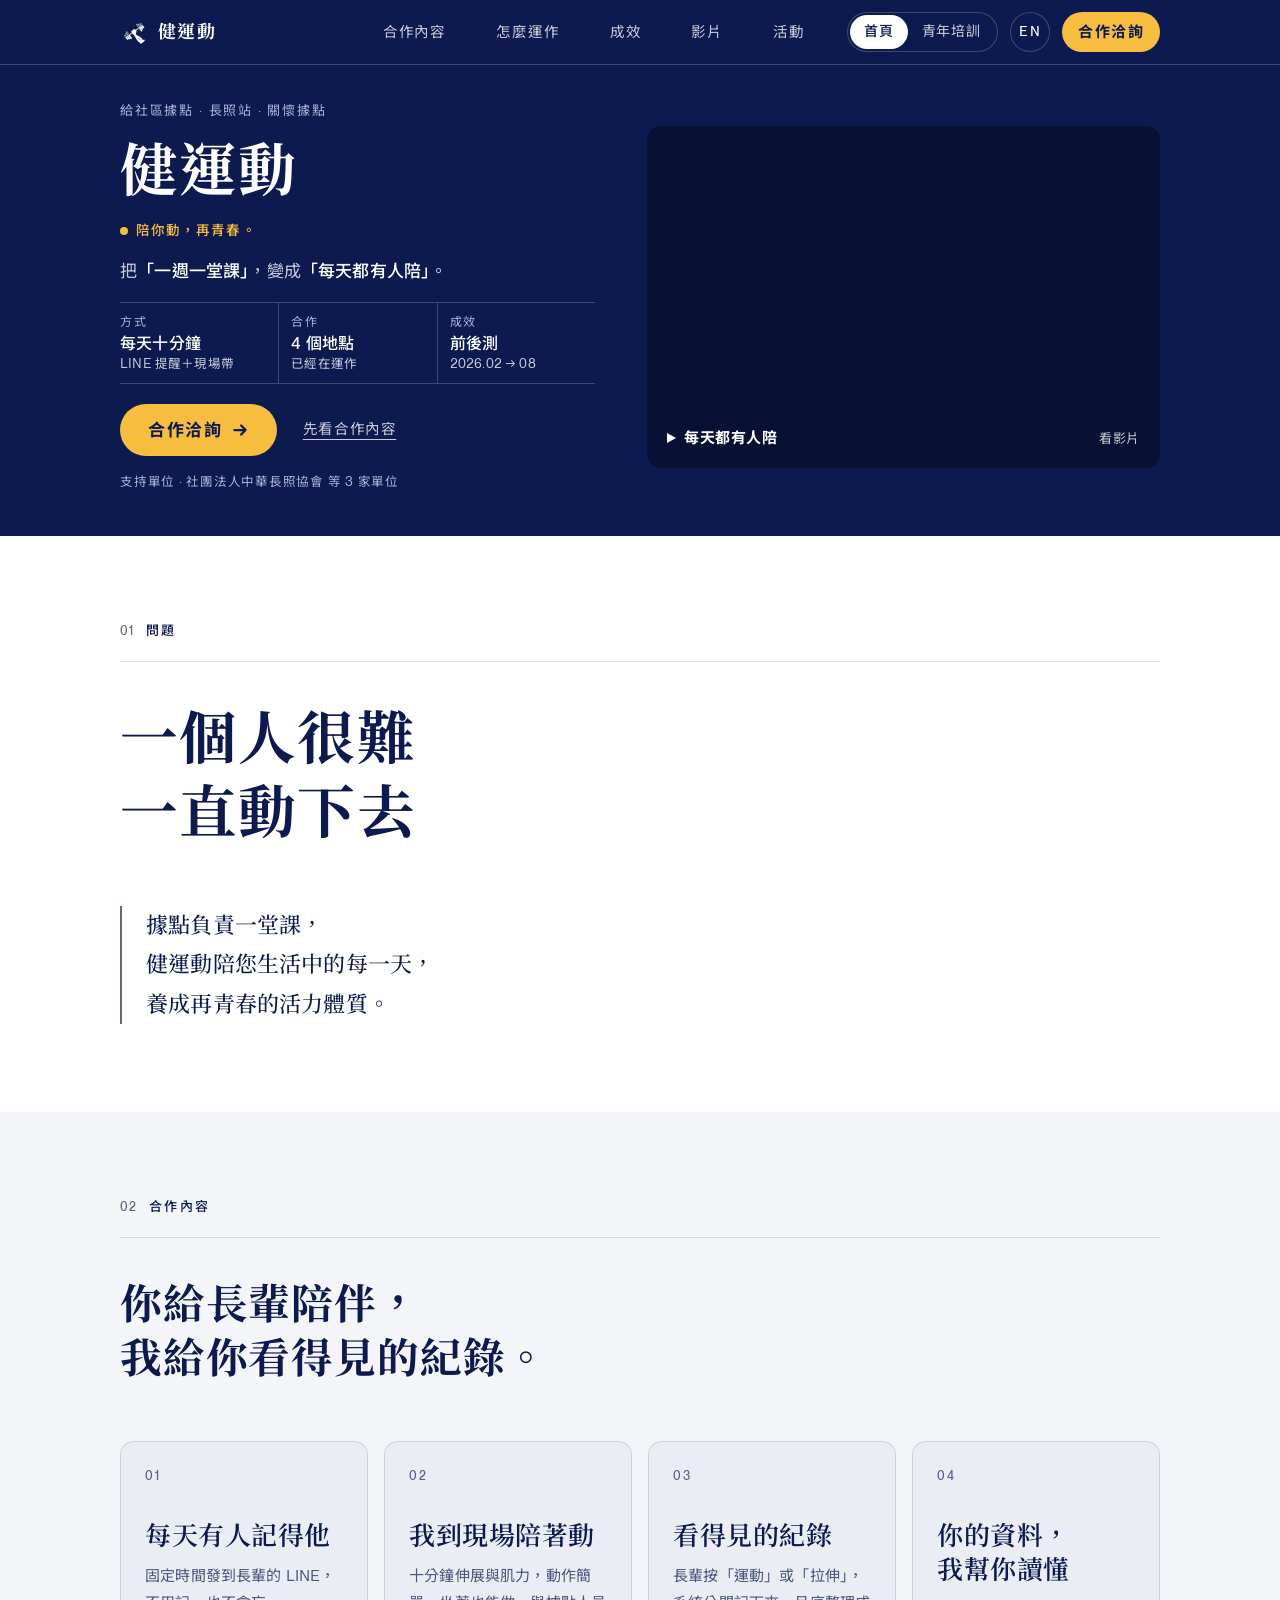
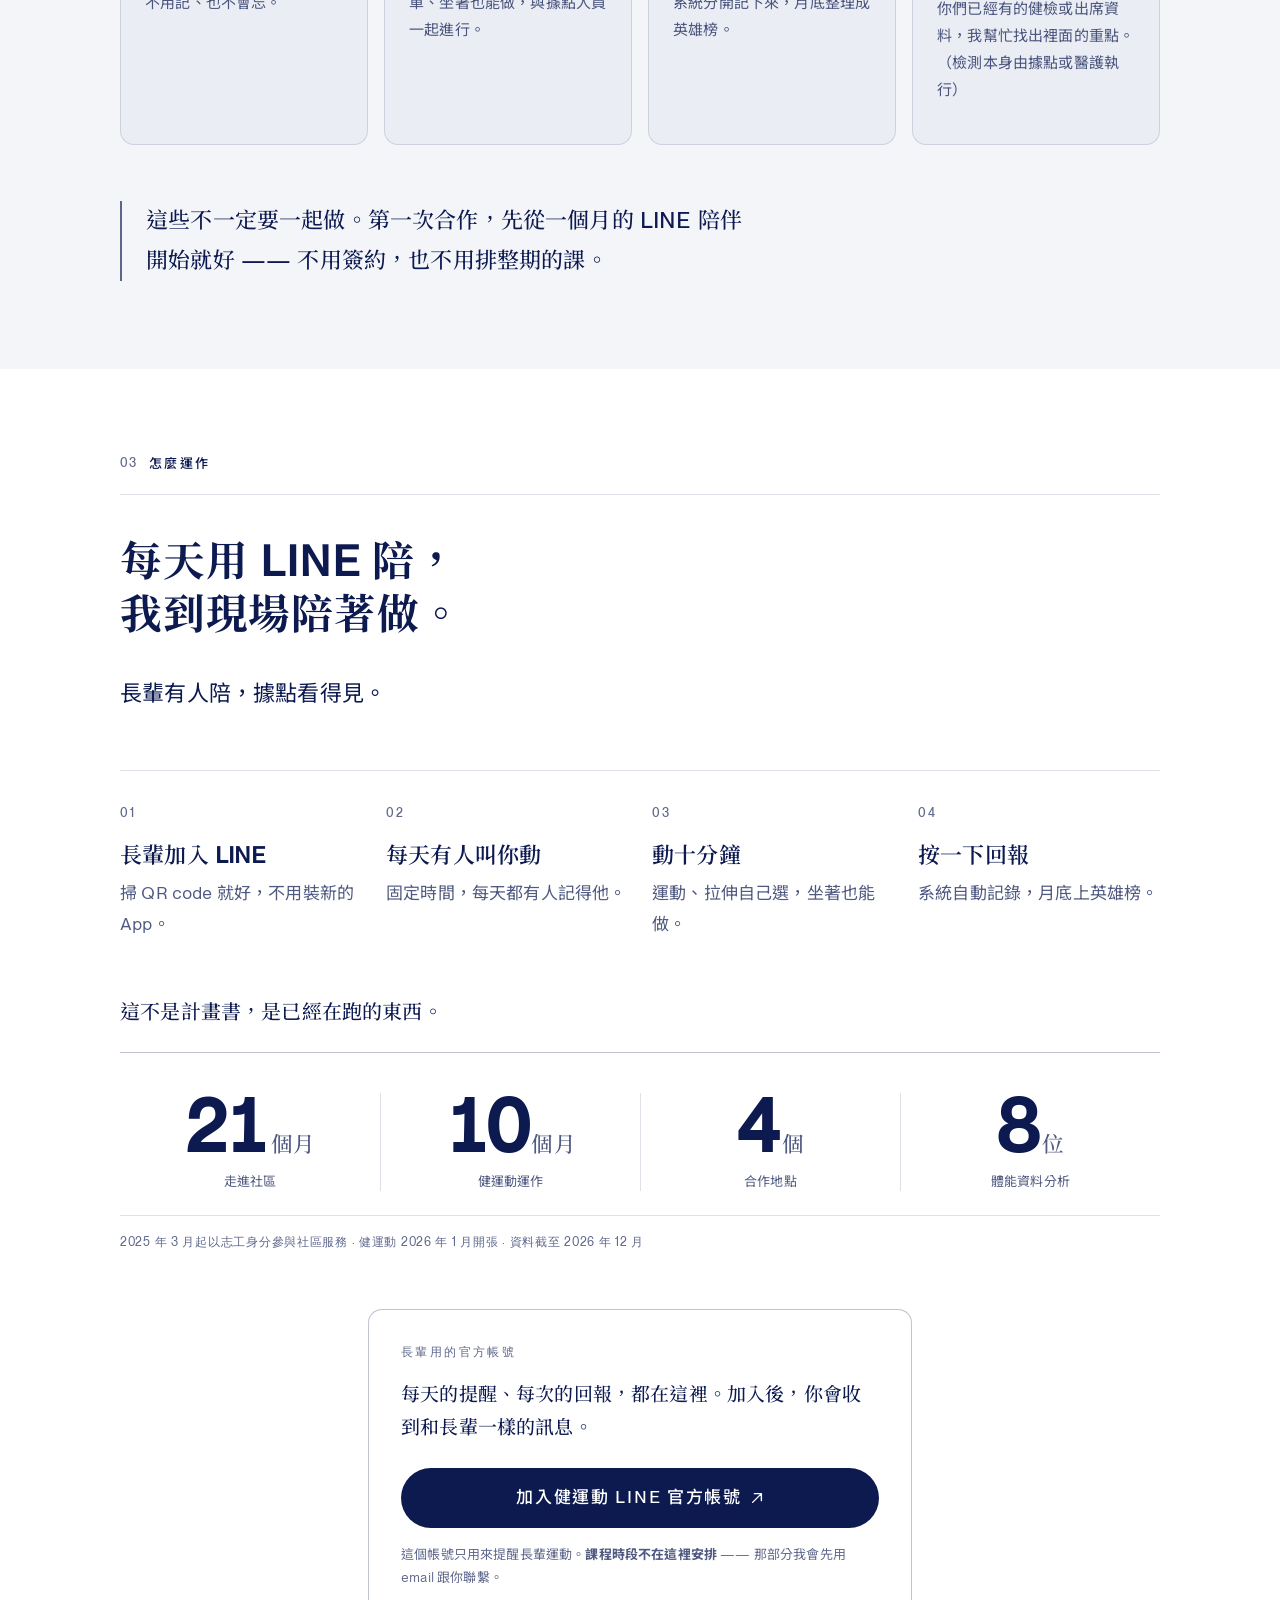
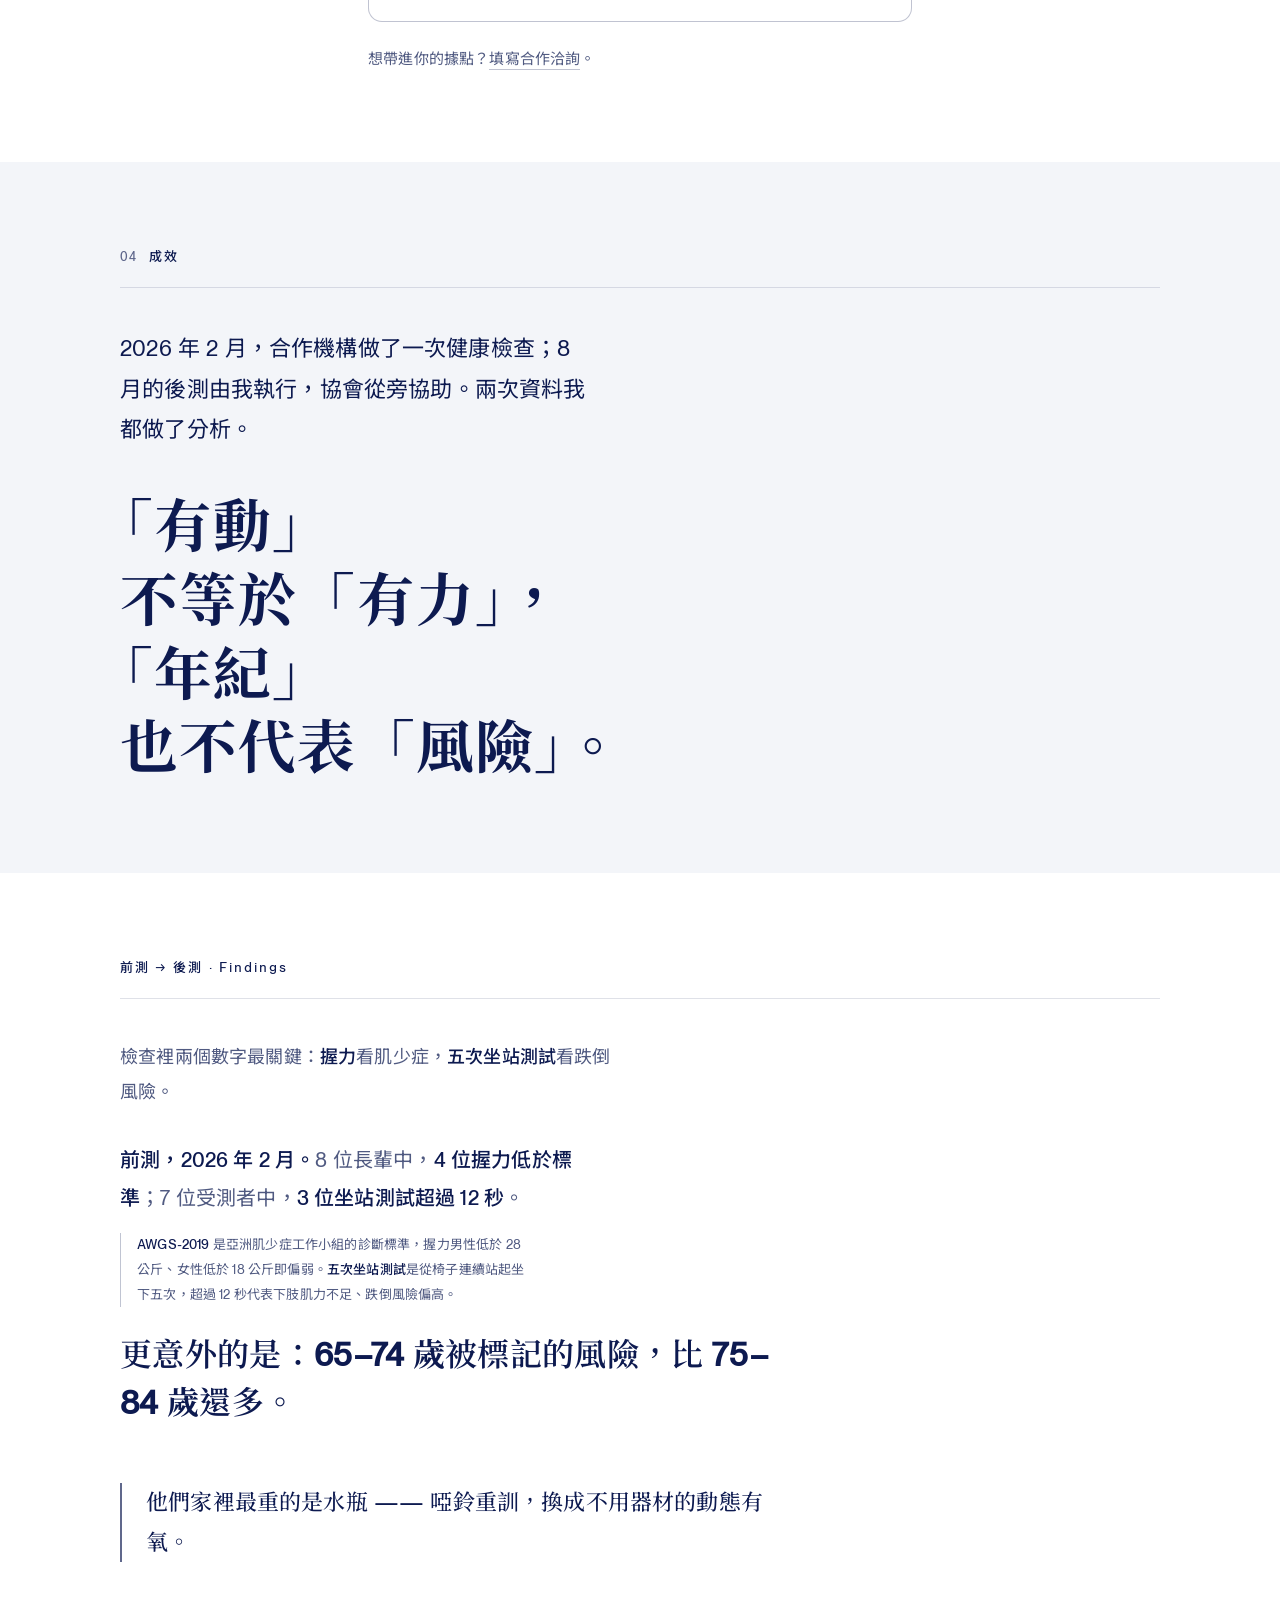
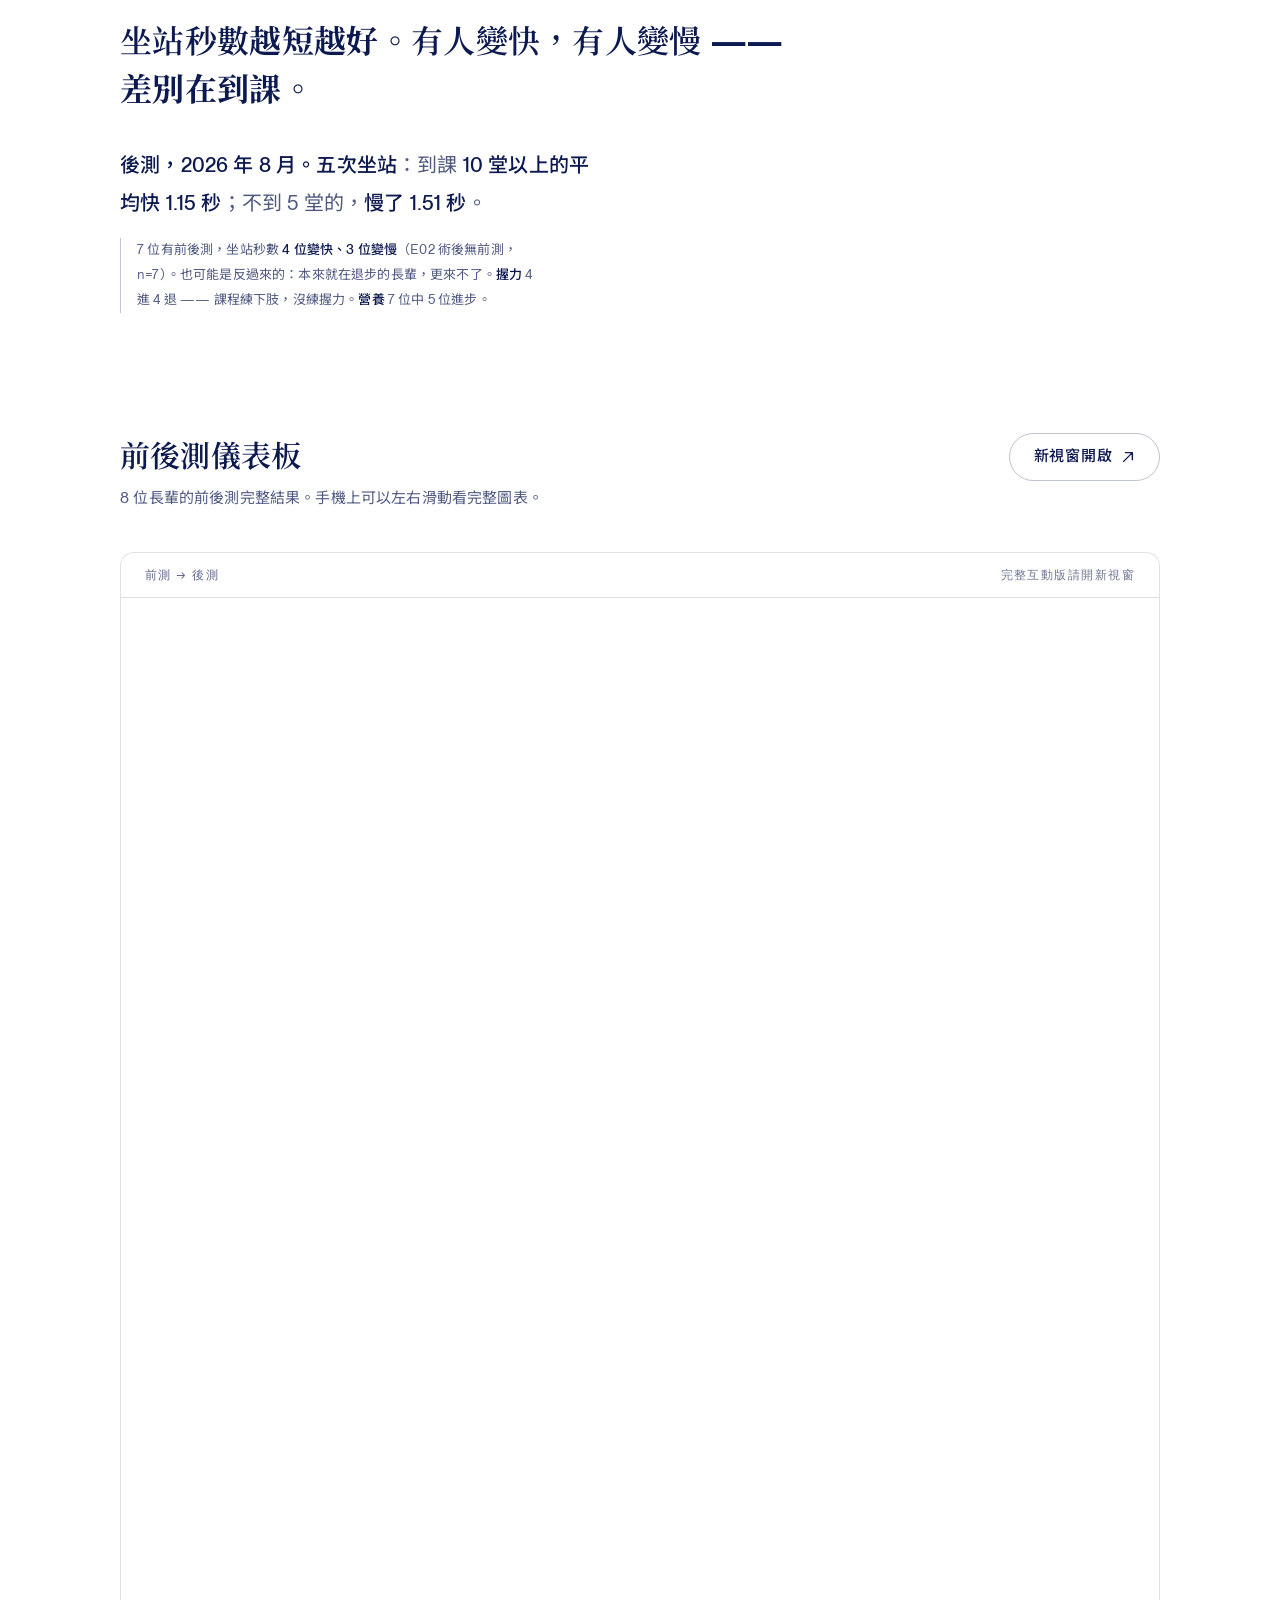
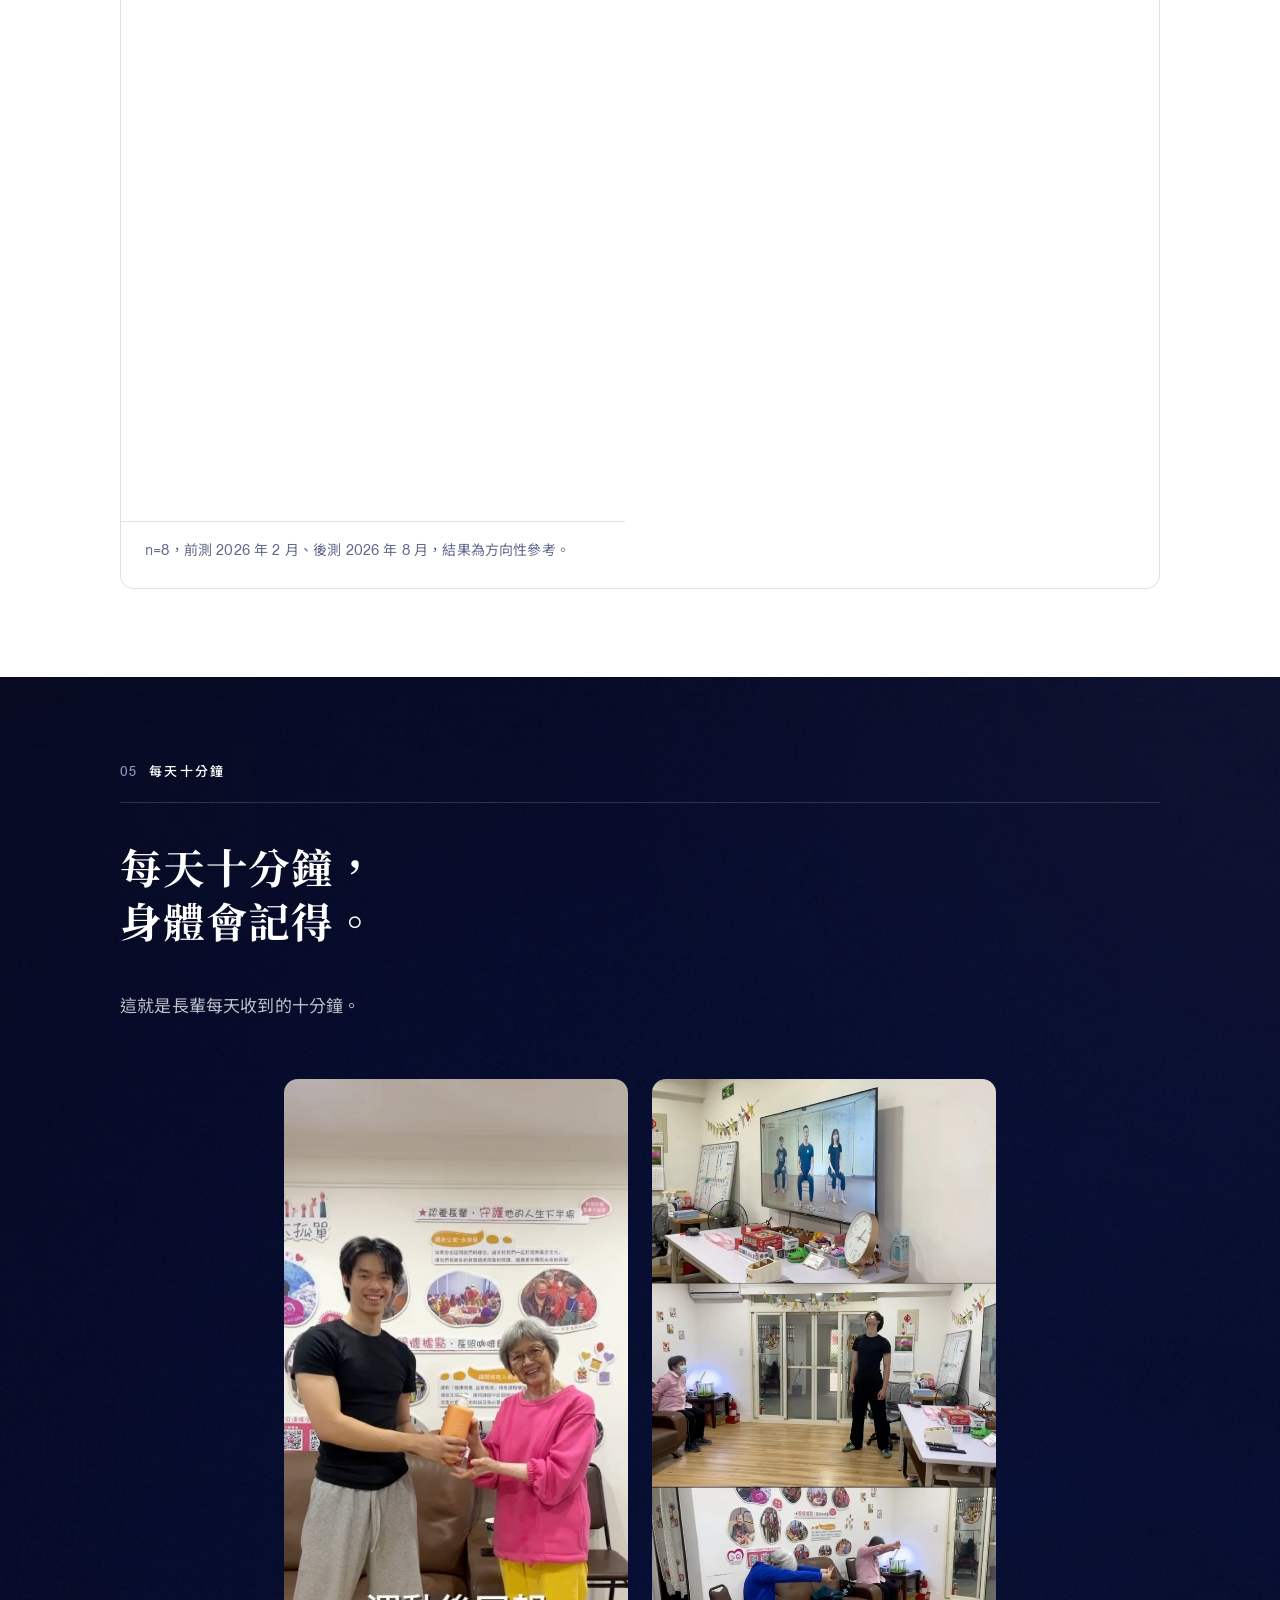
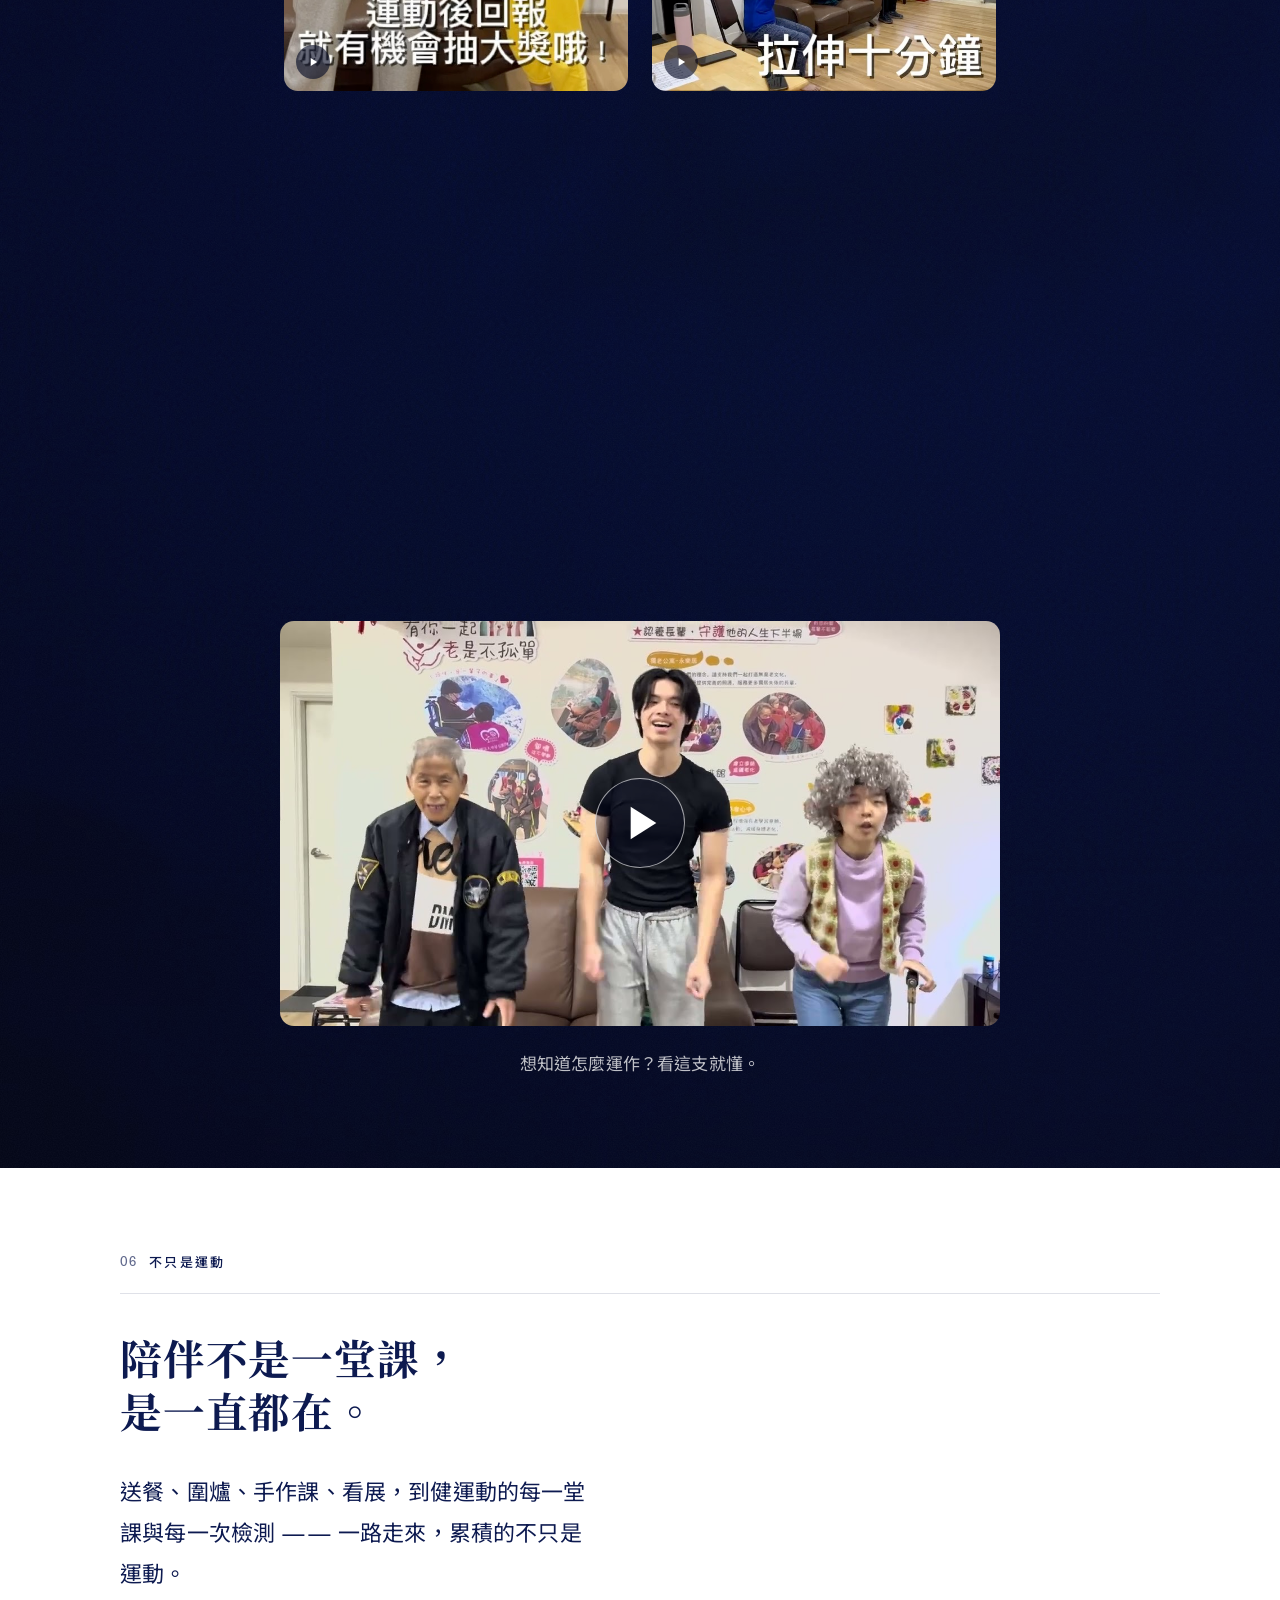
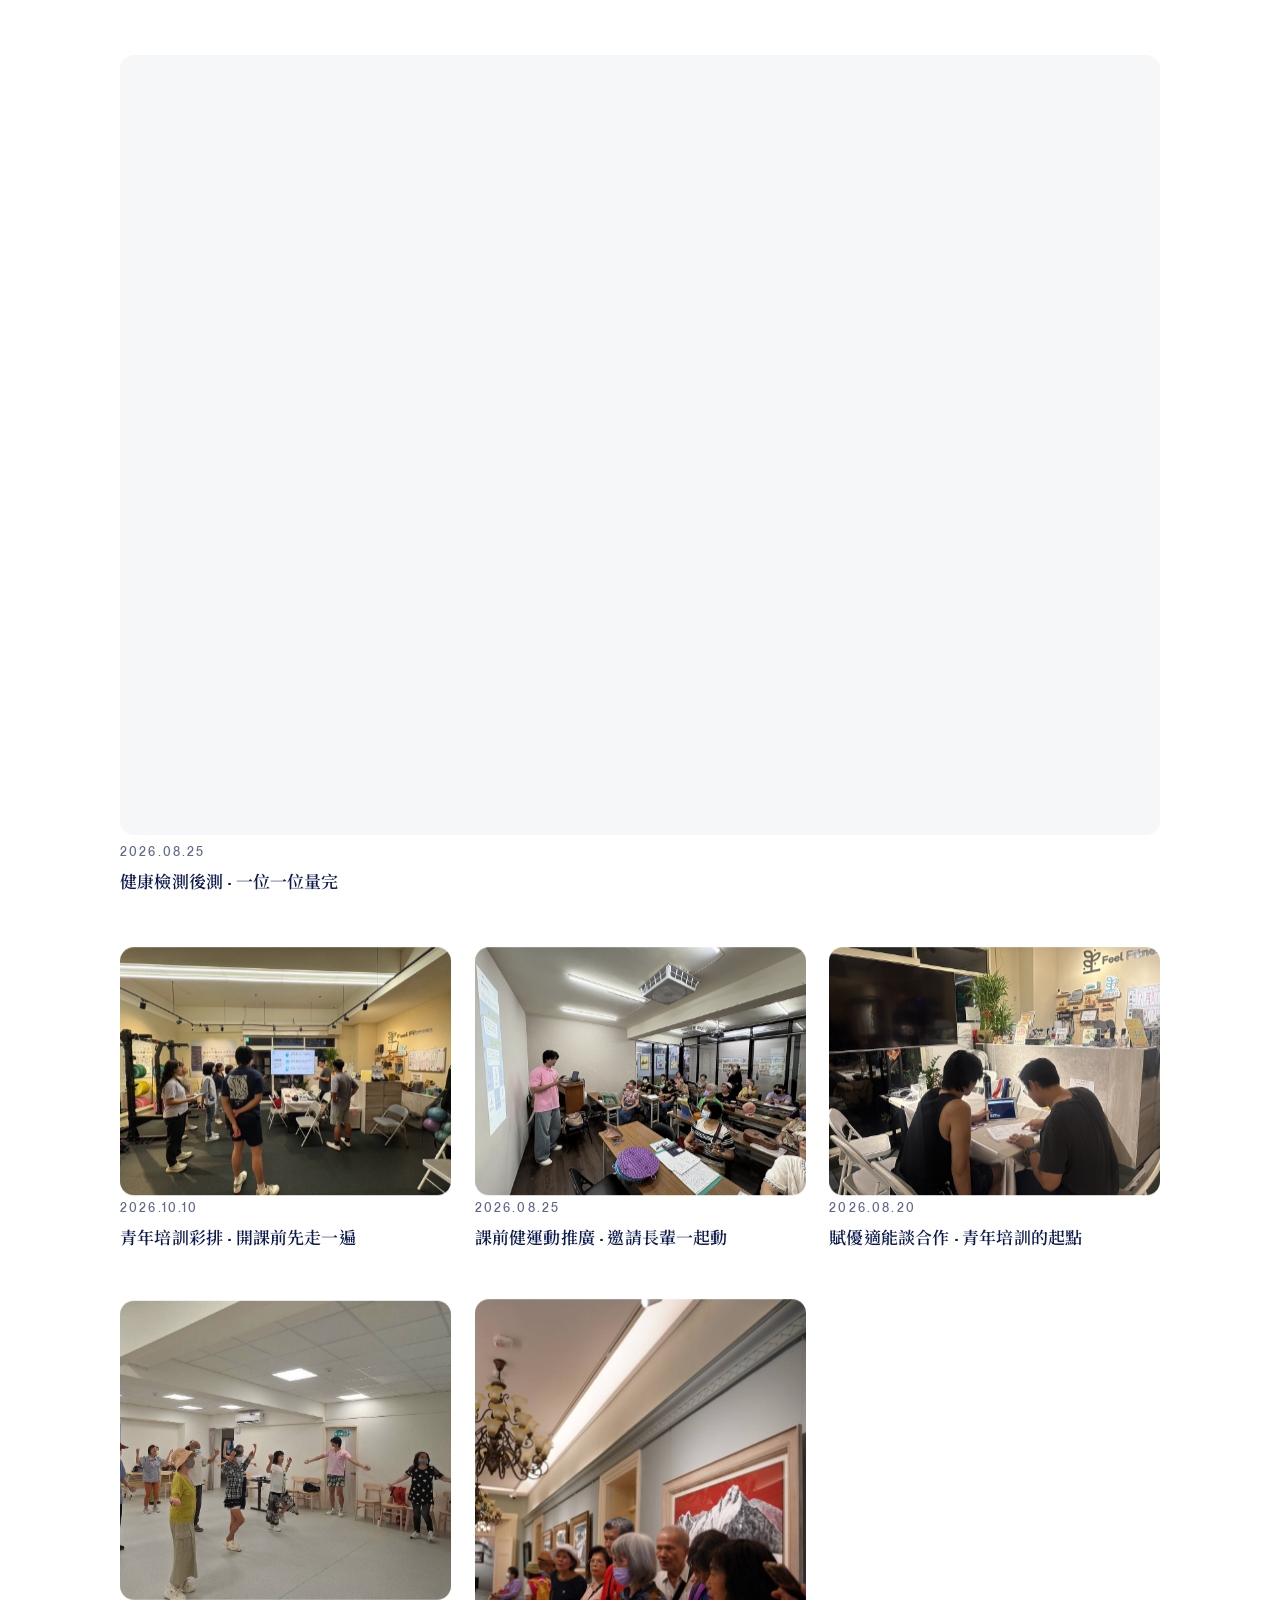
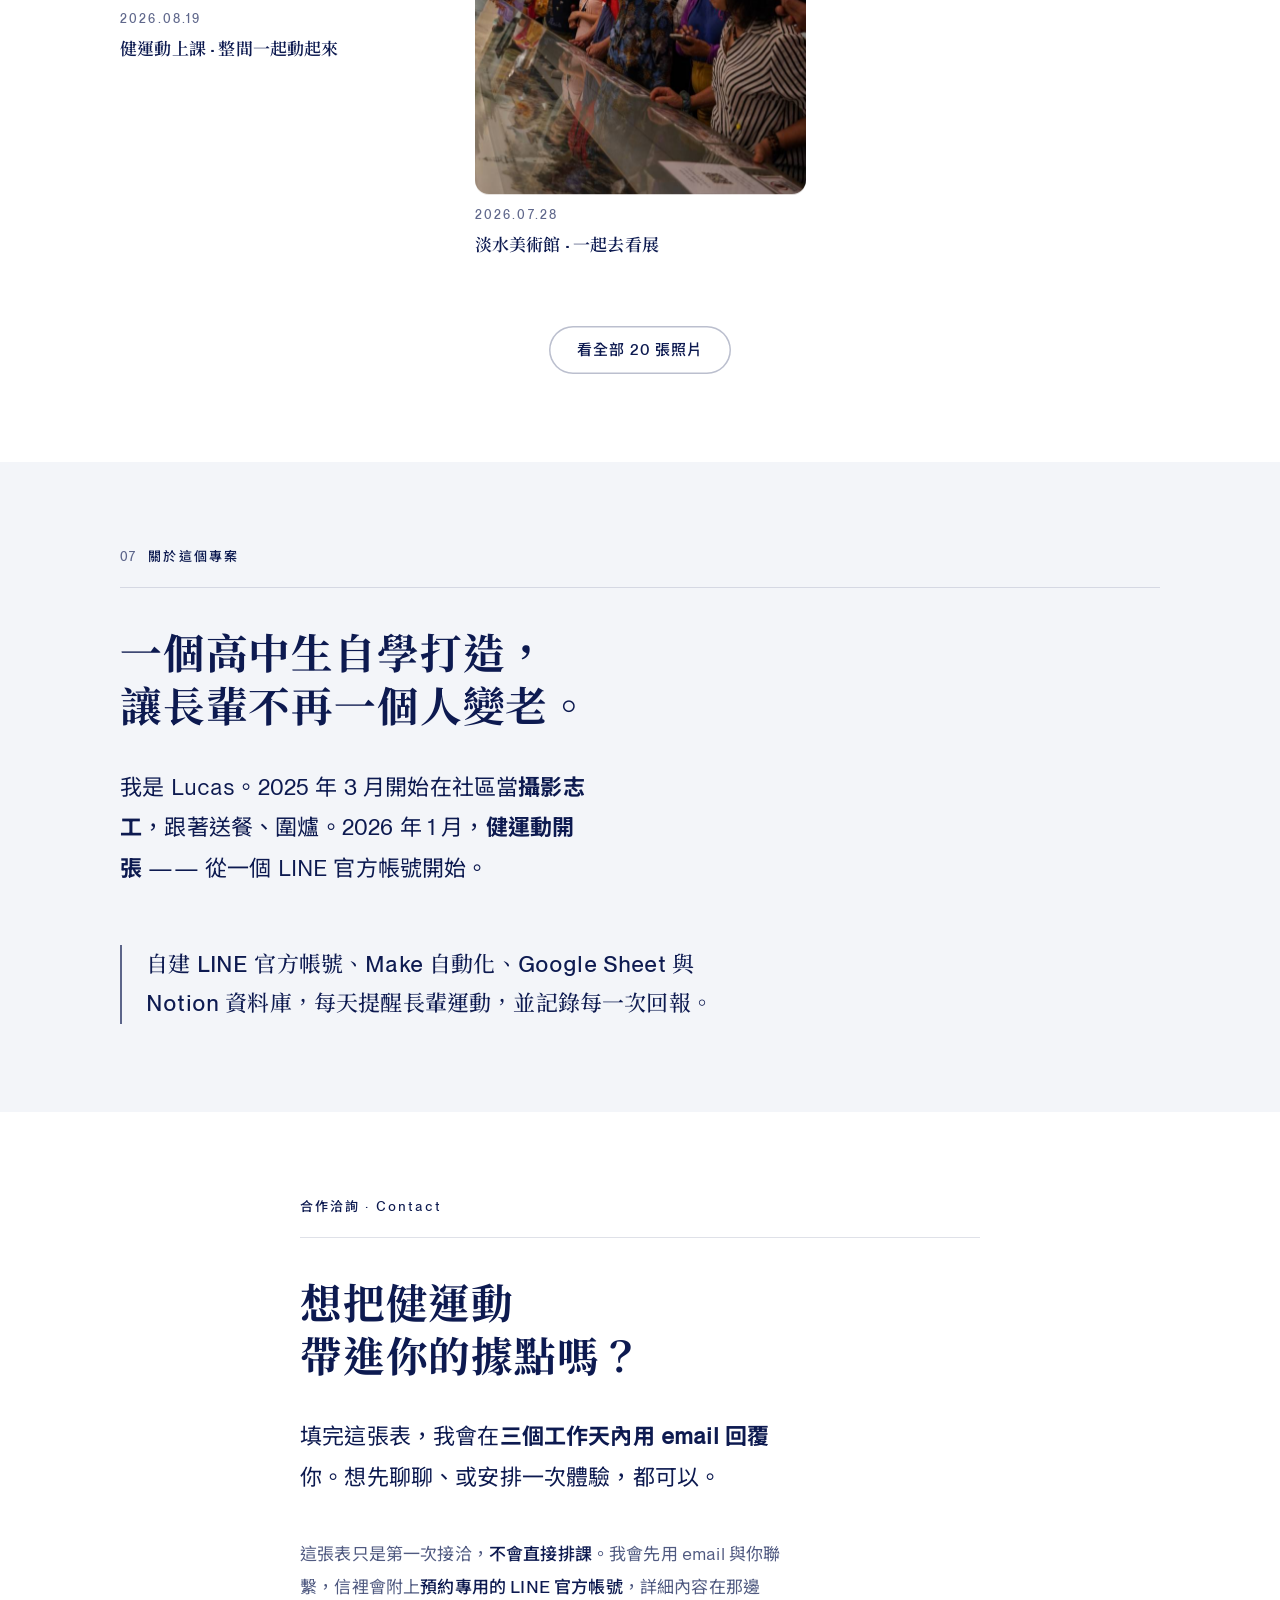
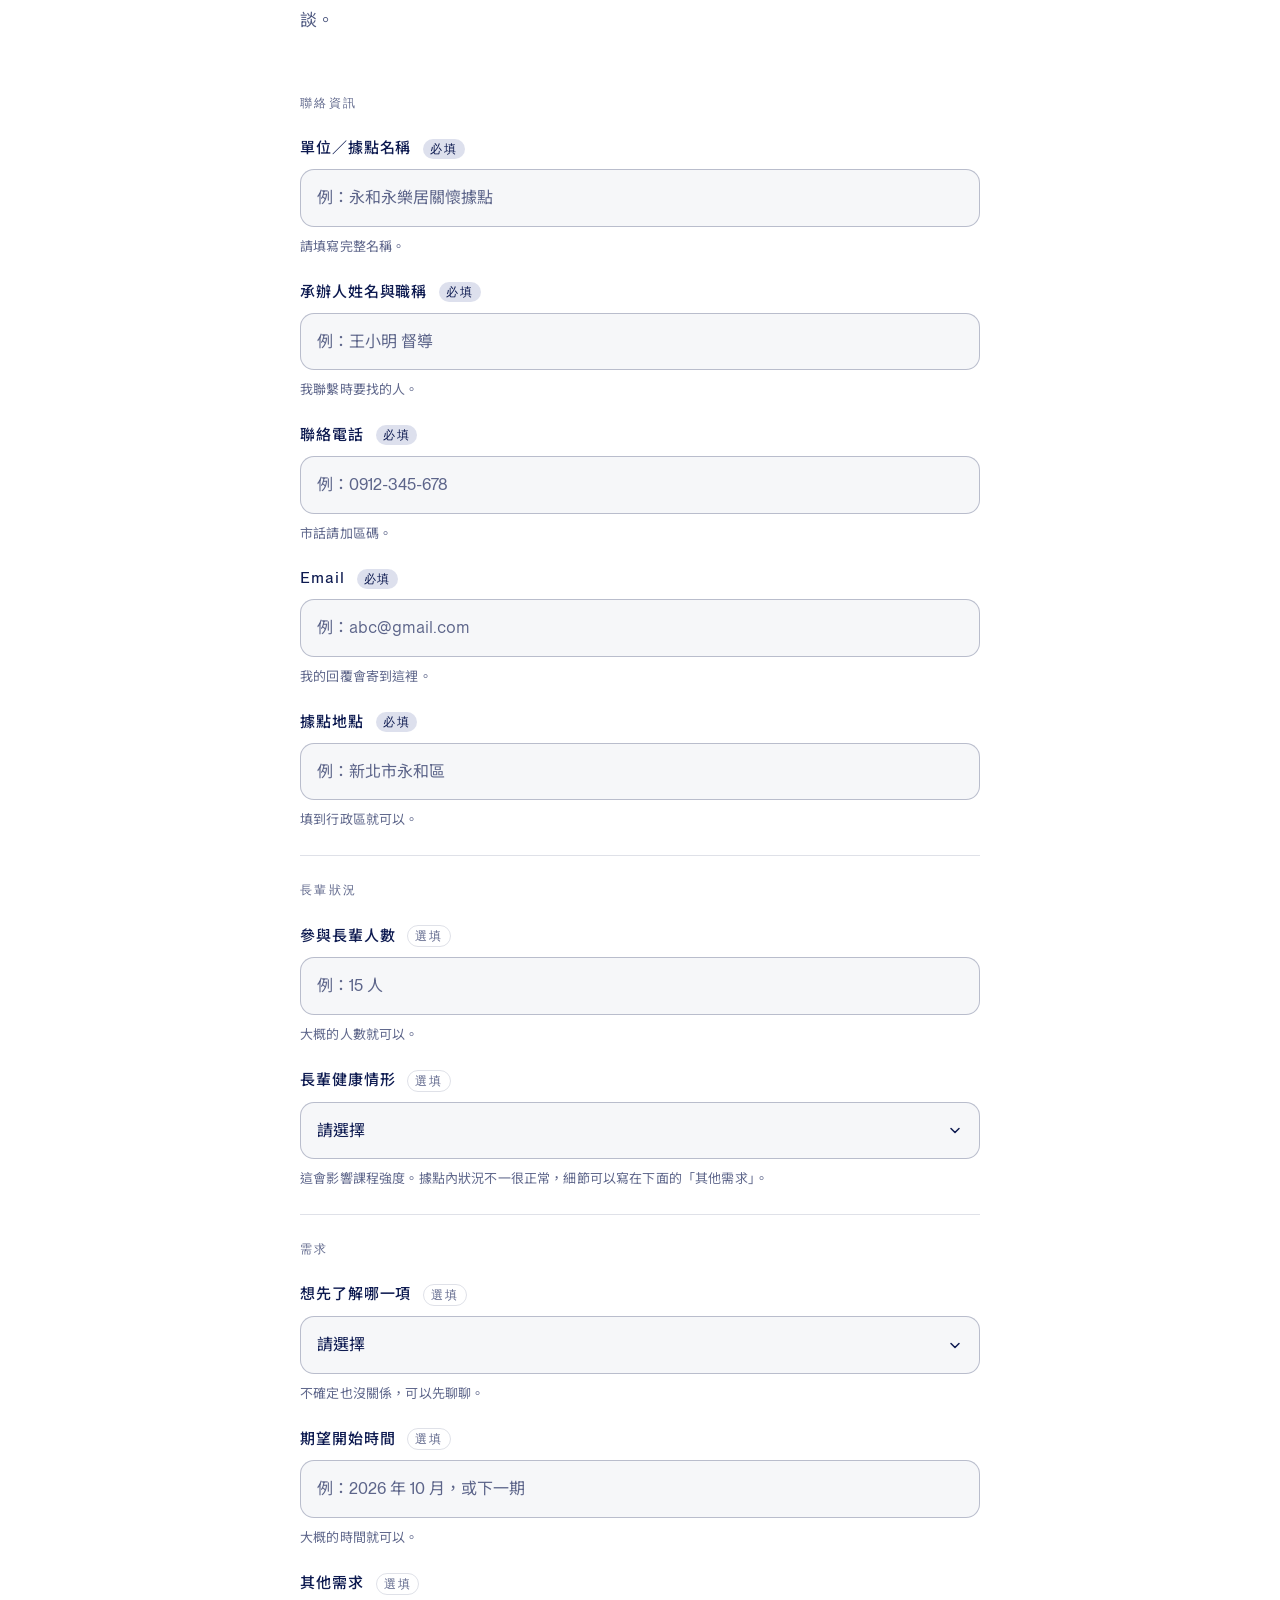
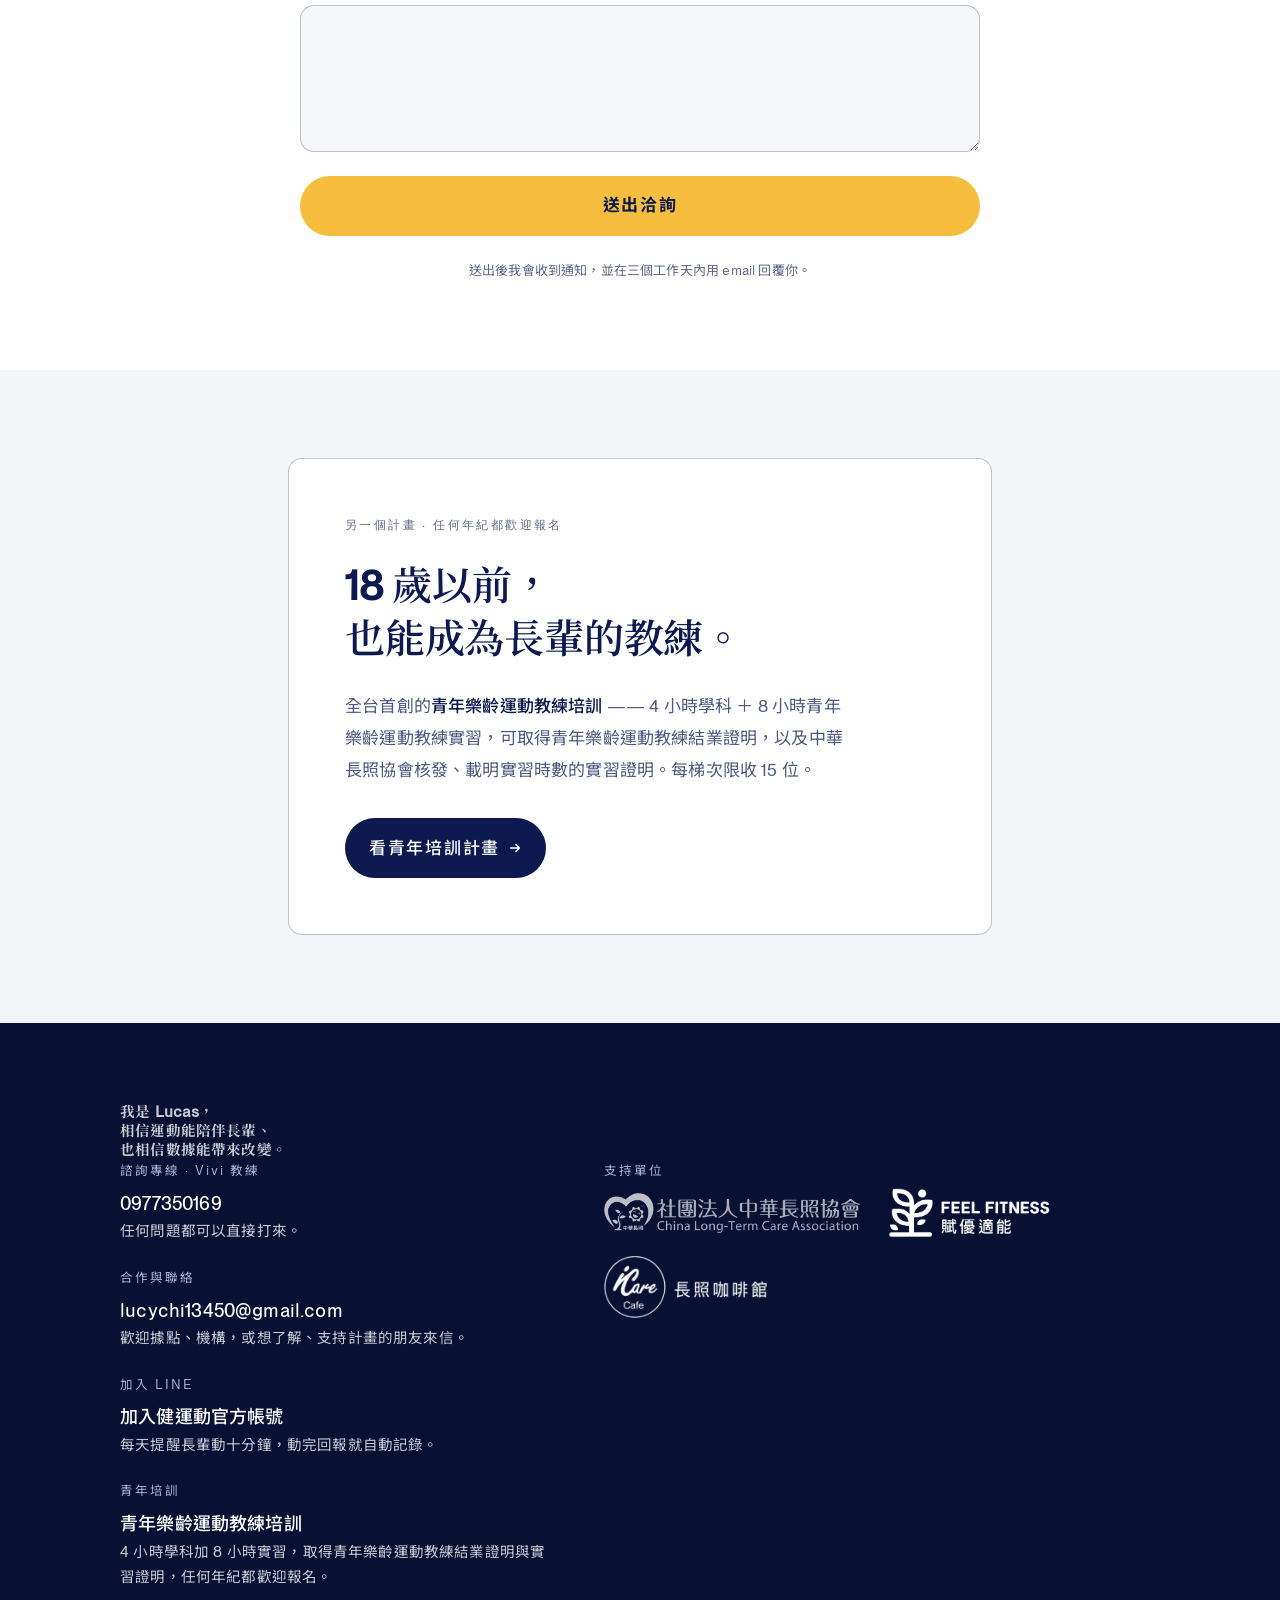
<file: index.html>
<!DOCTYPE html>
<html lang="zh-Hant">
<head>
<meta charset="utf-8">
<meta name="viewport" content="width=device-width, initial-scale=1, viewport-fit=cover">
<title data-en="Daily Ten · Moving with you, young again">健運動 Daily Ten · 陪你動，再青春</title>
<meta name="description" content="健運動 Daily Ten：陪你動，再青春。據點負責一堂課，健運動陪長輩生活中的每一天。給社區據點、長照站與關懷據點。">
<meta name="theme-color" content="#0d1a50">
<meta name="format-detection" content="telephone=no">

<meta property="og:type" content="website">
<meta property="og:locale" content="zh_TW">
<meta property="og:site_name" content="健運動 Daily Ten">
<meta property="og:url" content="https://lucassuc.github.io/senior-fitness/">
<meta property="og:title" content="健運動 Daily Ten · 陪你動，再青春">
<meta property="og:description" content="一個人很難一直動下去。據點負責一堂課，健運動陪您生活中的每一天，養成再青春的活力體質。">
<meta property="og:image" content="https://lucassuc.github.io/senior-fitness/assets/img/hero-og-1200.jpg?v=45">
<link rel="canonical" href="https://lucassuc.github.io/senior-fitness/">
<script type="application/ld+json">
{"@context":"https://schema.org","@type":"Organization","name":"健運動","alternateName":["Daily Ten","健運動 Daily Ten"],"url":"https://lucassuc.github.io/senior-fitness/","logo":"https://lucassuc.github.io/senior-fitness/assets/img/icon-512.png","description":"每天用 LINE 陪社區長輩運動十分鐘，並到長照據點現場帶動。","areaServed":"新北市","email":"lucychi13450@gmail.com"}
</script>
<meta name="twitter:card" content="summary_large_image">

<link rel="icon" href="assets/img/icon-64.png?v=6" sizes="64x64">
<link rel="icon" href="assets/img/icon-192.png?v=6" sizes="192x192">
<link rel="apple-touch-icon" href="assets/img/icon-180.png?v=6">

<link rel="preload" href="assets/fonts/nm-text-400.woff2?v=6" as="font" type="font/woff2" crossorigin>
<link rel="preload" href="assets/fonts/nm-text-500.woff2?v=6" as="font" type="font/woff2" crossorigin>
<link rel="preload" href="assets/img/hero-mobile-1400.jpg?v=45" as="image" media="(max-width: 899px)">
<link rel="preload" href="assets/img/hero-2093.jpg?v=45" as="image" media="(min-width: 900px)">

<link rel="preconnect" href="https://fonts.googleapis.com">
<link rel="preconnect" href="https://fonts.gstatic.com" crossorigin>
<link rel="stylesheet" href="https://fonts.googleapis.com/css2?family=Noto+Sans+TC:wght@400;500;700&family=Noto+Serif+TC:wght@500;600;700&display=swap">
<!-- bump ?v= whenever you edit the css/js so browsers don't serve a stale copy -->
<link rel="stylesheet" href="assets/css/site.css?v=123">
<!-- v2: the chrome this page shares with course.html (bar, first screen,
     button, dock, footer) and the layer that brings the sections below into
     the same scale. Order matters: site.css, then v2, then home2. -->
<link rel="stylesheet" href="assets/css/v2.css?v=4">
<link rel="stylesheet" href="assets/css/home2.css?v=7">
<script>document.documentElement.className += " js";</script>
</head>
<body>

<a class="skip" href="#main" data-en="Skip to content">跳至主要內容</a>
<div class="progress" id="progress" aria-hidden="true"><i></i></div>

<div class="chapter" id="chapter" aria-hidden="true">
  <span class="chapter__no" id="chapterNo">01</span>
  <span class="chapter__name" id="chapterName" data-en="The problem">問題</span>
</div>

<!-- ══ bar ══
     The same bar as course.html: brand, this page's sections, the page switch
     (the page you are on is the filled half), EN, and the one gold action. -->
<header class="bar">
  <div class="vwrap">
    <a class="brand" href="#top" aria-label="健運動 — 回到頁首" data-en-aria="Daily Ten — back to top">
      <img src="assets/img/mark-320-glyph.png?v=60" alt="" width="28" height="28">
      <span data-en="Daily Ten">健運動</span>
    </a>
    <nav class="bar__links nav__links" aria-label="本頁導覽" data-en-aria="On this page">
      <a href="#offer" data-en="What you get">合作內容</a>
      <a href="#how" data-en="How">怎麼運作</a>
      <a href="#data" data-en="Results">成效</a>
      <a href="#video" data-en="Video">影片</a>
      <a href="#story" data-en="Moments">活動</a>
    </nav>
    <nav class="seg" aria-label="切換頁面" data-en-aria="Switch page">
      <a href="index.html" aria-current="page" data-en="Home">首頁</a>
      <a href="course.html" data-en="Youth course">青年培訓</a>
    </nav>
    <button class="langbtn" id="langBtn" type="button" lang="en" aria-label="Switch to English">EN</button>
    <a class="vbtn vbtn--sm" href="#book" data-en="Partner">合作洽詢</a>
  </div>
</header>

<main id="main">
<span id="top"></span>

<!-- ══ 1 · 第一眼 ══
     Same first screen as course.html, for this page's reader — a 據點承辦人:
     what it is, who it is for, three facts, and 合作洽詢, without scrolling.
     The photograph is unchanged (Lucas kept it): elders and the coach with
     their arms up. The one-line description was the opening line of #gap and
     moved up here; it is not repeated below. -->
<section class="vhero" aria-label="健運動" data-en-aria="Daily Ten">
  <div class="vwrap">
    <div class="vhero__text">
      <p class="vhero__eyebrow" data-en="For community care stations &amp; long-term care centres">給社區據點 · 長照站 · 關懷據點</p>
      <h1 data-en="Daily Ten">健運動</h1>
      <p class="status"><i aria-hidden="true"></i><span data-en="Moving with you — young again.">陪你動，再青春。</span></p>
      <p class="vhero__lede" data-en="Turn <strong>“one class a week”</strong> into <strong>“someone with you every day.”</strong>">把<strong>「一週一堂課」</strong>，變成<strong>「每天都有人陪」</strong>。</p>
      <dl class="quick">
        <div><dt data-en="How">方式</dt><dd data-en="10 min a day<small>LINE + in person</small>">每天十分鐘<small>LINE 提醒＋現場帶</small></dd></div>
        <div><dt data-en="Running at">合作</dt><dd data-en="4 sites<small>already running</small>">4 個地點<small>已經在運作</small></dd></div>
        <div><dt data-en="Results">成效</dt><dd data-en="Pre &amp; post test<small>Feb → Aug 2026</small>">前後測<small>2026.02 → 08</small></dd></div>
      </dl>
      <div class="vhero__act">
        <a class="vbtn" id="heroCta" href="#book"><span data-en="Partner with us">合作洽詢</span>
          <svg viewBox="0 0 16 16" aria-hidden="true"><path d="M3 8h10M9 4l4 4-4 4"/></svg>
        </a>
        <a class="vhero__alt" href="#offer" data-en="See what you get first">先看合作內容</a>
      </div>
      <!-- 等 3 家: names the lead credential and states the set has three
           members, so the other two read as deferred to the footer. -->
      <p class="vhero__by"><span data-en="Supported by the China Long-Term Care Association and two others">支持單位 · 社團法人中華長照協會 等 3 家單位</span></p>
    </div>

    <!-- The photo is the poster for a vertical YouTube Short (same pattern as
         the course hero): v2.js plays it in #player, which is set to 9:16. -->
    <a class="vhero__media" href="https://www.youtube.com/shorts/NmujPtonDwo" target="_blank" rel="noopener" data-yt="NmujPtonDwo" data-yt-title="健運動影片" data-en-yt-title="Daily Ten film" aria-label="播放健運動影片" data-en-aria="Play the Daily Ten film" style="--pos:50% 30%">
      <picture>
        <source media="(min-width: 900px)" srcset="assets/img/hero-2093.jpg?v=45">
        <img src="assets/img/hero-mobile-1400.jpg?v=45" alt="長輩與帶運動的青年一起高舉手臂，笑著活動身體" data-en-alt="Three elders and the young coach raising their arms by an outdoor railing, laughing as they move together" width="1400" height="933" fetchpriority="high" decoding="async">
      </picture>
      <span class="vhero__play" aria-hidden="true"><svg viewBox="0 0 24 24"><path d="M8 5v14l11-7z"/></svg></span>
      <span class="vhero__cap"><b data-en="Someone with you every day">每天都有人陪</b><span data-en="Watch the film">看影片</span></span>
    </a>
  </div>
</section>

<nav class="jump" aria-label="快速前往" data-en-aria="Jump to">
  <div class="vwrap">
    <a href="#offer"><span data-en="What you get">合作內容</span><svg viewBox="0 0 16 16" aria-hidden="true"><path d="M8 3v10M4 9l4 4 4-4"/></svg></a>
    <a href="#how"><span data-en="How it works">怎麼運作</span><svg viewBox="0 0 16 16" aria-hidden="true"><path d="M8 3v10M4 9l4 4 4-4"/></svg></a>
    <a href="#data"><span data-en="Results">成效數據</span><svg viewBox="0 0 16 16" aria-hidden="true"><path d="M8 3v10M4 9l4 4 4-4"/></svg></a>
    <a href="#story"><span data-en="Moments">活動紀錄</span><svg viewBox="0 0 16 16" aria-hidden="true"><path d="M8 3v10M4 9l4 4 4-4"/></svg></a>
  </div>
</nav>

<!-- ══ 2 · 問題 ══
     The director's words, used verbatim. The old version argued with
     arithmetic (12 堂 = 12 小時); this one names the feeling instead, which is
     what a 承辦人 actually recognises in their own elders. -->
<section class="sec sec--paper" id="gap">
  <div class="wrap">
    <p class="eyebrow" data-reveal><em>01</em><span data-en="The problem">問題</span></p>

    <h2 class="statement">
      <span class="mask"><i style="--d:0ms" data-en="Alone, it is hard">一個人很難</i></span>
      <span class="mask"><i style="--d:90ms" data-en="to keep moving.">一直動下去</i></span>
    </h2>

    <blockquote class="pullout" data-reveal style="--d:200ms" data-en="The care station runs the class. Daily Ten stays with them the other days — building the energy to feel young again.">
      據點負責一堂課，<br>健運動陪您生活中的每一天，<br>養成再青春的活力體質。
    </blockquote>

  </div>
</section>

<!-- Section order, 2026-11-13: a 承辦人 asks "what do I get" before "how does
     it work", so 合作內容 follows the problem directly; then how, then the
     evidence, then the film and the photographs. Keep CHAPTERS in site.js and
     the bar links in this same order. -->
<!-- ══ 3 · 合作內容 ══
     Framed as the director asked: what the elder is given, and what the station
     gets back. Two sides, one section. -->
<section class="sec sec--tint" id="offer">
  <div class="wrap">
    <p class="eyebrow" data-reveal><em>02</em><span data-en="What you get">合作內容</span></p>

    <h2 class="h2">
      <span class="mask"><i style="--d:0ms" data-en="You give them company.">你給長輩陪伴，</i></span>
      <span class="mask"><i style="--d:100ms" data-en="You get it in writing.">我給你看得見的紀錄。</i></span>
    </h2>

    <ul class="cards">
      <li class="card" data-reveal>
        <em class="card__no">01</em>
        <h3 data-en="A daily reminder">每天有人記得他</h3>
        <p data-en="Same time, every day, straight to their LINE.">固定時間發到長輩的 LINE，不用記、也不會忘。</p>
      </li>
      <li class="card" data-reveal style="--d:70ms">
        <em class="card__no">02</em>
        <h3 data-en="I come in person">我到現場陪著動</h3>
        <p data-en="Ten minutes of stretching and strength — simple, seated is fine — alongside your own staff.">十分鐘伸展與肌力，動作簡單、坐著也能做，與據點人員一起進行。</p>
      </li>
      <li class="card" data-reveal style="--d:70ms">
        <em class="card__no">03</em>
        <h3 data-en="A record you can show">看得見的紀錄</h3>
        <p data-en="They tap “exercise” or “stretch”; both are logged separately, with a monthly honour roll.">長輩按「運動」或「拉伸」，系統分開記下來，月底整理成英雄榜。</p>
      </li>
      <li class="card" data-reveal style="--d:140ms">
        <em class="card__no">04</em>
        <h3 data-en="Making sense of your data">你的資料，我幫你讀懂</h3>
        <p data-en="Health-check or attendance data you already hold — I find what matters in it. (Testing itself stays with your staff or clinicians.)">你們已經有的健檢或出席資料，我幫忙找出裡面的重點。（檢測本身由據點或醫護執行）</p>
      </li>
    </ul>

    <blockquote class="pullout" data-reveal data-en="Pick one, or all of them. For a first collaboration, one month of LINE company is plenty — no contract, no full term to schedule.">
      這些不一定要一起做。第一次合作，先從一個月的 LINE 陪伴開始就好 —— 不用簽約，也不用排整期的課。
    </blockquote>
  </div>
</section>

<!-- ══ 4 · 怎麼運作 ══ -->
<section class="sec sec--paper" id="how">
  <div class="wrap">
    <p class="eyebrow" data-reveal><em>03</em><span data-en="How it works">怎麼運作</span></p>

    <h2 class="h2">
      <span class="mask"><i style="--d:0ms" data-en="LINE keeps them company.">每天用 LINE 陪，</i></span>
      <span class="mask"><i style="--d:100ms" data-en="I come and lead in person.">我到現場陪著做。</i></span>
    </h2>

    <p class="sec__intro" data-reveal style="--d:80ms" data-en="Elders get company. The care station gets a record.">長輩有人陪，據點看得見。</p>

    <ol class="flow">
      <li class="flow__step" data-reveal>
        <em class="flow__no">01</em>
        <h3 class="flow__h" data-en="Join on LINE">長輩加入 LINE</h3>
        <p class="flow__p" data-en="Scan a QR code. No new app to install.">掃 QR code 就好，不用裝新的 App。</p>
      </li>
      <li class="flow__step" data-reveal style="--d:70ms">
        <em class="flow__no">02</em>
        <h3 class="flow__h" data-en="A daily nudge">每天有人叫你動</h3>
        <p class="flow__p" data-en="Same time every day, someone remembers them.">固定時間，每天都有人記得他。</p>
      </li>
      <li class="flow__step" data-reveal style="--d:140ms">
        <em class="flow__no">03</em>
        <h3 class="flow__h" data-en="Ten minutes">動十分鐘</h3>
        <p class="flow__p" data-en="Exercise or stretching, their choice. Sitting is fine.">運動、拉伸自己選，坐著也能做。</p>
      </li>
      <li class="flow__step" data-reveal style="--d:210ms">
        <em class="flow__no">04</em>
        <h3 class="flow__h" data-en="One tap to check in">按一下回報</h3>
        <p class="flow__p" data-en="Logged automatically — and on the honour roll at month end.">系統自動記錄，月底上英雄榜。</p>
      </li>
    </ol>

    <p class="stats__lead" data-reveal style="--d:60ms" data-en="Not a proposal. Already running.">這不是計畫書，是已經在跑的東西。</p>

    <ul class="stats" data-reveal style="--d:120ms">
      <li class="stat">
        <span class="stat__n" data-since="2025-03-01">17<span class="stat__u" data-en=" months">個月</span></span>
        <span class="stat__l" data-en="in the community">走進社區</span>
      </li>
      <li class="stat">
        <span class="stat__n" data-since="2026-01-31">6<span class="stat__u" data-en=" months">個月</span></span>
        <span class="stat__l" data-en="of Daily Ten">健運動運作</span>
      </li>
      <li class="stat">
        <span class="stat__n">4<span class="stat__u" data-en=" sites">個</span></span>
        <span class="stat__l" data-en="in partnership">合作地點</span>
      </li>
      <li class="stat">
        <span class="stat__n">8<span class="stat__u" data-en=" elders">位</span></span>
        <span class="stat__l" data-en="fitness data analysed">體能資料分析</span>
      </li>
    </ul>

    <!-- data-en must NOT sit on this <p>: swapping its innerHTML would destroy
         #dataStamp, which site.js writes the live date into. Translate the
         prose span only and leave the stamp to JS. -->
    <p class="stats__note" data-reveal style="--d:160ms"><span data-en="Volunteering here since Mar 2025 · Daily Ten launched Jan 2026 · ">2025 年 3 月起以志工身分參與社區服務 · 健運動 2026 年 1 月開張 · </span><span id="dataStamp"></span></p>

    <div class="linecard" data-reveal style="--d:200ms">
      <p class="linecard__label" data-en="The elders' LINE account">長輩用的官方帳號</p>
      <p class="linecard__lede" data-en="Every reminder, every check-in lives here. Add it and you get exactly what they get.">每天的提醒、每次的回報，都在這裡。加入後，你會收到和長輩一樣的訊息。</p>
      <a class="btn btn--solid btn--big" href="https://line.me/R/ti/p/@217xlrbb" target="_blank" rel="noopener">
        <span data-en="Add the LINE account">加入健運動 LINE 官方帳號</span>
        <svg viewBox="0 0 16 16" aria-hidden="true"><path d="M5 3h8v8M13 3 3 13"/></svg>
      </a>
      <p class="linecard__fine" data-en="This account only sends daily reminders. <strong>Scheduling is not arranged here</strong> — I get in touch by email for that.">這個帳號只用來提醒長輩運動。<strong>課程時段不在這裡安排</strong> —— 那部分我會先用 email 跟你聯繫。</p>
    </div>

    <p class="join__note" data-reveal style="--d:260ms" data-en="Want this at your care station? <a href=&quot;#book&quot;>Get in touch</a>.">
想帶進你的據點？<a href="#book">填寫合作洽詢</a>。
    </p>
  </div>
</section>

<!-- ══ 5 · 成效 ══ -->
<section class="sec sec--tint" id="data">
  <div class="wrap">
    <p class="eyebrow" data-reveal><em>04</em><span data-en="Results">成效</span></p>

    <p class="sec__intro" data-reveal style="--d:80ms" data-en="Feb 2026: our partner organisation ran a health check. I ran the August post-test myself, with the association assisting. I analysed both rounds.">2026 年 2 月，合作機構做了一次健康檢查；8 月的後測由我執行，協會從旁協助。兩次資料我都做了分析。</p>

    <h2 class="statement">
      <span class="mask mask--q"><i style="--d:0ms" data-en="“Active”">「有動」</i></span>
      <span class="mask"><i style="--d:90ms" data-en="is not “strong”.">不等於「有力」，</i></span>
      <span class="mask mask--q"><i style="--d:180ms" data-en="“Old”">「年紀」</i></span>
      <span class="mask"><i style="--d:270ms" data-en="is not “at risk”.">也不代表「風險」。</i></span>
    </h2>
  </div>
</section>

<section class="sec sec--paper" id="findings" aria-labelledby="dash-h">
  <div class="wrap">
    <p class="eyebrow" data-reveal><span data-en="Pre-test → post-test · Findings">前測 → 後測 · Findings</span></p>

    <p class="finding__intro" data-reveal data-en="Two numbers matter most: <b>grip strength</b> for sarcopenia, and the <b>five-times sit-to-stand</b> for fall risk.">
檢查裡兩個數字最關鍵：<b>握力</b>看肌少症，<b>五次坐站測試</b>看跌倒風險。
    </p>

    <p class="finding__lead" data-reveal style="--d:80ms" data-en="<b>Pre-test, Feb 2026.</b> Of 8 elders, <b>4 were below the grip threshold</b>. Of 7 tested, <b>3 took over 12 seconds</b>.">
      <b>前測，2026 年 2 月。</b>8 位長輩中，<b>4 位握力低於標準</b>；7 位受測者中，<b>3 位坐站測試超過 12 秒</b>。
    </p>

    <p class="finding__fine" data-reveal style="--d:120ms" data-en="<b>AWGS-2019</b> is the Asian Working Group for Sarcopenia standard — under 28 kg for men, 18 kg for women. The <b>five-times sit-to-stand</b> times five stands from a chair; over 12 seconds signals weak legs and higher fall risk.">
      <b>AWGS-2019</b> 是亞洲肌少症工作小組的診斷標準，握力男性低於 28 公斤、女性低於 18 公斤即偏弱。<b>五次坐站測試</b>是從椅子連續站起坐下五次，超過 12 秒代表下肢肌力不足、跌倒風險偏高。
    </p>

    <p class="finding__turn" data-reveal style="--d:160ms" data-en="The surprise: <b>65–74</b> were flagged more often than <b>75–84</b>.">
      更意外的是：<b>65–74 歲</b>被標記的風險，比 <b>75–84 歲</b>還多。
    </p>

    <blockquote class="pullout" data-reveal style="--d:240ms" data-en="The heaviest thing in their homes is a water bottle. So the dumbbell session became equipment-free cardio.">
      他們家裡最重的是水瓶 —— 啞鈴重訓，換成不用器材的動態有氧。
    </blockquote>

    <p class="finding__turn" data-reveal data-en="On the sit-to-stand, <b>fewer seconds is better</b>. Some got faster, some got slower — <b>the difference was turning up.</b>">
      坐站秒數<b>越短越好</b>。有人變快，有人變慢 —— <b>差別在到課</b>。
    </p>

    <p class="finding__lead" data-reveal style="--d:80ms" data-en="<b>Post-test, Aug 2026.</b> <b>Five-times sit-to-stand</b>: 10+ classes averaged <b>1.15 s faster</b>; under 5 classes, <b>1.51 s slower</b>.">
      <b>後測，2026 年 8 月。</b><b>五次坐站</b>：到課 <b>10 堂以上的平均快 1.15 秒</b>；不到 5 堂的，<b>慢了 1.51 秒</b>。
    </p>

    <p class="finding__fine" data-reveal style="--d:160ms" data-en="Of the 7 with both tests, 4 got faster on the sit-to-stand and 3 got slower (E02 had surgery, no pre-test, so n=7). It can run the other way too: the elders already declining are the least able to come. <b>Grip</b> went 4 better, 4 worse — the classes trained legs, not grip. On <b>nutrition</b>, 5 of 7 improved.">
      7 位有前後測，坐站秒數 <b>4 位變快、3 位變慢</b>（E02 術後無前測，n=7）。也可能是反過來的：本來就在退步的長輩，更來不了。<b>握力</b> 4 進 4 退 —— 課程練下肢，沒練握力。<b>營養</b> 7 位中 5 位進步。
    </p>

    <div class="dash__head dash__head--spaced">
      <h3 class="h3" id="dash-h" data-reveal style="--d:60ms" data-en="Pre- and post-test dashboard">前後測儀表板</h3>
      <!-- To use the English workbook: paste its Tableau Public URL into
           data-href-en here and data-src-en on .dash__frame below. Leave them
           empty and the Chinese one is used in both languages. -->
      <a class="btn btn--ghost" id="dashLink" data-reveal style="--d:120ms"
         href="https://public.tableau.com/views/ElderFitnessBaselineAssessment/Dashboard1?:embed=y&amp;:showVizHome=no&amp;:tabs=no&amp;:toolbar=bottom&amp;:display_count=n&amp;:device=desktop"
         data-href-zh="https://public.tableau.com/views/ElderFitnessBaselineAssessment/Dashboard1?:embed=y&amp;:showVizHome=no&amp;:tabs=no&amp;:toolbar=bottom&amp;:display_count=n&amp;:device=desktop"
         data-href-en=""
         target="_blank" rel="noopener">
        <span data-en="Open in new tab">新視窗開啟</span>
        <svg viewBox="0 0 16 16" aria-hidden="true"><path d="M5 3h8v8M13 3 3 13"/></svg>
      </a>
    </div>

    <p class="dash__intro" data-reveal style="--d:100ms" data-en="Full pre- and post-test results for all 8. On a phone, swipe the panel sideways.">
8 位長輩的前後測完整結果。手機上可以左右滑動看完整圖表。
    </p>

    <figure class="dash" data-reveal style="--d:160ms">
      <div class="dash__bar">
        <span class="meta" data-en="Pre-test → post-test">前測 → 後測</span>
        <span class="meta dash__hint dash__hint--still" data-en="Open in a new tab for the interactive version">完整互動版請開新視窗</span>
        <span class="meta dash__hint dash__hint--pan" data-en="Swipe sideways · new tab for the interactive version">左右滑動看完整圖表 · 互動版請開新視窗</span>
      </div>
      <div class="dash__frame" id="dashFrame"
           data-src="https://public.tableau.com/views/ElderFitnessBaselineAssessment/Dashboard1"
           data-src-zh="https://public.tableau.com/views/ElderFitnessBaselineAssessment/Dashboard1"
           data-src-en="">
        <div class="dash__zoom" id="dashZoom"></div>
        <div class="dash__load"><i></i><span class="meta" data-en="Loading dashboard…">載入儀表板…</span></div>
      </div>
      <figcaption class="dash__cap" data-en="n=8, pre-test Feb 2026 and post-test Aug 2026. Directional, not statistically powered.">
        n=8，前測 2026 年 2 月、後測 2026 年 8 月，結果為方向性參考。
      </figcaption>
    </figure>
  </div>
</section>

<!-- ══ 6 · 影片 ══ -->
<section class="sec sec--navy" id="video">
  <div class="sec__bg" data-bg="assets/img/tex-video.jpg?v=6" aria-hidden="true"></div>

  <div class="wrap">
    <p class="eyebrow eyebrow--inv" data-reveal><em>05</em><span data-en="Ten minutes a day">每天十分鐘</span></p>

    <h2 class="h2 h2--inv">
      <span class="mask"><i style="--d:0ms" data-en="Ten minutes a day,">每天十分鐘，</i></span>
      <span class="mask"><i style="--d:100ms" data-en="and the body remembers.">身體會記得。</i></span>
    </h2>

    <p class="sec__note sec__note--inv" data-reveal data-en="This is what lands on their phone every day.">這就是長輩每天收到的十分鐘。</p>

    <div class="clips" id="shorts">
      <article class="clip" data-reveal>
        <figure class="short">
          <div class="short__box">
            <video class="lazyvid" playsinline muted loop preload="none"
                   poster="assets/video/poster/short-1.jpg"
                   data-src="assets/video/short-1.mp4?v=6" data-end="12.8"
                   aria-label="短片：運動後回報，就有機會登上每月英雄榜" data-en-aria="Short clip: check in after exercising for a place on the monthly honour roll"></video>
            <button class="short__tap" type="button" aria-label="播放或暫停短片一" data-en-aria="Play or pause clip one">
              <svg viewBox="0 0 24 24" aria-hidden="true"><path d="M8 5v14l11-7z"/></svg>
            </button>
          </div>
        </figure>
      </article>

      <article class="clip" data-reveal>
        <figure class="short">
          <div class="short__box">
            <video class="lazyvid" playsinline muted loop preload="none"
                   poster="assets/video/poster/short-2.jpg"
                   data-src="assets/video/short-2.mp4?v=6" data-end="14.8"
                   aria-label="短片：跟著一起做十分鐘運動" data-en-aria="Short clip: follow along with ten minutes of exercise"></video>
            <button class="short__tap" type="button" aria-label="播放或暫停短片二" data-en-aria="Play or pause clip two">
              <svg viewBox="0 0 24 24" aria-hidden="true"><path d="M8 5v14l11-7z"/></svg>
            </button>
          </div>
        </figure>
      </article>
    </div>

    <figure class="film" data-reveal>
      <div class="film__box" id="filmBox" data-yt="6vL4GhiBuoA">
        <img src="assets/video/poster/intro.jpg?v=6"
             alt="影片封面：帶運動的青年與兩位長輩在長照據點一起做動作" data-en-alt="Video cover: a young coach and two elders exercising together at a care station" loading="lazy" decoding="async">
        <button class="film__play" type="button" id="filmPlay" aria-label="播放一分鐘介紹影片" data-en-aria="Play the one-minute introduction">
          <svg viewBox="0 0 24 24" aria-hidden="true"><path d="M8 5v14l11-7z"/></svg>
          <span data-en="One minute">一分鐘介紹</span>
        </button>
      </div>
      <figcaption data-en="A minute is enough to see how it works.">想知道怎麼運作？看這支就懂。</figcaption>
    </figure>
  </div>
</section>

<!-- ══ 7 · 不只是運動 ══ -->
<section class="sec sec--paper" id="story">
  <div class="wrap">
    <p class="eyebrow" data-reveal><em>06</em><span data-en="More than exercise">不只是運動</span></p>

    <h2 class="h2">
      <span class="mask"><i style="--d:0ms" data-en="Company is not one class.">陪伴不是一堂課，</i></span>
      <span class="mask"><i style="--d:100ms" data-en="It is being there.">是一直都在。</i></span>
    </h2>

    <p class="sec__intro" data-reveal style="--d:80ms" data-en="Meal runs, reunion dinners, craft classes, museum trips, then every Daily Ten class and assessment — the whole way here, and it was never only exercise.">送餐、圍爐、手作課、看展，到健運動的每一堂課與每一次檢測 —— 一路走來，累積的不只是運動。</p>

    <!-- The first six frames show; 看全部 opens the rest. All 20 are still
         in the page and the viewer pages through every one — this only keeps a
         phone reader from scrolling through twenty screens of photographs on
         the way to the data. -->
    <ol class="grid is-short" id="grid">
      <li class="shot shot--feature" data-reveal>
        <button type="button">
          <span class="shot__img"><picture>
            <source media="(min-width:810px)" srcset="assets/img/timeline/2026-08-posttest-lg.jpg?v=1">
            <img src="assets/img/timeline/2026-08-posttest-md.jpg?v=1" alt="健康檢測後測當天，長輩拿著自己的體適能檢測結果，和帶運動的青年一起比出勝利手勢" data-en-alt="Post-test day — an elder holding her own fitness assessment sheet, throwing a peace sign with the young coach" width="653" height="1000" loading="lazy" decoding="async">
          </picture></span>
          <span class="shot__meta"><em>2026.08.25</em><b data-en="Post-test day — one elder at a time">健康檢測後測 · 一位一位量完</b></span>
        </button>
      </li>
      <li class="shot" data-reveal>
        <button type="button">
          <span class="shot__img"><img src="assets/img/timeline/2026-10-10-rehearsal-md.jpg?v=1" alt="賦優適能的訓練空間裡，學員站著看電視螢幕上的「何謂健康」投影片，講師在前方說明" data-en-alt="At Feel Fitness, trainees stand watching a slide titled “What is health” while the instructor explains at the front" width="1000" height="750" loading="lazy" decoding="async"></span>
          <span class="shot__meta"><em>2026.10.10</em><b data-en="Youth coach training — the rehearsal">青年培訓彩排 · 開課前先走一遍</b></span>
        </button>
      </li>
      <li class="shot" data-reveal>
        <button type="button">
          <span class="shot__img"><img src="assets/img/timeline/2026-08-25-promo-md.jpg?v=1" alt="上課前的教室裡，帶運動的青年站在投影幕旁拿著手機介紹健運動，長輩們坐著聽" data-en-alt="Before a class begins, the young coach stands beside the projection introducing Daily Ten while the elders listen" width="1000" height="750" loading="lazy" decoding="async"></span>
          <span class="shot__meta"><em>2026.08.25</em><b data-en="Introducing Daily Ten before class">課前健運動推廣 · 邀請長輩一起動</b></span>
        </button>
      </li>
      <li class="shot" data-reveal>
        <button type="button">
          <span class="shot__img"><img src="assets/img/timeline/2026-08-20-partner-md.jpg?v=1" alt="在賦優適能的櫃檯前，兩個人隔著桌子看著筆電與資料討論合作" data-en-alt="Two people at a table with a laptop and papers, working out the partnership in front of the Feel Fitness counter" width="1000" height="750" loading="lazy" decoding="async"></span>
          <span class="shot__meta"><em>2026.08.20</em><b data-en="Partnership meeting at Feel Fitness">賦優適能談合作 · 青年培訓的起點</b></span>
        </button>
      </li>
      <li class="shot" data-reveal>
        <button type="button">
          <span class="shot__img"><img src="assets/img/timeline/2026-08-19-class-md.jpg?v=7" alt="據點活動室裡，一群長輩跟著帶運動的青年一起伸展手臂" data-en-alt="A room full of elders stretching their arms alongside the young coach at the care station" width="1000" height="903" loading="lazy" decoding="async"></span>
          <span class="shot__meta"><em>2026.08.19</em><b data-en="A full room">健運動上課 · 整間一起動起來</b></span>
        </button>
      </li>
      <li class="shot" data-reveal>
        <button type="button">
          <span class="shot__img"><img src="assets/img/timeline/2026-07-28-tamsui-md.jpg?v=6" alt="長輩在淡水美術館一起看展" data-en-alt="Elders viewing an exhibition together at the Tamsui art museum" width="668" height="1000" loading="lazy" decoding="async"></span>
          <span class="shot__meta"><em>2026.07.28</em><b data-en="Museum trip together">淡水美術館 · 一起去看展</b></span>
        </button>
      </li>
      <li class="shot" data-reveal>
        <button type="button">
          <span class="shot__img"><img src="assets/img/timeline/2026-07-25-filming-md.jpg?v=6" alt="在白色攝影棚裡，帶運動的青年和兩位長輩一起舉手，正在拍攝健運動示範影片" data-en-alt="In a white studio, a young coach and two elders raise their arms together while filming a Daily Ten demonstration video" width="1000" height="568" loading="lazy" decoding="async"></span>
          <span class="shot__meta"><em>2026.07.25</em><b data-en="Filming day">健運動拍片日 · 長輩自己當主角</b></span>
        </button>
      </li>
      <li class="shot" data-reveal>
        <button type="button" data-i="0">
          <span class="shot__img"><img src="assets/img/timeline/2026-07-21-dessert-md.jpg?v=6" alt="長輩圍著桌子動手做點心" data-en-alt="Elders around a table making desserts by hand" width="1000" height="668" loading="lazy" decoding="async"></span>
          <span class="shot__meta"><em>2026.07.21</em><b data-en="Baking class">點心手作課 · 動手也動心</b></span>
        </button>
      </li>
      <li class="shot" data-reveal style="--d:60ms">
        <button type="button" data-i="1">
          <span class="shot__img"><img src="assets/img/timeline/2026-07-15-improv-md.jpg?v=6" alt="長輩在即興創作課上一起動手玩創作" data-en-alt="Elders making things together in an improvised craft class" width="1000" height="668" loading="lazy" decoding="async"></span>
          <span class="shot__meta"><em>2026.07.15</em><b data-en="Improv craft class">即興創作課 · 一起開心玩</b></span>
        </button>
      </li>
      <li class="shot" data-reveal style="--d:120ms">
        <button type="button" data-i="2">
          <span class="shot__img"><img src="assets/img/timeline/2026-07-14-firedrill-md.jpg?v=6" alt="據點消防演習，長輩一起練習疏散" data-en-alt="A fire drill at the care station, elders practising evacuation together" width="1000" height="668" loading="lazy" decoding="async"></span>
          <span class="shot__meta"><em>2026.07.14</em><b data-en="Fire drill practice">消防演習 · 把安全一起練熟</b></span>
        </button>
      </li>
      <li class="shot" data-reveal style="--d:180ms">
        <button type="button" data-i="3">
          <span class="shot__img"><img src="assets/img/timeline/2026-02-13-coach-md.jpg?v=6" alt="第一次擔任運動指導員，帶著兩位長輩一起向上伸展" data-en-alt="Leading exercise for the first time, stretching upward with two elders" width="1000" height="750" loading="lazy" decoding="async"></span>
          <span class="shot__meta"><em>2026.02.13</em><b data-en="First time leading">第一次帶運動 · 從陪伴開始</b></span>
        </button>
      </li>
      <li class="shot" data-reveal style="--d:240ms">
        <button type="button" data-i="4">
          <span class="shot__img"><img src="assets/img/timeline/2026-02-07-market-md.jpg?v=6" alt="在台北車站無家者市集推廣健運動" data-en-alt="Introducing Daily Ten at a street market at Taipei Main Station" width="1000" height="750" loading="lazy" decoding="async"></span>
          <span class="shot__meta"><em>2026.02.07</em><b data-en="Taipei Station market">台北車站市集 · 街頭推廣</b></span>
        </button>
      </li>
      <li class="shot" data-reveal style="--d:300ms">
        <button type="button" data-i="5">
          <span class="shot__img"><img src="assets/img/timeline/2026-02-03-checkup-md.jpg?v=6" alt="健康檢查現場，用數據認識長輩的身體狀況" data-en-alt="At the health check, getting to know the elders' bodies through data" width="1000" height="750" loading="lazy" decoding="async"></span>
          <span class="shot__meta"><em>2026.02.03</em><b data-en="Health check day">健康檢查 · 用數據認識身體</b></span>
        </button>
      </li>
      <li class="shot" data-reveal>
        <button type="button" data-i="6">
          <span class="shot__img"><img src="assets/img/timeline/2026-01-31-launch-md.jpg?v=6" alt="健運動開張日，第一次向長輩介紹計畫" data-en-alt="Launch day — introducing the programme to the elders for the first time" width="1000" height="750" loading="lazy" decoding="async"></span>
          <span class="shot__meta"><em>2026.01.31</em><b data-en="Launch day">健運動開張 · 計畫的起點</b></span>
        </button>
      </li>
      <li class="shot" data-reveal style="--d:60ms">
        <button type="button" data-i="7">
          <span class="shot__img"><img src="assets/img/timeline/2026-01-17-awards-md.jpg?v=7" alt="圍爐頒獎典禮上，志工團隊在台上接受表揚" data-en-alt="Volunteers receiving recognition on stage at the reunion-dinner awards" width="1000" height="666" loading="lazy" decoding="async"></span>
          <span class="shot__meta"><em>2026.01.17</em><b data-en="Presented by the Yonghe District Chief">圍爐頒獎 · 永和區長周慶珍頒發</b></span>
        </button>
      </li>
      <li class="shot" data-reveal style="--d:120ms">
        <button type="button" data-i="8">
          <span class="shot__img"><img src="assets/img/timeline/2025-12-27-meal-md.jpg?v=6" alt="志工在門口把熱食交到長輩手上" data-en-alt="A volunteer handing a hot meal to an elder at the door" width="750" height="1000" loading="lazy" decoding="async"></span>
          <span class="shot__meta"><em>2025.12.27</em><b data-en="Meals to the door">永樂居送餐 · 送到長輩手上</b></span>
        </button>
      </li>
      <li class="shot" data-reveal style="--d:180ms">
        <button type="button" data-i="9">
          <span class="shot__img"><img src="assets/img/timeline/2025-12-13-xmas-md.jpg?v=6" alt="台北車站聖誕送餐場次，志工發送餐點" data-en-alt="Christmas meal service at Taipei Main Station, volunteers handing out food" width="1000" height="750" loading="lazy" decoding="async"></span>
          <span class="shot__meta"><em>2025.12.13</em><b data-en="Christmas meals">聖誕送餐 · 節日裡的溫暖</b></span>
        </button>
      </li>
      <li class="shot" data-reveal style="--d:240ms">
        <button type="button" data-i="10">
          <span class="shot__img"><img src="assets/img/timeline/2025-07-12-meal-md.jpg?v=6" alt="志工把熱食送到長輩家中，和阿公阿嬤一起合照" data-en-alt="Volunteers delivering hot meals to an elder's home, photographed together" width="750" height="1000" loading="lazy" decoding="async"></span>
          <span class="shot__meta"><em>2025.07.12</em><b data-en="Hot meals delivered">社區送餐 · 把熱飯送到家</b></span>
        </button>
      </li>
      <li class="shot" data-reveal style="--d:300ms">
        <button type="button" data-i="11">
          <span class="shot__img"><img src="assets/img/timeline/2025-06-13-towel-md.jpg?v=6" alt="夏日送餐並發送一百份涼感毛巾" data-en-alt="Summer meal delivery, with a hundred cooling towels" width="1000" height="750" loading="lazy" decoding="async"></span>
          <span class="shot__meta"><em>2025.06.13</em><b data-en="Summer care packages">夏日送暖 · 送餐與涼感毛巾</b></span>
        </button>
      </li>
      <li class="shot" data-reveal>
        <button type="button" data-i="12">
          <span class="shot__img"><img src="assets/img/timeline/2025-03-14-street-md.jpg?v=6" alt="街頭送餐，把溫飽送到需要的人手上" data-en-alt="Street meal service, putting a warm meal into the hands of people who need it" width="668" height="1000" loading="lazy" decoding="async"></span>
          <span class="shot__meta"><em>2025.03.14</em><b data-en="Street meal service">街頭送餐 · 把溫飽送到需要的人</b></span>
        </button>
      </li>
    </ol>
    <button class="more" type="button" id="gridMore" data-en="See all 20 photographs">看全部 20 張照片</button>
  </div>
</section>

<!-- ══ 8 · 關於這個專案 ══ -->
<section class="sec sec--tint" id="about">
  <div class="wrap">
    <p class="eyebrow" data-reveal><em>07</em><span data-en="About">關於這個專案</span></p>

    <h2 class="h2">
      <span class="mask"><i style="--d:0ms" data-en="Built by a high-school student,">一個高中生自學打造，</i></span>
      <span class="mask"><i style="--d:90ms" data-en="so nobody grows old alone.">讓長輩不再一個人變老。</i></span>
    </h2>

    <p class="sec__intro" data-reveal style="--d:100ms" data-en="I am Lucas. I started as a <strong>photography volunteer</strong> here in March 2025 — meal runs, reunion dinners. In January 2026, <strong>Daily Ten opened</strong>, from one LINE account.">
我是 Lucas。2025 年 3 月開始在社區當<strong>攝影志工</strong>，跟著送餐、圍爐。2026 年 1 月，<strong>健運動開張</strong> —— 從一個 LINE 官方帳號開始。
    </p>

    <blockquote class="pullout" data-reveal style="--d:180ms" data-en="Self-built LINE official account, Make automation, Google Sheets and Notion — daily reminders out, every check-in recorded.">
      自建 LINE 官方帳號、Make 自動化、Google Sheet 與 Notion 資料庫，每天提醒長輩運動，並記錄每一次回報。
    </blockquote>
  </div>
</section>

<!-- ══ 9 · 合作洽詢 ══ -->
<section class="sec sec--paper" id="book">
  <div class="wrap wrap--narrow">
    <p class="eyebrow" data-reveal><span data-en="Partner with us · Contact">合作洽詢 · Contact</span></p>

    <h2 class="h2">
      <span class="mask"><i style="--d:0ms" data-en="Bring Daily Ten">想把健運動</i></span>
      <span class="mask"><i style="--d:100ms" data-en="to your care station?">帶進你的據點嗎？</i></span>
    </h2>

    <p class="sec__intro" data-reveal style="--d:100ms" data-en="Fill this in and I will reply <strong>by email within three working days</strong>. Happy to just talk first, or arrange a trial session.">
填完這張表，我會在<strong>三個工作天內用 email 回覆</strong>你。想先聊聊、或安排一次體驗，都可以。
    </p>

    <p class="sec__note" data-reveal style="--d:140ms" data-en="This is a first contact, <strong>not a booking</strong>. I get in touch by email first — that email carries the <strong>booking LINE account</strong>, and we go through the details there.">這張表只是第一次接洽，<strong>不會直接排課</strong>。我會先用 email 與你聯繫，信裡會附上<strong>預約專用的 LINE 官方帳號</strong>，詳細內容在那邊談。</p>

    <form class="form" id="form" novalidate data-reveal style="--d:180ms">
      <p class="form__group" data-en="Contact">聯絡資訊</p>

      <div class="field">
        <label for="f-org"><span data-en="Organisation / care station">單位／據點名稱</span> <span class="req" aria-hidden="true" data-en="required">必填</span></label>
        <input id="f-org" name="org" type="text" required autocomplete="organization"
               placeholder="例：永和永樂居關懷據點" data-en-ph="e.g. Yongle Community Care Station" aria-describedby="e-org h-org">
        <p class="hint" id="h-org" data-en="Full name, please.">請填寫完整名稱。</p>
        <p class="err" id="e-org" role="alert"></p>
      </div>

      <div class="field">
        <label for="f-who"><span data-en="Your name and role">承辦人姓名與職稱</span> <span class="req" aria-hidden="true" data-en="required">必填</span></label>
        <input id="f-who" name="inviter" type="text" required autocomplete="name"
               placeholder="例：王小明 督導" data-en-ph="e.g. Wang Xiao-ming, Supervisor" aria-describedby="e-who h-who">
        <p class="hint" id="h-who" data-en="Who should I ask for?">我聯繫時要找的人。</p>
        <p class="err" id="e-who" role="alert"></p>
      </div>

      <div class="field">
        <label for="f-phone"><span data-en="Phone">聯絡電話</span> <span class="req" aria-hidden="true" data-en="required">必填</span></label>
        <input id="f-phone" name="phone" type="tel" required autocomplete="tel"
               placeholder="例：0912-345-678" data-en-ph="e.g. 0912-345-678" aria-describedby="e-phone h-phone">
        <p class="hint" id="h-phone" data-en="Include the area code for landlines.">市話請加區碼。</p>
        <p class="err" id="e-phone" role="alert"></p>
      </div>

      <div class="field">
        <label for="f-contact"><span data-en="Email">Email</span> <span class="req" aria-hidden="true" data-en="required">必填</span></label>
        <input id="f-contact" name="contact" type="email" required autocomplete="email"
               placeholder="例：abc@gmail.com" data-en-ph="e.g. abc@gmail.com" aria-describedby="e-contact h-contact">
        <p class="hint" id="h-contact" data-en="My reply goes here.">我的回覆會寄到這裡。</p>
        <p class="err" id="e-contact" role="alert"></p>
      </div>

      <div class="field">
        <label for="f-place"><span data-en="Where you are">據點地點</span> <span class="req" aria-hidden="true" data-en="required">必填</span></label>
        <input id="f-place" name="place" type="text" required autocomplete="off"
               placeholder="例：新北市永和區" data-en-ph="e.g. Yonghe District, New Taipei" aria-describedby="e-place h-place">
        <p class="hint" id="h-place" data-en="District is enough.">填到行政區就可以。</p>
        <p class="err" id="e-place" role="alert"></p>
      </div>

      <p class="form__group" data-en="About your elders">長輩狀況</p>

      <div class="field">
        <label for="f-count"><span data-en="How many elders">參與長輩人數</span> <span class="opt" data-en="optional">選填</span></label>
        <input id="f-count" name="count" type="text" autocomplete="off"
               placeholder="例：15 人" data-en-ph="e.g. 15 people" aria-describedby="h-count">
        <p class="hint" id="h-count" data-en="A rough number is fine.">大概的人數就可以。</p>
      </div>

      <div class="field">
        <label for="f-cond"><span data-en="General condition">長輩健康情形</span> <span class="opt" data-en="optional">選填</span></label>
        <select id="f-cond" name="condition" aria-describedby="h-cond">
          <option value="" data-en="Please choose">請選擇</option>
          <option data-en="Healthy">健康</option>
          <option data-en="Pre-frail">亞健康</option>
          <option data-en="Frail">衰弱</option>
          <option data-en="Mild dementia">輕度失智</option>
          <option data-en="Moderate to severe dementia">中重度失智</option>
          <option data-en="Mixed — it varies">混合，狀況不一</option>
        </select>
        <p class="hint" id="h-cond" data-en="This shapes the intensity. A mix is normal — add detail in the notes below.">這會影響課程強度。據點內狀況不一很正常，細節可以寫在下面的「其他需求」。</p>
      </div>

      <p class="form__group" data-en="What you need">需求</p>

      <div class="field">
        <label for="f-need"><span data-en="Most interested in">想先了解哪一項</span> <span class="opt" data-en="optional">選填</span></label>
        <select id="f-need" name="need" aria-describedby="h-need">
          <option value="" data-en="Please choose">請選擇</option>
          <option data-en="Daily LINE companionship">LINE 每日陪伴導入</option>
          <option data-en="Ten-minute on-site sessions">現場十分鐘課程</option>
          <option data-en="Check-in records">回報紀錄</option>
          <option data-en="Data analysis">資料分析</option>
          <option data-en="All of them">都想了解</option>
          <option data-en="Not sure yet — happy to talk">還不確定，想先聊聊</option>
        </select>
        <p class="hint" id="h-need" data-en="Not sure is fine — we can just talk.">不確定也沒關係，可以先聊聊。</p>
      </div>

      <div class="field">
        <label for="f-when"><span data-en="Ideal start">期望開始時間</span> <span class="opt" data-en="optional">選填</span></label>
        <input id="f-when" name="when" type="text" autocomplete="off"
               placeholder="例：2026 年 10 月，或下一期" data-en-ph="e.g. October 2026, or next term" aria-describedby="h-when">
        <p class="hint" id="h-when" data-en="Roughly is fine.">大概的時間就可以。</p>
      </div>

      <div class="field">
        <label for="f-note"><span data-en="Anything else">其他需求</span> <span class="opt" data-en="optional">選填</span></label>
        <textarea id="f-note" name="note" rows="4"></textarea>
      </div>

      <input type="text" name="_gotcha" id="f-trap" tabindex="-1" autocomplete="off" aria-hidden="true">

      <button class="btn btn--solid btn--big" type="submit" id="submit">
        <span data-en="Send enquiry">送出洽詢</span>
      </button>

      <p class="err err--form" id="e-form" role="alert"></p>
      <p class="form__fine" data-en="I am notified on submit and reply by email within three working days.">送出後我會收到通知，並在三個工作天內用 email 回覆你。</p>
    </form>

    <div class="done" id="done" hidden>
      <svg class="done__tick" viewBox="0 0 40 40" aria-hidden="true"><path d="M11 20.5 17.5 27 29 14"/></svg>
      <h3 data-en="Message received">已收到你的訊息</h3>
      <p data-en="I will email you within three working days, and we carry on from there. Thank you!">我會在三個工作天內用 email 回覆你，之後就從那裡聯絡。謝謝！</p>
      <dl class="done__recap" id="recap"></dl>
      <button class="btn btn--ghost" type="button" id="again" data-en="Send another">再填一筆</button>
    </div>
  </div>
</section>

<!-- ══ 10 · 青年培訓入口 ══ -->
<section class="sec sec--tint" id="youth">
  <div class="wrap">
    <div class="crosslink">
      <p class="crosslink__label" data-en="Another programme · any age welcome">另一個計畫 · 任何年紀都歡迎報名</p>

      <!-- Same framing as the course hero: lead with what you become, and let 18
           land in the second half as an obstacle being removed. Opening on the
           age instead makes a 19- or 20-year-old bounce off the headline. The
           two pages must say this the same way — this panel is the door to that
           page. The label above carries 任何年紀都歡迎報名. -->
      <h2 class="crosslink__title" data-en="Not yet 18? You can still be<br>an elder's coach.">
        18 歲以前，<br>也能成為長輩的教練。
      </h2>

      <p class="crosslink__body" data-en="Taiwan's first <strong>youth senior fitness coach training</strong> — 4 hours in the classroom plus an 8-hour internship in care settings. You earn a completion certificate for the coursework, and an internship certificate from the China Long-Term Care Association recording your hours. 15 places per cohort.">
        全台首創的<strong>青年樂齡運動教練培訓</strong> —— 4 小時學科 ＋ 8 小時青年樂齡運動教練實習，可取得青年樂齡運動教練結業證明，以及中華長照協會核發、載明實習時數的實習證明。每梯次限收 15 位。
      </p>

      <a class="btn btn--solid btn--big" href="course.html">
        <span data-en="See the youth programme">看青年培訓計畫</span>
        <svg viewBox="0 0 16 16" aria-hidden="true"><path d="M3 8h10M9 4l4 4-4 4"/></svg>
      </a>
    </div>
  </div>
</section>
</main>

<footer class="vfoot">
  <div class="vwrap">
    <p class="vfoot__me" data-en="I am Lucas. I believe exercise can keep elders company — and that data can change things.">我是 Lucas，<br>相信運動能陪伴長輩、<br>也相信數據能帶來改變。</p>
    <div class="vfoot__grid">
      <div class="vfoot__col">
        <div>
          <h4 data-en="Call us · Coach Vivi">諮詢專線 · Vivi 教練</h4>
          <a class="vfoot__big" href="tel:+886977350169">0977350169</a>
          <p data-en="Any question, just call.">任何問題都可以直接打來。</p>
        </div>
        <div>
          <h4 data-en="Get in touch">合作與聯絡</h4>
          <a class="vfoot__big" href="https://mail.google.com/mail/?view=cm&amp;fs=1&amp;to=lucychi13450%40gmail.com" target="_blank" rel="noopener">lucychi13450@gmail.com</a>
          <p data-en="Care stations, organisations, and anyone who wants to learn about the programme or support it — write any time.">歡迎據點、機構，或想了解、支持計畫的朋友來信。</p>
        </div>
        <div>
          <h4 data-en="Add on LINE">加入 LINE</h4>
          <a class="vfoot__big" href="https://line.me/R/ti/p/@217xlrbb" target="_blank" rel="noopener" data-en="Add our LINE account">加入健運動官方帳號</a>
          <p data-en="A daily nudge, and every check-in recorded.">每天提醒長輩動十分鐘，動完回報就自動記錄。</p>
        </div>
        <div>
          <h4 data-en="Youth programme">青年培訓</h4>
          <a class="vfoot__big" href="course.html" data-en="Youth senior fitness coach training">青年樂齡運動教練培訓</a>
          <p data-en="4 hours in the classroom plus an 8-hour internship, for a completion certificate and an internship certificate. Any age welcome.">4 小時學科加 8 小時實習，取得青年樂齡運動教練結業證明與實習證明，任何年紀都歡迎報名。</p>
        </div>
      </div>
      <div>
        <h4 data-en="Supported by">支持單位</h4>
        <div class="vfoot__logos">
          <a href="https://www.clc.org.tw/index.php" target="_blank" rel="noopener"><img src="assets/img/association-logo-mono.png?v=41" style="--h:40px" alt="社團法人中華長照協會 China Long-Term Care Association" data-en-alt="China Long-Term Care Association" width="832" height="130" loading="lazy" decoding="async"></a>
          <a href="https://feelfitness.tw/" target="_blank" rel="noopener"><img src="assets/img/partner-feelfitness-mono.png?v=88" style="--h:50px" alt="賦優適能 Feel Fitness" data-en-alt="Feel Fitness" width="900" height="278" loading="lazy" decoding="async"></a>
          <a href="https://www.facebook.com/iCareCafe/?locale=zh_TW" target="_blank" rel="noopener"><img src="assets/img/partner-icare-mono.png?v=90" style="--h:62px" alt="iCare Cafe 長照咖啡館" data-en-alt="iCare Cafe" width="760" height="289" loading="lazy" decoding="async"></a>
        </div>
      </div>
    </div>
    <div class="vfoot__bar"><span>© <span id="yr">2026</span> <span data-en="Daily Ten">健運動</span> · <span data-en="Moving with you, young again">陪你動，再青春</span></span><a href="#top" data-en="Back to top">回到頁首</a></div>
  </div>
</footer>

<div class="dock" id="dock" data-form="#book">
  <p><b data-en="Bring Daily Ten to your station">把健運動帶進你的據點</b><span data-en="Reply by email within three working days">三個工作天內 email 回覆</span></p>
  <a class="vbtn" href="#book" data-en="Partner">合作洽詢</a>
</div>

<div class="lb" id="lb" hidden>
  <div class="lb__bar">
    <span class="meta" id="lbCount">01 / 13</span>
    <button class="lb__x" type="button" id="lbClose" aria-label="關閉圖片檢視" data-en-aria="Close image viewer">
      <svg viewBox="0 0 24 24" aria-hidden="true"><path d="M6 6l12 12M18 6 6 18"/></svg>
    </button>
  </div>
  <figure class="lb__fig">
    <img id="lbImg" alt="" decoding="async">
    <figcaption><em id="lbDate"></em><b id="lbTitle"></b></figcaption>
  </figure>
  <button class="lb__nav lb__nav--prev" type="button" id="lbPrev" aria-label="上一張" data-en-aria="Previous image">
    <svg viewBox="0 0 24 24" aria-hidden="true"><path d="M15 5l-7 7 7 7"/></svg>
  </button>
  <button class="lb__nav lb__nav--next" type="button" id="lbNext" aria-label="下一張" data-en-aria="Next image">
    <svg viewBox="0 0 24 24" aria-hidden="true"><path d="M9 5l7 7-7 7"/></svg>
  </button>
</div>

<dialog id="player" aria-label="健運動影片" data-en-aria="Daily Ten film">
  <div class="player player--tall">
    <button class="view__x" type="button" data-close data-en="Close">關閉</button>
    <div class="player__box" id="playerBox"></div>
  </div>
</dialog>

<script src="assets/js/site.js?v=123" defer></script>
<script src="assets/js/v2.js?v=2" defer></script>
</body>
</html>
</file>
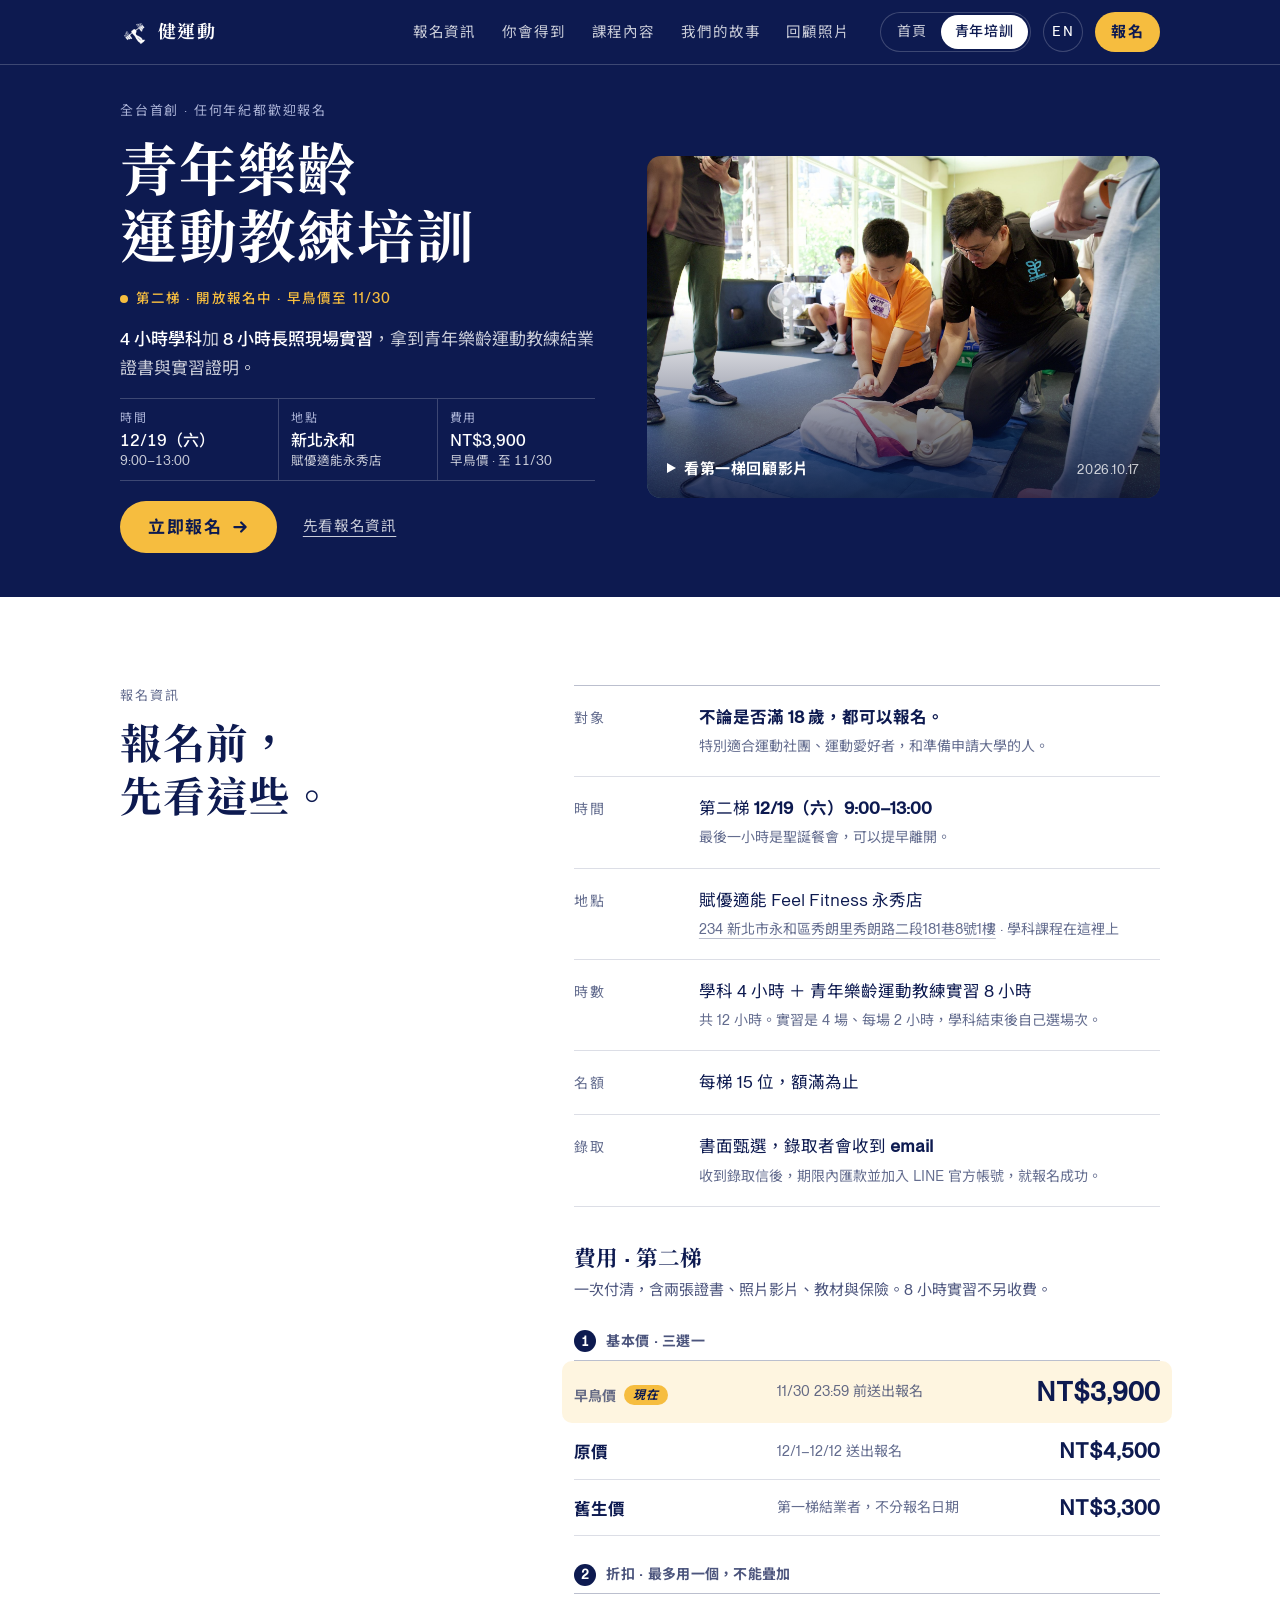
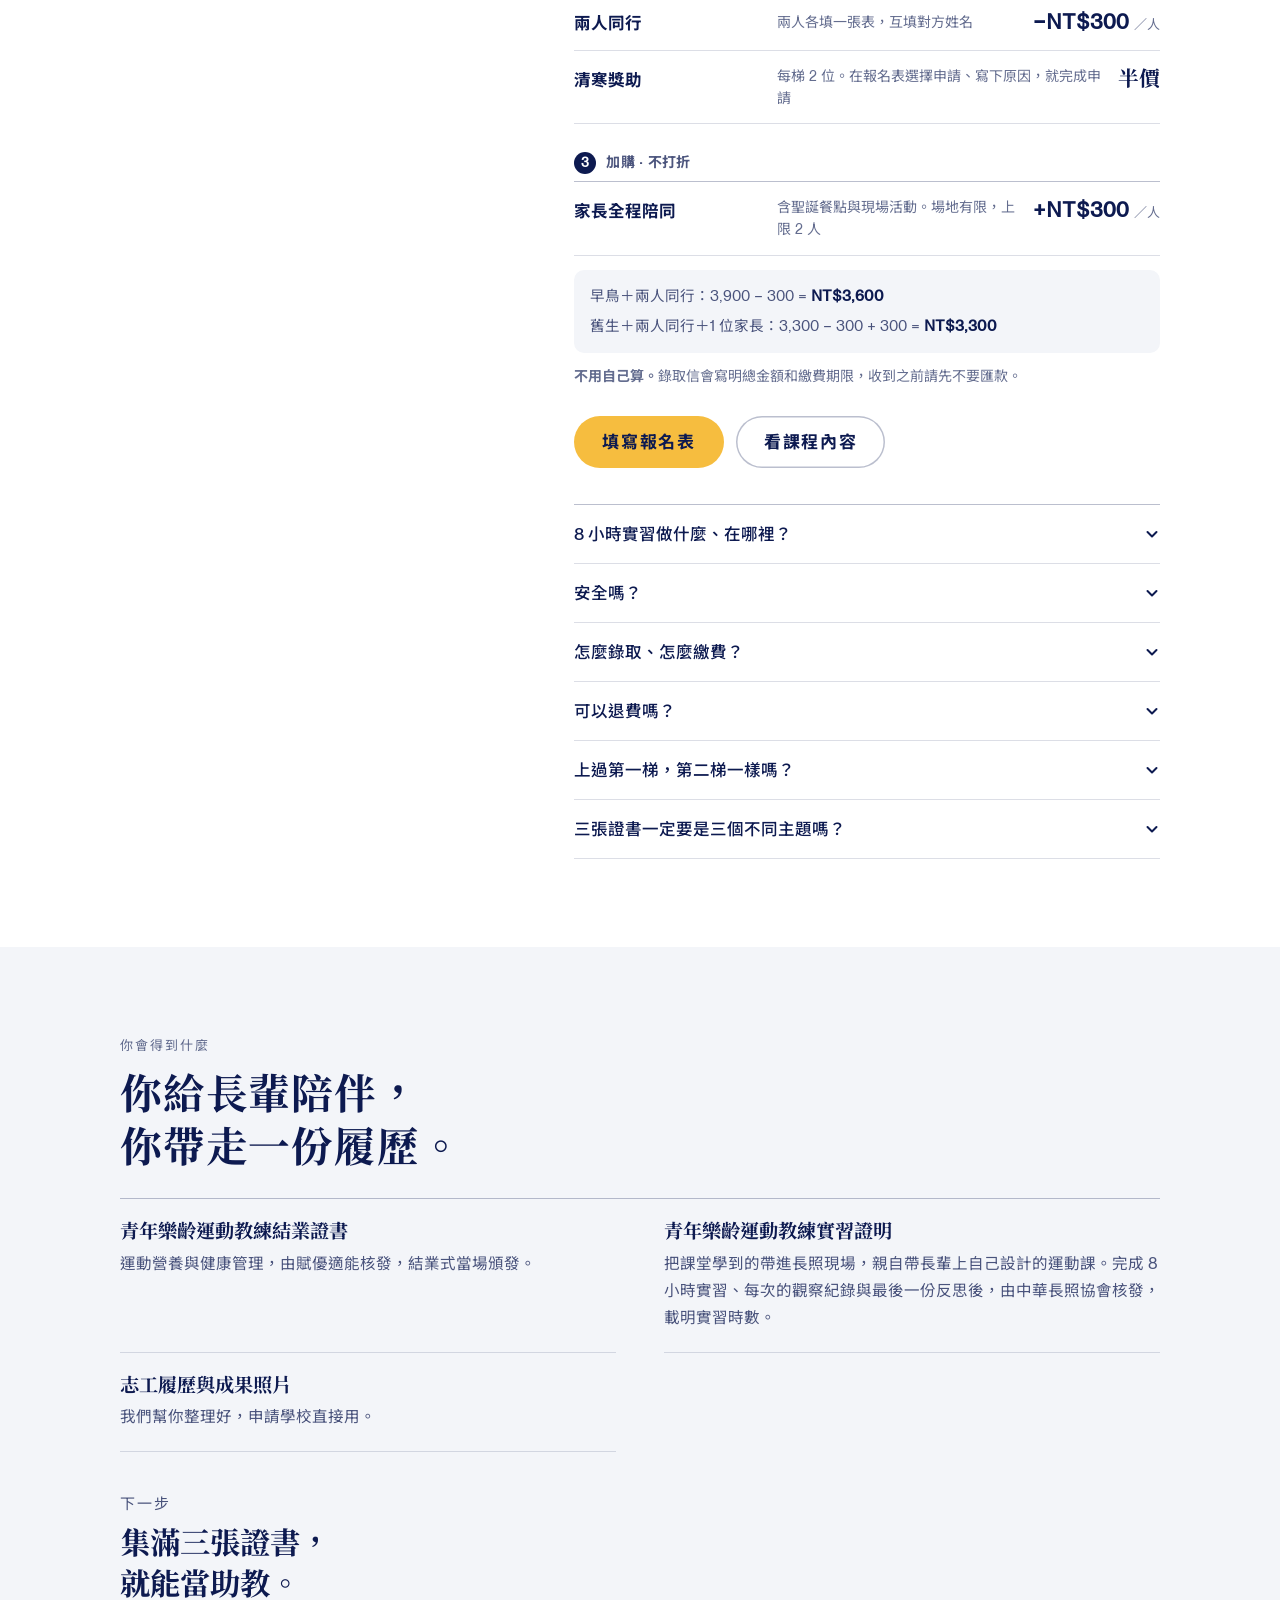
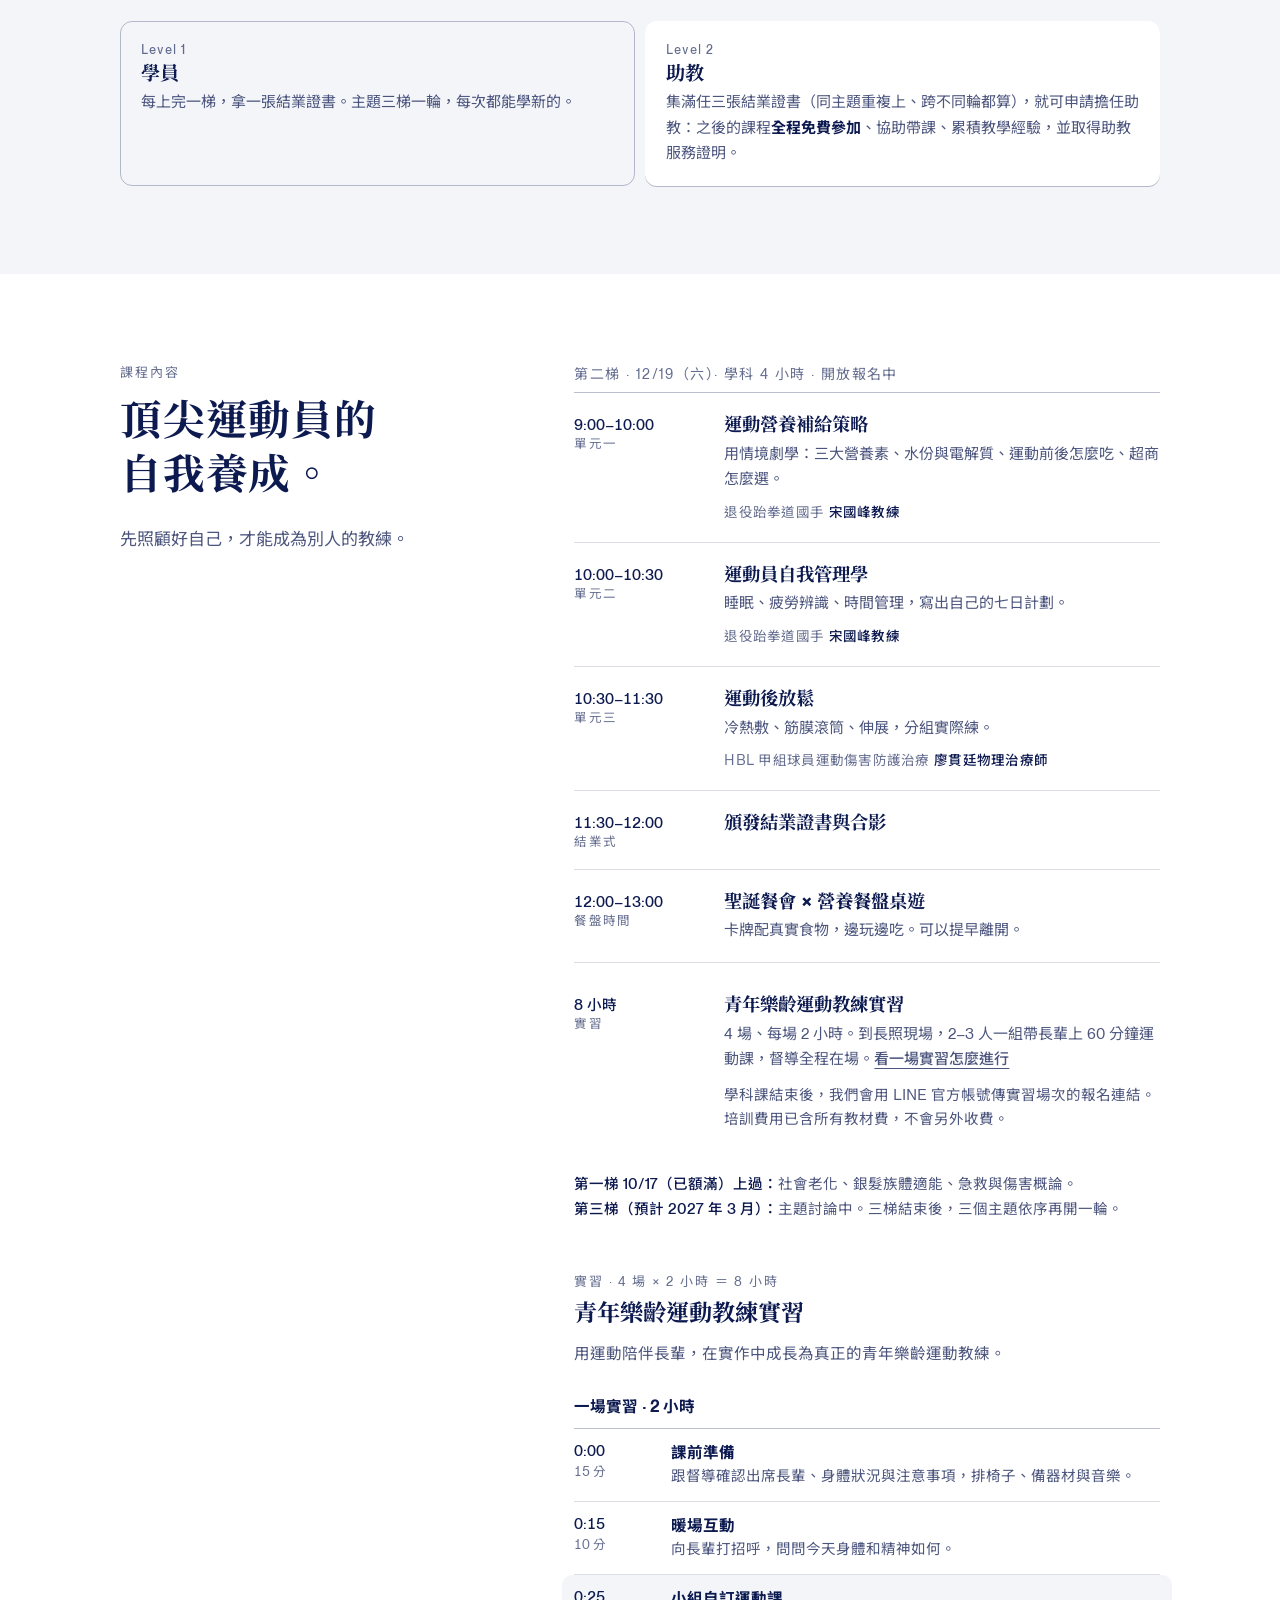
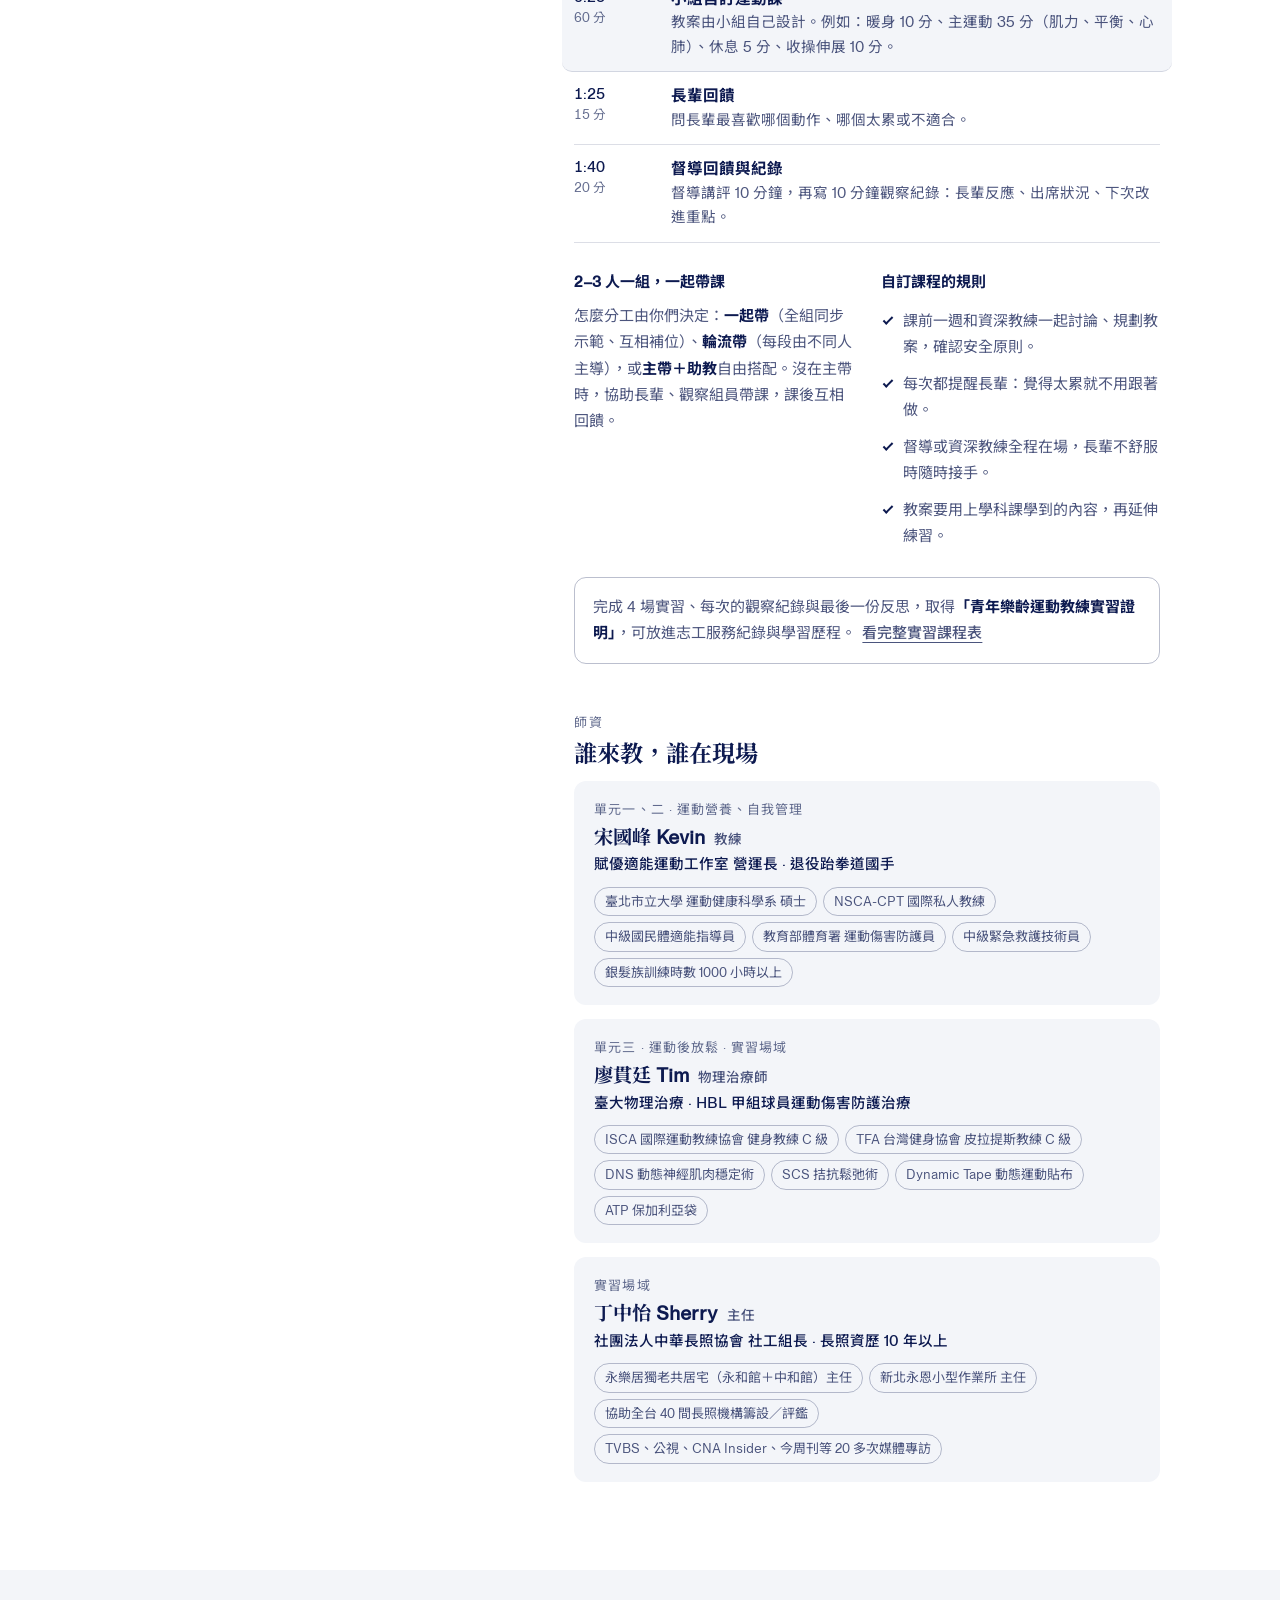
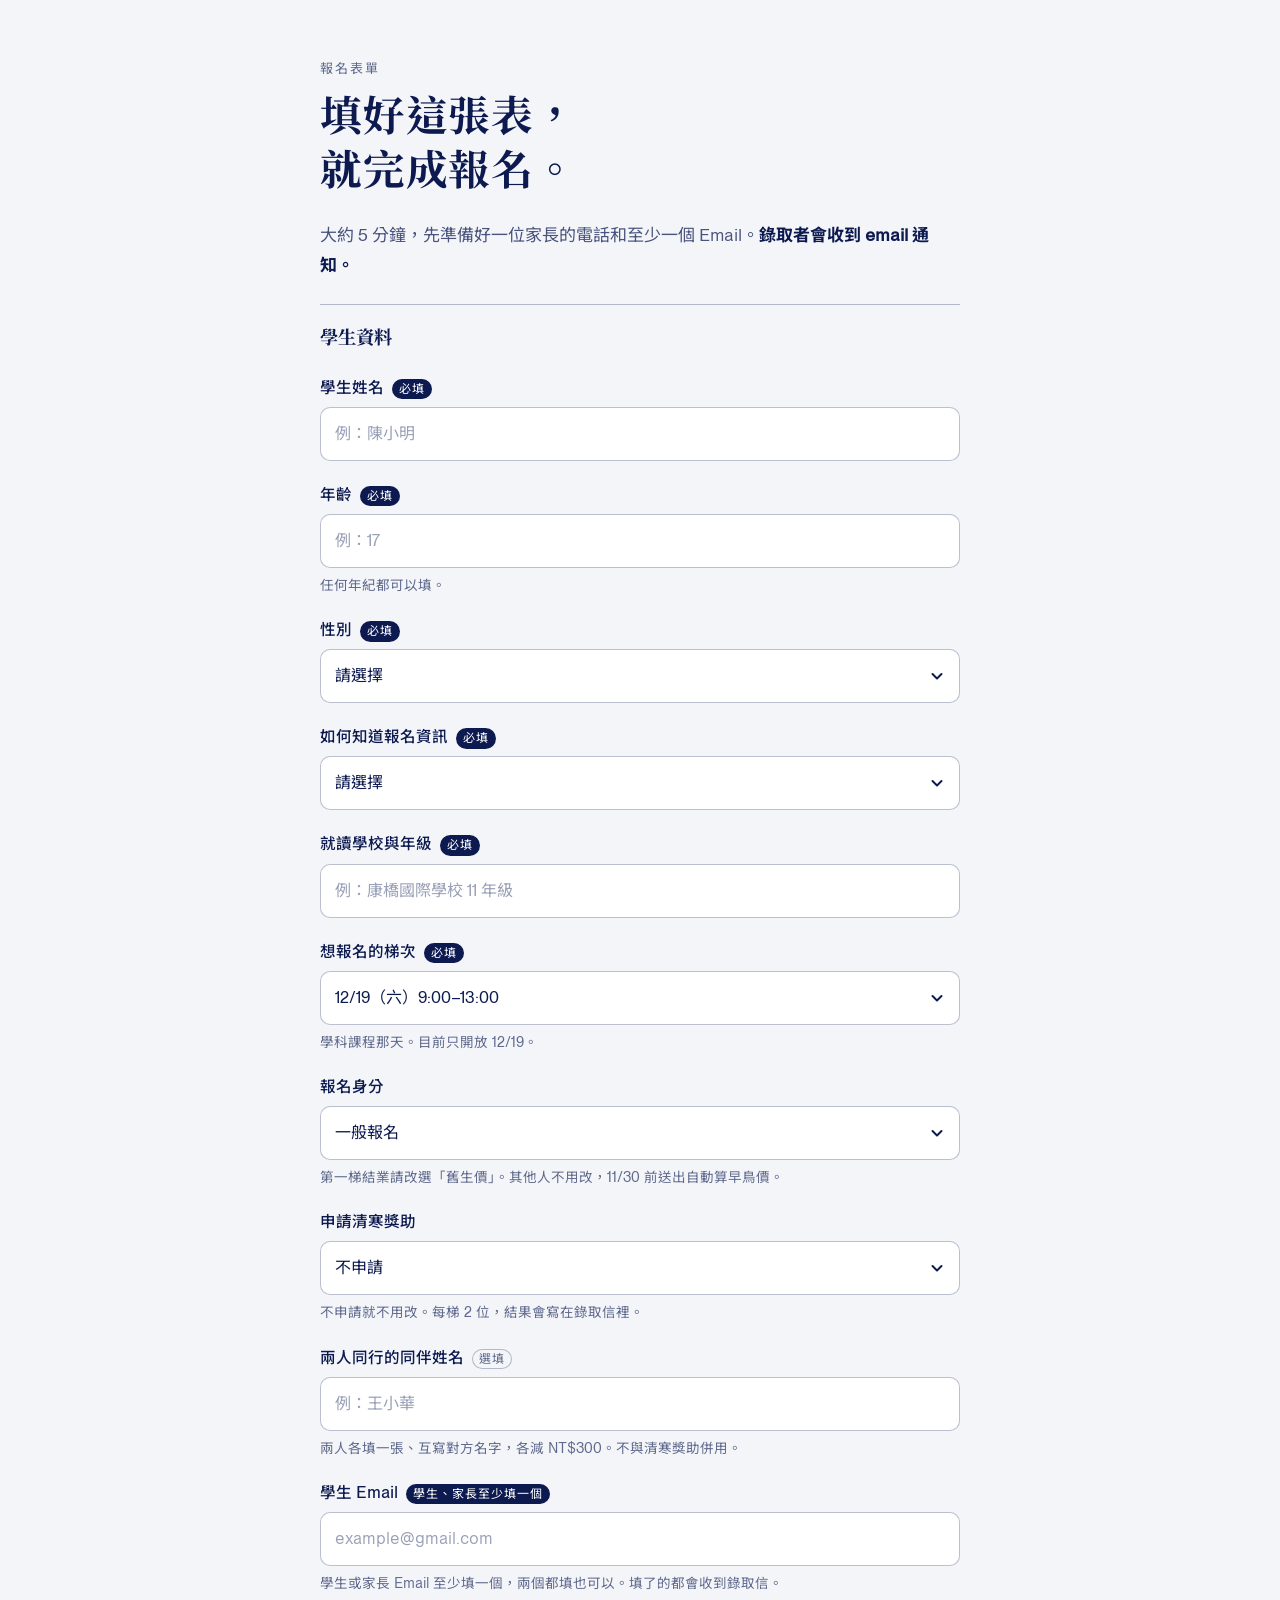
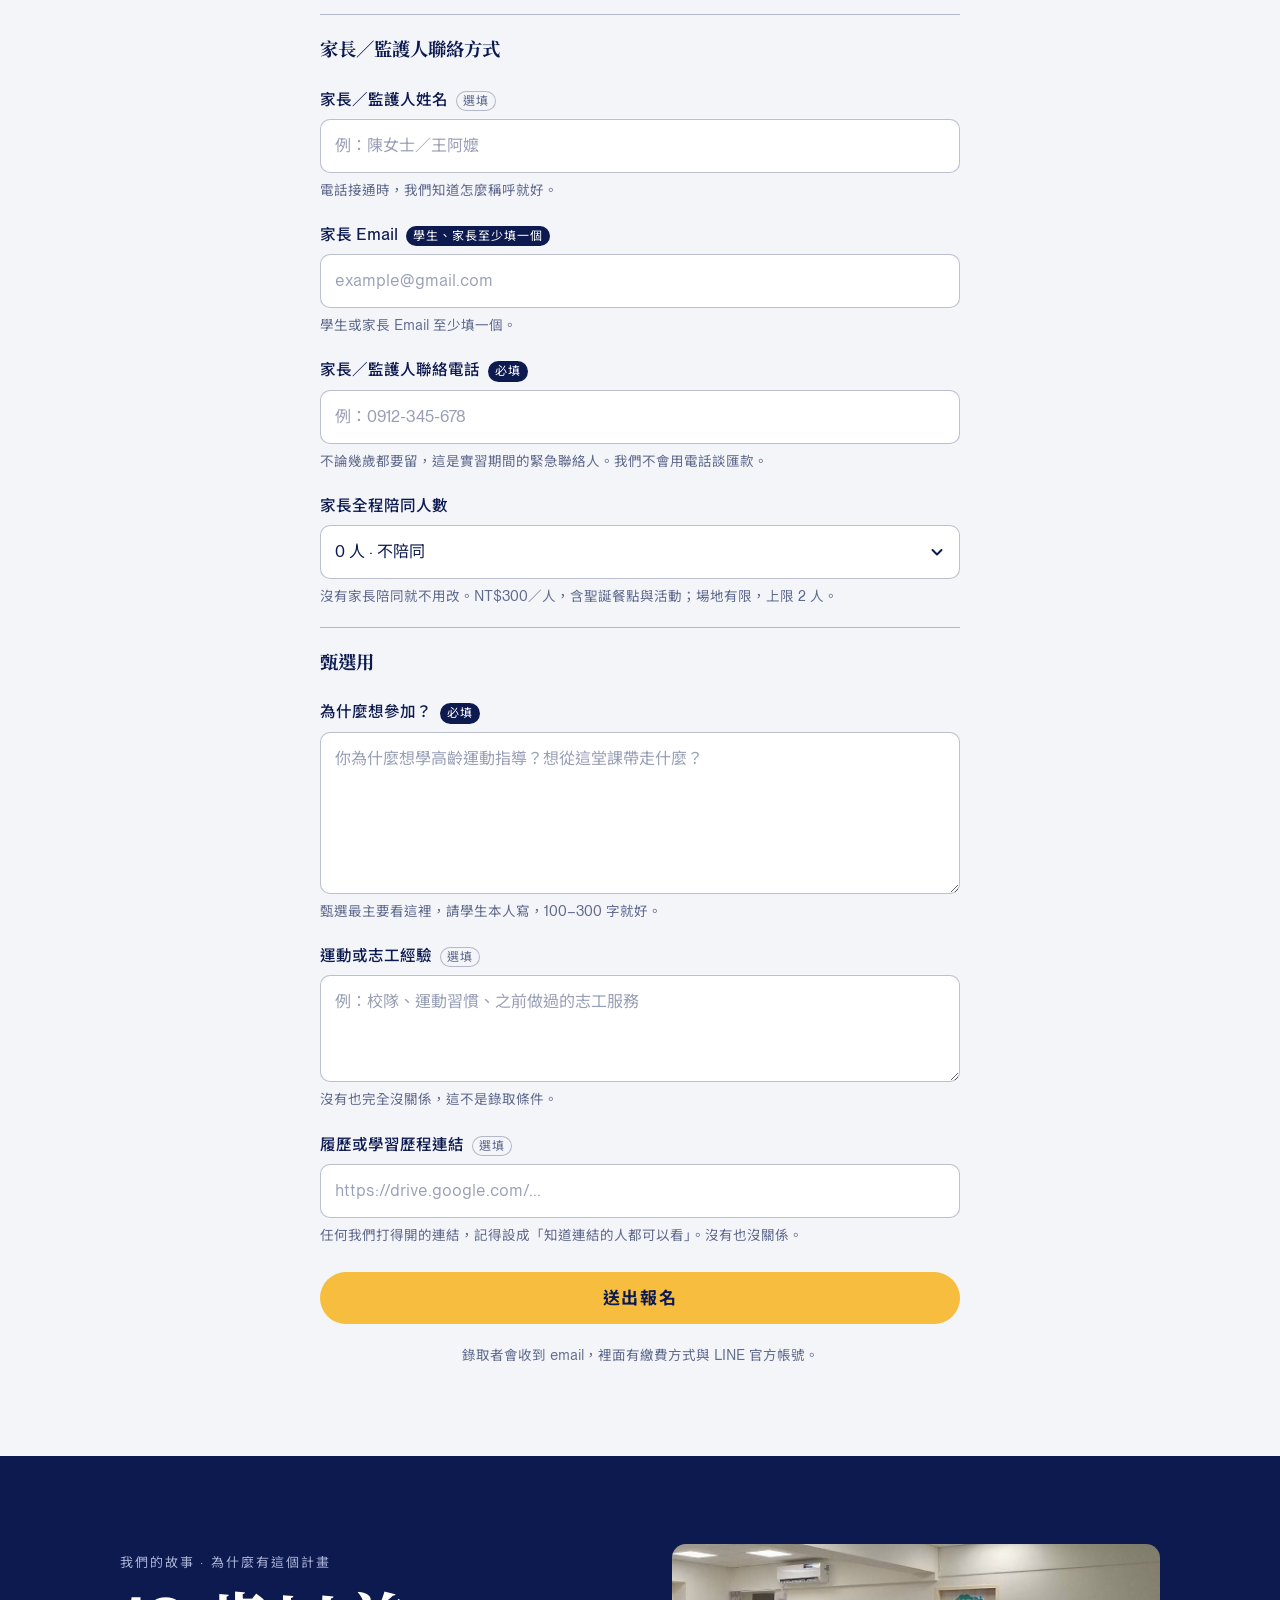
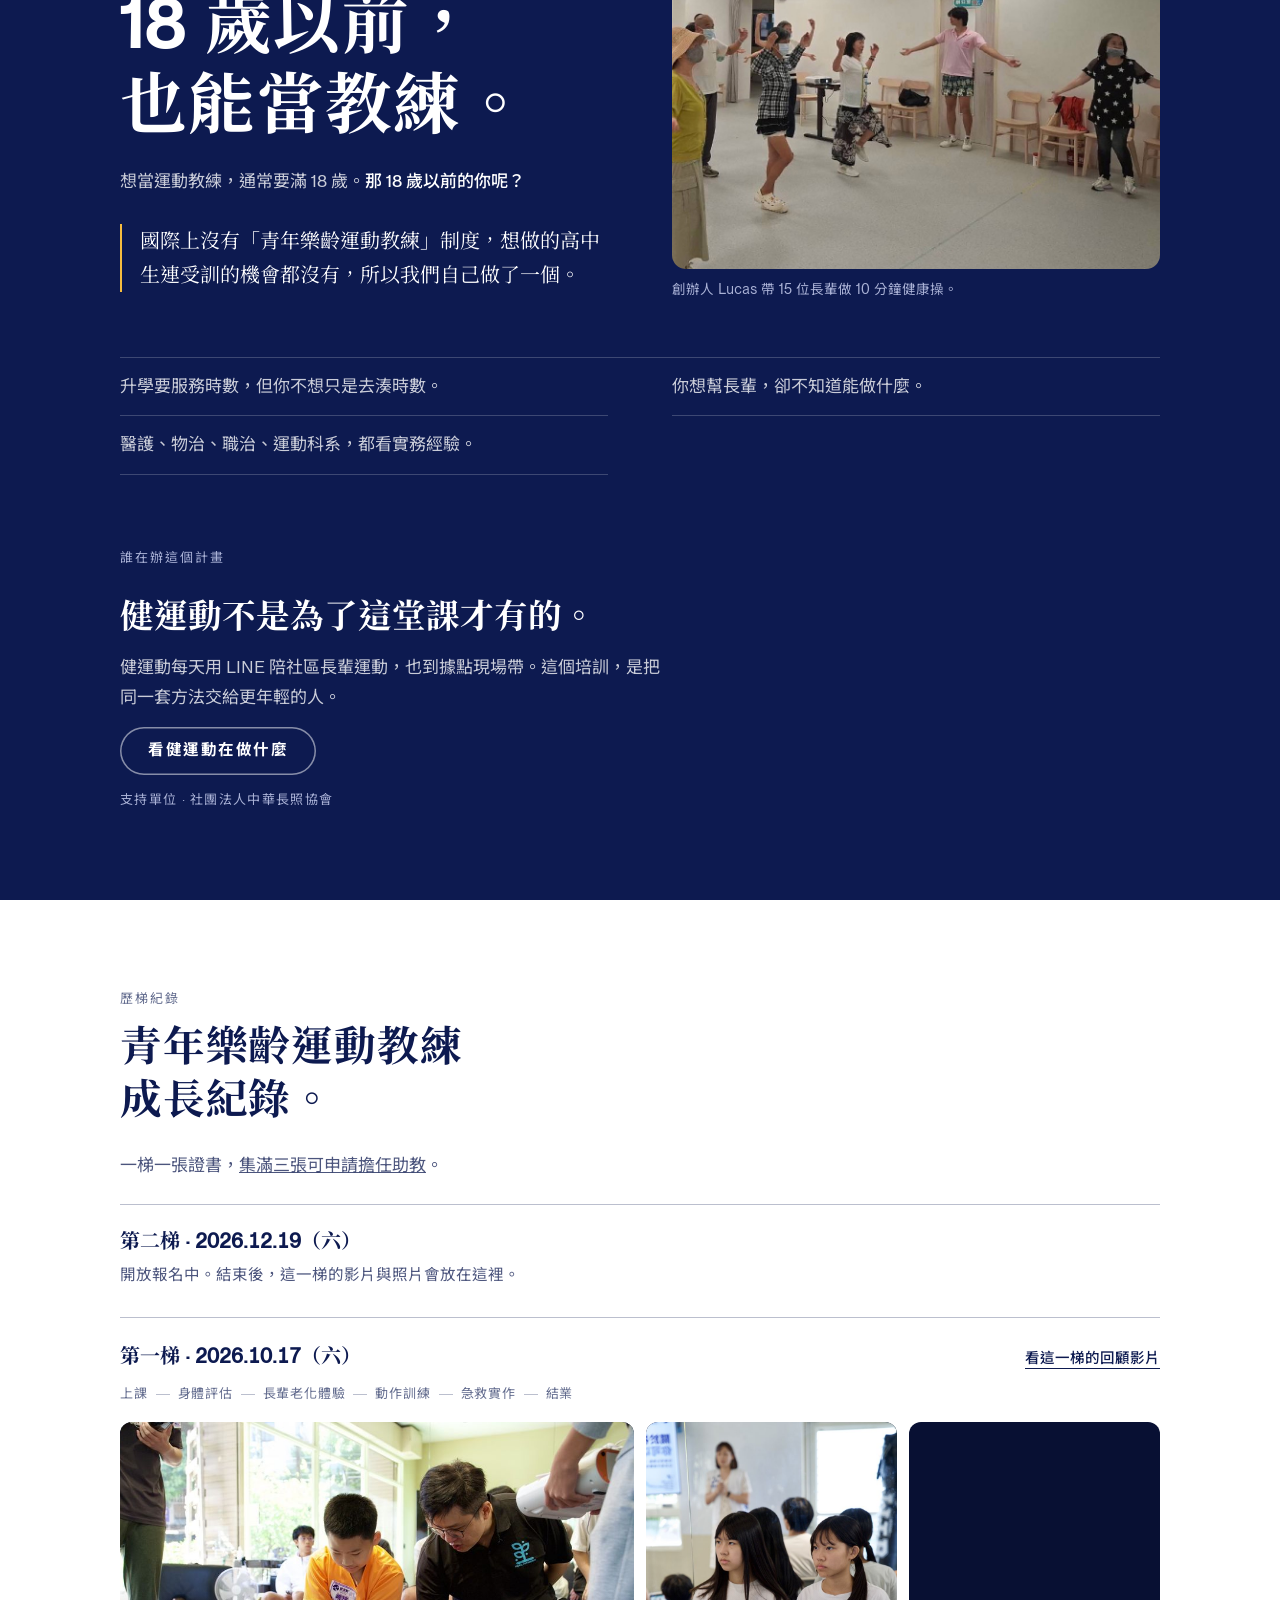
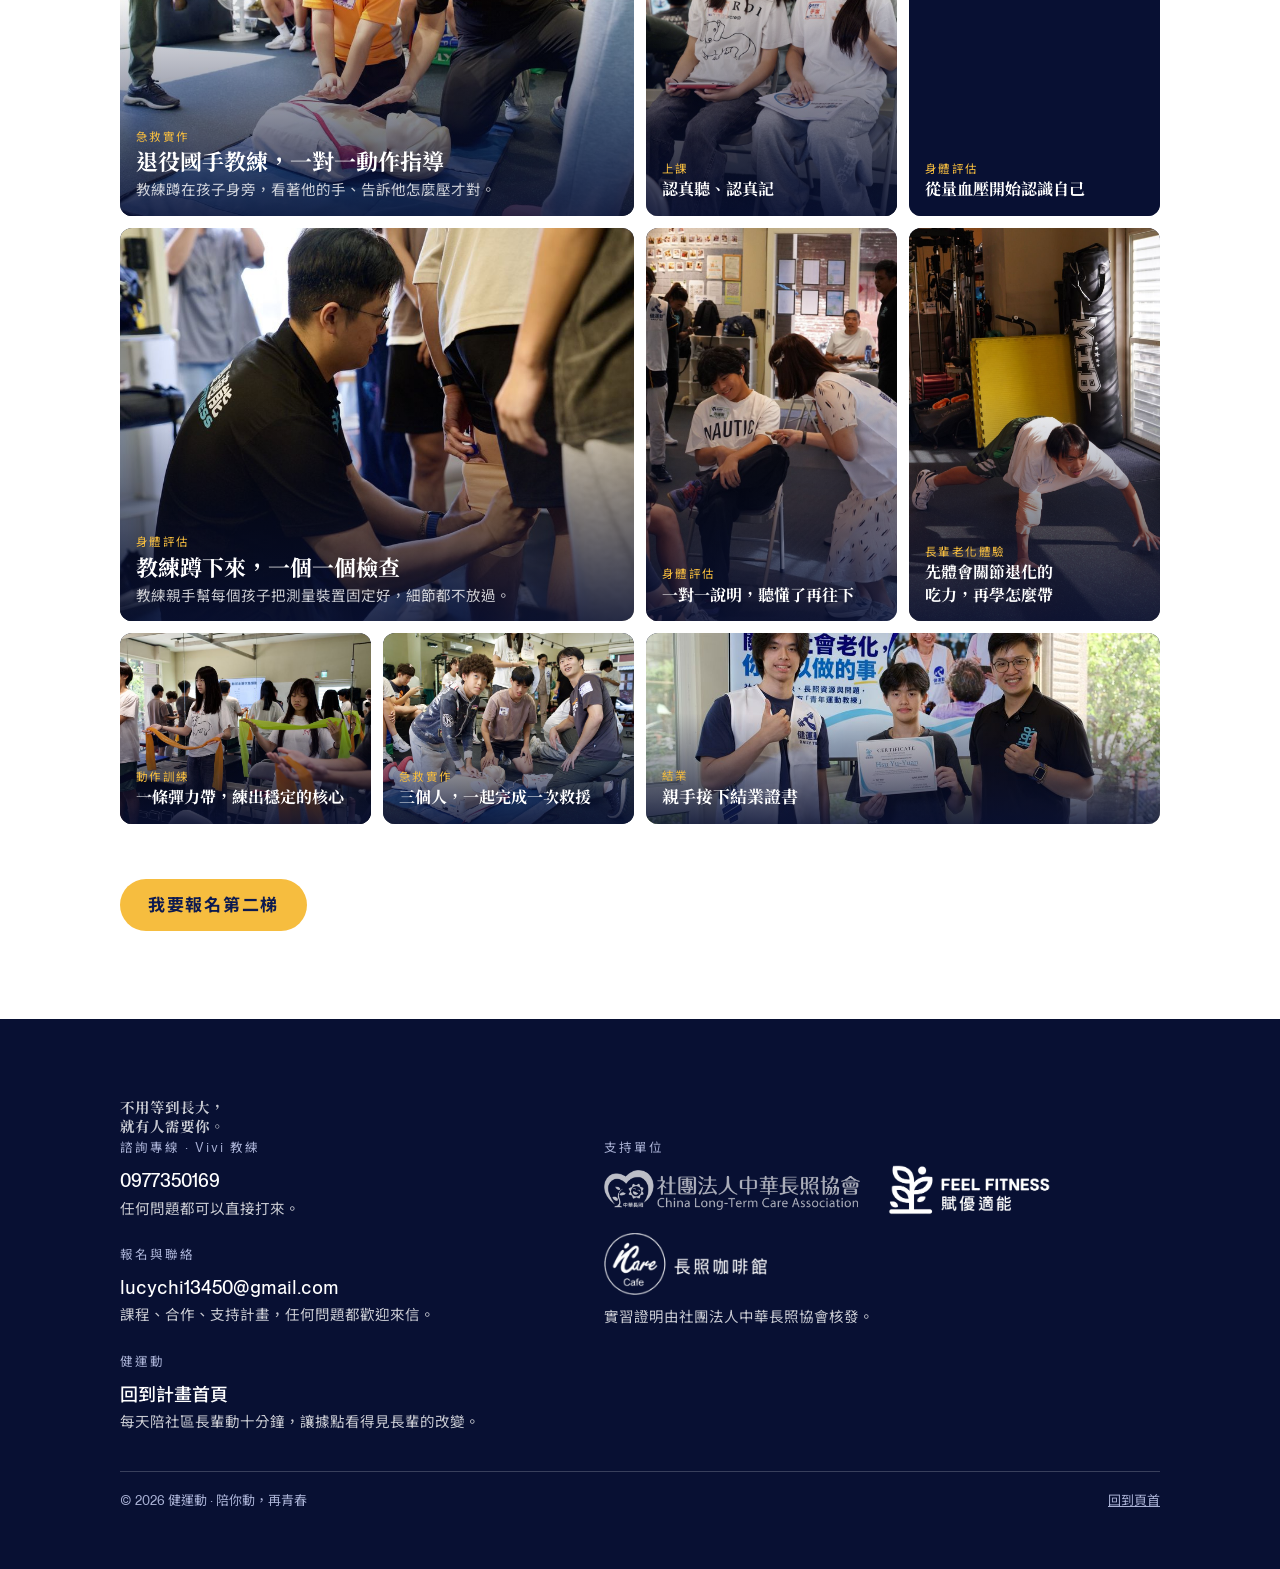
<file: course.html>
<!DOCTYPE html>
<html lang="zh-Hant">
<head>
<meta charset="utf-8">
<meta name="viewport" content="width=device-width, initial-scale=1, viewport-fit=cover">
<title data-en="Youth Senior Fitness Coach Training · Daily Ten">青年樂齡運動教練培訓 · 健運動 Daily Ten</title>
<meta name="description" content="全台首創「青年樂齡運動教練」培訓。18 歲以前也能當教練，任何年紀都歡迎報名。4 小時學科課程取得青年樂齡運動教練結業證明，再完成 8 小時「青年樂齡運動教練實習」，取得載明實習時數的實習證明。第二梯 12/19（六）9:00–13:00，早鳥價 NT$3,900 至 11/30，每梯次限收 15 位。">
<meta name="theme-color" content="#0d1a50">
<meta name="format-detection" content="telephone=no">

<meta property="og:type" content="website">
<meta property="og:locale" content="zh_TW">
<meta property="og:site_name" content="健運動 Daily Ten">
<meta property="og:url" content="https://lucassuc.github.io/senior-fitness/course.html">
<meta property="og:title" content="青年樂齡運動教練培訓 · 健運動">
<meta property="og:description" content="18 歲以前，也能當教練 —— 全台首創，任何年紀都歡迎報名。4 小時學科加 8 小時青年樂齡運動教練實習，拿到結業證明與實習證明。">
<meta property="og:image" content="https://lucassuc.github.io/senior-fitness/assets/img/c1/11-cpr-lg.jpg?v=1">
<link rel="canonical" href="https://lucassuc.github.io/senior-fitness/course.html">
<script type="application/ld+json">
{"@context":"https://schema.org","@type":"EducationEvent","name":"青年樂齡運動教練培訓 · 第二梯","description":"4 小時運動營養與健康管理學科，加 8 小時青年樂齡運動教練實習。取得青年樂齡運動教練結業證書與實習證明。","startDate":"2026-12-19T09:00:00+08:00","endDate":"2026-12-19T13:00:00+08:00","eventStatus":"https://schema.org/EventScheduled","eventAttendanceMode":"https://schema.org/OfflineEventAttendanceMode","location":{"@type":"Place","name":"賦優適能 Feel Fitness 永秀店","address":{"@type":"PostalAddress","streetAddress":"秀朗路二段181巷8號1樓","addressLocality":"永和區","addressRegion":"新北市","postalCode":"234","addressCountry":"TW"}},"image":"https://lucassuc.github.io/senior-fitness/assets/img/c1/11-cpr-lg.jpg","offers":{"@type":"Offer","price":"3900","priceCurrency":"TWD","validThrough":"2026-11-30T23:59:00+08:00","url":"https://lucassuc.github.io/senior-fitness/course.html#apply","availability":"https://schema.org/InStock"},"organizer":{"@type":"Organization","name":"健運動 Daily Ten","url":"https://lucassuc.github.io/senior-fitness/"},"maximumAttendeeCapacity":15}
</script>
<meta name="twitter:card" content="summary_large_image">

<link rel="icon" href="assets/img/icon-64.png?v=6" sizes="64x64">
<link rel="icon" href="assets/img/icon-192.png?v=6" sizes="192x192">
<link rel="apple-touch-icon" href="assets/img/icon-180.png?v=6">

<link rel="preload" href="assets/fonts/nm-text-400.woff2?v=6" as="font" type="font/woff2" crossorigin>
<link rel="preload" href="assets/fonts/nm-text-500.woff2?v=6" as="font" type="font/woff2" crossorigin>

<link rel="preconnect" href="https://fonts.googleapis.com">
<link rel="preconnect" href="https://fonts.gstatic.com" crossorigin>
<link rel="stylesheet" href="https://fonts.googleapis.com/css2?family=Noto+Sans+TC:wght@400;500;700&family=Noto+Serif+TC:wght@500;600;700&display=swap">
<!-- This page does NOT load site.css. v2.css is the chrome it shares with
     index.html (bar, first screen, button, dock, footer); course2.css is the
     rest of this page. site.js still runs here for the EN toggle and the
     application form — every id it reads (#langBtn, #applyForm, #a-*, #ea-*,
     #applySubmit, #applyDone, #applyRecap, #applyAgain, #yr) is kept. -->
<link rel="stylesheet" href="assets/css/v2.css?v=4">
<link rel="stylesheet" href="assets/css/course2.css?v=7">
<script>document.documentElement.className += " js";</script>
</head>
<body>

<a class="skip" href="#main" data-en="Skip to content">跳至主要內容</a>

<header class="bar">
  <div class="vwrap">
    <a class="brand" href="#top" aria-label="健運動 — 回到頁首" data-en-aria="Daily Ten — back to top">
      <img src="assets/img/mark-320-glyph.png?v=60" alt="" width="28" height="28">
      <span data-en="Daily Ten">健運動</span>
    </a>
    <nav class="bar__links" aria-label="本頁導覽" data-en-aria="On this page">
      <a href="#facts" data-en="Details">報名資訊</a>
      <a href="#gain" data-en="What you get">你會得到</a>
      <a href="#syllabus" data-en="Course">課程內容</a>
      <a href="#story" data-en="Our story">我們的故事</a>
      <a href="#result" data-en="Photos">回顧照片</a>
    </nav>
    <!-- The page switch. Same control, same place, on both pages; the page
         you are on is the filled half. -->
    <nav class="seg" aria-label="切換頁面" data-en-aria="Switch page">
      <a href="index.html" data-en="Home">首頁</a>
      <a href="course.html" aria-current="page" data-en="Youth course">青年培訓</a>
    </nav>
    <button class="langbtn" id="langBtn" type="button" lang="en" aria-label="Switch to English">EN</button>
    <a class="vbtn vbtn--sm" href="#apply" data-en="Apply">報名</a>
  </div>
</header>

<main id="main">
<span id="top"></span>

<!-- ══ 1 · 第一眼：回顧影片 + 什麼課、何時、多少錢、報名 ══
     The cover is the director's 主視覺 (#11): a coach on his knees beside a
     child doing compressions. It answers the parent's first question —
     will anyone actually teach my kid — before a word is read. -->
<section class="vhero" aria-label="青年樂齡運動教練培訓" data-en-aria="Youth Senior Fitness Coach Training">
  <div class="vwrap">
    <div class="vhero__text">
      <p class="vhero__eyebrow" data-en="A Taiwan first · applicants of any age welcome">全台首創 · 任何年紀都歡迎報名</p>
      <h1 data-en="Youth Senior Fitness Coach Training"><span class="nb">青年樂齡</span><span class="nb">運動教練培訓</span></h1>
      <p class="status"><i aria-hidden="true"></i><span data-en="Cohort 2 · open now · early-bird price until 30 Nov">第二梯 · 開放報名中 · 早鳥價至 11/30</span></p>
      <p class="vhero__lede" data-en="<strong>4 hours in the classroom</strong> plus an <strong>8-hour internship</strong> leading elders in care settings — you leave with a completion certificate and an internship certificate."><strong>4 小時學科</strong>加 <strong>8 小時長照現場實習</strong>，拿到青年樂齡運動教練結業證書與實習證明。</p>
      <dl class="quick">
        <div><dt data-en="When">時間</dt><dd data-en="Sat 19 Dec<small>9:00–13:00</small>">12/19（六）<small>9:00–13:00</small></dd></div>
        <div><dt data-en="Where">地點</dt><dd data-en="Yonghe, New Taipei<small>Feel Fitness Yongxiu</small>">新北永和<small>賦優適能永秀店</small></dd></div>
        <div><dt data-en="Fee">費用</dt><dd data-en="NT$3,900<small>early bird, to 30 Nov</small>">NT$3,900<small>早鳥價 · 至 11/30</small></dd></div>
      </dl>
      <div class="vhero__act">
        <a class="vbtn" id="heroCta" href="#apply"><span data-en="Apply now">立即報名</span>
          <svg viewBox="0 0 16 16" aria-hidden="true"><path d="M3 8h10M9 4l4 4-4 4"/></svg>
        </a>
        <a class="vhero__alt" href="#facts" data-en="See the details first">先看報名資訊</a>
      </div>
    </div>

    <a class="vhero__media" href="https://www.youtube.com/watch?v=6vL4GhiBuoA" target="_blank" rel="noopener" data-yt="6vL4GhiBuoA" aria-label="播放第一梯回顧影片" data-en-aria="Play the cohort one recap film" style="--pos:58% 42%">
      <img src="assets/img/c1/11-cpr-lg.jpg?v=1"
           alt="教練跪在學員身旁，看著他的手，一下一下教他怎麼做 CPR 按壓"
           data-en-alt="A coach kneels beside a trainee, watching his hands and guiding each CPR compression"
           width="2000" height="1333" fetchpriority="high" decoding="async">
      <span class="vhero__play" aria-hidden="true"><svg viewBox="0 0 24 24"><path d="M8 5v14l11-7z"/></svg></span>
      <span class="vhero__cap"><b data-en="Watch the cohort 1 recap film">看第一梯回顧影片</b><span>2026.10.17</span></span>
    </a>
  </div>
</section>

<nav class="jump" aria-label="快速前往" data-en-aria="Jump to">
  <div class="vwrap">
    <a href="#facts"><span data-en="Details &amp; prices">報名資訊與費用</span><svg viewBox="0 0 16 16" aria-hidden="true"><path d="M8 3v10M4 9l4 4 4-4"/></svg></a>
    <a href="#syllabus"><span data-en="Course">課程內容</span><svg viewBox="0 0 16 16" aria-hidden="true"><path d="M8 3v10M4 9l4 4 4-4"/></svg></a>
    <a href="#story"><span data-en="Our story">我們的故事</span><svg viewBox="0 0 16 16" aria-hidden="true"><path d="M8 3v10M4 9l4 4 4-4"/></svg></a>
    <a href="#result"><span data-en="Photos">回顧照片</span><svg viewBox="0 0 16 16" aria-hidden="true"><path d="M8 3v10M4 9l4 4 4-4"/></svg></a>
  </div>
</nav>

<!-- ══ 2 · 報名資訊 ══
     Every gate a parent checks, in one scannable block, ahead of everything
     else. Classroom and placement stay two separate answers: 學科 happens at
     賦優適能; the 8 hours are sessions students pick at two sites — the two
     永樂居 apartments (中和, 永和). On 2026-11-25 the director had iCare Cafe
     and 新北永恩小型作業所 cut from this list; do not add them back unless
     Lucas says so. Earlier history: 新北永恩小型作業所
     (renamed from 永恩小作所 身障兒童希望工場 on 2026-11-21, Lucas's request). 永恩 was removed once and
     came back on 2026-11-16 (it is on the director's placement form; Lucas
     confirmed). Her placement Google Form was
     linked from the syllabus 8-hour row and the FAQ until 2026-11-25, when
     Lucas had every link to it removed because the form is still being
     edited. The page now says the booking link is given after the classroom
     day. Re-link it only when he says it is ready. 永樂居 is deliberately absent from Google Maps, so those links
     query the street address. -->
<section class="sec" id="facts">
  <div class="vwrap split">
    <div class="split__head">
      <p class="label" data-en="The details">報名資訊</p>
      <h2 class="h2" data-en="Before you apply,<br>the practical bits.">報名前，<br>先看這些。</h2>
    </div>
    <div>
      <dl class="facts">
        <div class="fact"><dt data-en="Who">對象</dt><dd data-en="<strong>Anyone, 18 or not.</strong><span class='fine'>Especially good for sports-team members, keen athletes, and anyone applying to university.</span>"><strong>不論是否滿 18 歲，都可以報名。</strong><span class="fine">特別適合運動社團、運動愛好者，和準備申請大學的人。</span></dd></div>
        <div class="fact"><dt data-en="When">時間</dt><dd data-en="Cohort 2 — <strong>Sat 19 Dec, 9:00–13:00</strong><span class='fine'>The last hour is a Christmas lunch — fine to leave early.</span>">第二梯 <strong>12/19（六）9:00–13:00</strong><span class="fine">最後一小時是聖誕餐會，可以提早離開。</span></dd></div>
        <div class="fact"><dt data-en="Where">地點</dt><dd data-en="Feel Fitness, Yongxiu branch<span class='fine'><a href='https://www.google.com/maps/search/?api=1&amp;query=%E8%B3%A6%E5%84%AA%E9%81%A9%E8%83%BD%20Feel%20Fitness%20%E6%B0%B8%E7%A7%80%E5%BA%97' target='_blank' rel='noopener'>No. 8, 1F, Lane 181, Section 2, Xiulang Rd, Yonghe District, New Taipei City 234</a> · the classroom course is held here</span>">賦優適能 Feel Fitness 永秀店<span class="fine"><a href="https://www.google.com/maps/search/?api=1&amp;query=%E8%B3%A6%E5%84%AA%E9%81%A9%E8%83%BD%20Feel%20Fitness%20%E6%B0%B8%E7%A7%80%E5%BA%97" target="_blank" rel="noopener">234 新北市永和區秀朗里秀朗路二段181巷8號1樓</a> · 學科課程在這裡上</span></dd></div>
        <div class="fact"><dt data-en="Hours">時數</dt><dd data-en="4 hours in the classroom + an 8-hour internship<span class='fine'>12 hours in all. The internship is four 2-hour sessions you choose after the classroom day.</span>">學科 4 小時 ＋ 青年樂齡運動教練實習 8 小時<span class="fine">共 12 小時。實習是 4 場、每場 2 小時，學科結束後自己選場次。</span></dd></div>
        <div class="fact"><dt data-en="Places">名額</dt><dd data-en="15 per cohort, until full">每梯 15 位，額滿為止</dd></div>
        <div class="fact"><dt data-en="Selection">錄取</dt><dd data-en="Chosen from the written form; you hear by <strong>email</strong><span class='fine'>After that email, pay by the deadline and add our LINE account. Then your place is confirmed.</span>">書面甄選，錄取者會收到 <strong>email</strong><span class="fine">收到錄取信後，期限內匯款並加入 LINE 官方帳號，就報名成功。</span></dd></div>
      </dl>

      <!-- Prices, 2026-11-13, the director's final list. The 舊生 price sits
           below both what cohort 1 paid (3,900) and the cheapest new-student
           price (3,600 = early bird + pair), so it reads as a thank-you and a
           returning student is never dearer than a new one. The worked
           example exists because 「各減 300」 is the line people mis-add. -->
      <div class="prices" id="prices">
        <h3 class="prices__h" data-en="Fees · cohort 2">費用 · 第二梯</h3>
        <p class="prices__sub" data-en="One payment covers everything: both certificates, photos and film, materials and insurance. The 8-hour internship costs nothing extra.">一次付清，含兩張證書、照片影片、教材與保險。8 小時實習不另收費。</p>
        <!-- 2026-11-14: rebuilt as three steps because the flat list left people
             asking which lines stack. Rule, and the Notion 應繳金額 formula, match:
             1 基本價 pick exactly one; 2 at most ONE discount (同行 −300 or 獎助
             半價 of the base); 3 家長 add-on, never discounted. -->
        <p class="pstep"><i>1</i><span data-en="Base price — exactly one of these">基本價 · 三選一</span></p>
        <ul class="plist">
          <li class="is-now"><b><span data-en="Early bird">早鳥價</span><em class="tag" data-en="now">現在</em></b><span data-en="Application sent by 23:59, 30 Nov">11/30 23:59 前送出報名</span><div class="amt">NT$3,900</div></li>
          <li><b data-en="Standard">原價</b><span data-en="Application sent 1–12 Dec">12/1–12/12 送出報名</span><div class="amt">NT$4,500</div></li>
          <li><b data-en="Returning student">舊生價</b><span data-en="Finished cohort 1. Any date.">第一梯結業者，不分報名日期</span><div class="amt">NT$3,300</div></li>
        </ul>
        <!-- 2026-11-16, director: the stacking rule is already in the step title,
             so the aid row now says HOW to apply instead. 「清寒」 is her word —
             it keeps the half price for families who need it, not everyone.
             Applying = choose it in the form + give the reason inside 為什麼想參加. -->
        <p class="pstep"><i>2</i><span data-en="Discount — at most one, they do not stack">折扣 · 最多用一個，不能疊加</span></p>
        <ul class="plist">
          <li><b data-en="Two applying together">兩人同行</b><span data-en="Each of you sends a form and names the other">兩人各填一張表，互填對方姓名</span><div class="amt" data-en="−NT$300 <small>each</small>">−NT$300 <small>／人</small></div></li>
          <li><b data-en="Need-based place">清寒獎助</b><span data-en="2 per cohort. Choose it in the form and add a short reason — that is the whole application.">每梯 2 位。在報名表選擇申請、寫下原因，就完成申請</span><div class="amt" data-en="Half">半價</div></li>
        </ul>
        <p class="pstep"><i>3</i><span data-en="Add-on — never discounted">加購 · 不打折</span></p>
        <ul class="plist">
          <li><b data-en="A parent staying all session">家長全程陪同</b><span data-en="Christmas food and the activities on the day. Up to 2 — the room is small.">含聖誕餐點與現場活動。場地有限，上限 2 人</span><div class="amt" data-en="+NT$300 <small>each</small>">+NT$300 <small>／人</small></div></li>
        </ul>
        <div class="eg">
          <p data-en="Early bird, applying with a friend: 3,900 − 300 = <b>NT$3,600</b>">早鳥＋兩人同行：3,900 − 300 = <b>NT$3,600</b></p>
          <p data-en="Returning student with a friend, one parent staying: 3,300 − 300 + 300 = <b>NT$3,300</b>">舊生＋兩人同行＋1 位家長：3,300 − 300 + 300 = <b>NT$3,300</b></p>
        </div>
        <span class="fine" data-en="<strong>No need to work it out.</strong> The acceptance email gives your total and the date to pay by. Please don't transfer anything before it arrives."><strong>不用自己算。</strong>錄取信會寫明總金額和繳費期限，收到之前請先不要匯款。</span>
      </div>

      <div class="cta-row">
        <a class="vbtn" href="#apply" data-en="Fill in the application">填寫報名表</a>
        <a class="vbtn vbtn--line" href="#syllabus" data-en="See the course">看課程內容</a>
      </div>

      <div class="qa" aria-label="家長常問的問題" data-en-aria="Questions parents ask">
        <details>
          <summary><span data-en="What happens in the 8-hour internship, and where?">8 小時實習做什麼、在哪裡？</span><svg viewBox="0 0 16 16" aria-hidden="true"><path d="M3.5 6 8 10.5 12.5 6"/></svg></summary>
          <div class="qa__body">
            <p data-en="Each session is 2 hours. <strong>In groups of 2–3 you lead a 60-minute exercise class</strong> you planned yourselves, a week ahead, with a senior coach. Around it: setting up, chatting with the elders, asking what they liked, and feedback from the supervisor. <a href='#intern'>The full session</a>">每場 2 小時：<strong>2–3 人一組，一起帶滿 60 分鐘運動課</strong>，教案課前一週和資深教練一起規劃。前後是課前準備、暖場、長輩回饋與督導講評。<a href="#intern">看一場實習怎麼進行</a></p>
            <p data-en="<strong>You pick your own sessions</strong>: four sessions make the 8 hours. No need to find teammates: students who sign up for the same session form a group. To be with a friend, sign up for the same session."><strong>場次自己選</strong>，選滿 4 場（共 8 小時）即可。不用自己找組員：報名同一場次的同學會編成一組。想跟朋友同組，報名同一場次即可。</p>
            <p data-en="Internships run in batches on weekends and holidays during the winter break or in March, at two sites:">實習在寒假或 3 月的假日分批進行，兩個場域：</p>
            <ul>
              <li><a href="https://www.google.com/maps/search/?api=1&amp;query=%E6%96%B0%E5%8C%97%E5%B8%82%E4%B8%AD%E5%92%8C%E5%8D%80%E5%8D%97%E5%B1%B1%E8%B7%AF127%E5%B7%B7" target="_blank" rel="noopener" data-en="Yongle Ju Senior Apartments (Zhonghe) · Lane 127, Nanshan Rd, Zhonghe District, New Taipei City">永樂居 獨老公寓（中和）· 新北市中和區南山路127巷</a></li>
              <li><a href="https://www.google.com/maps/search/?api=1&amp;query=%E6%96%B0%E5%8C%97%E5%B8%82%E6%B0%B8%E5%92%8C%E5%8D%80%E7%A6%8F%E5%92%8C%E8%B7%AF57%E5%B7%B7" target="_blank" rel="noopener" data-en="Yongle Ju Senior Apartments (Yonghe) · Lane 57, Fuhe Rd, Yonghe District, New Taipei City">永樂居 獨老公寓（永和）· 新北市永和區福和路57巷</a></li>
            </ul>
            <p data-en="Places are limited and given in order of sign-up. After the classroom day, we send the internship sign-up link through our LINE account. No extra fee.">場次有限，依報名順序安排。學科課結束後，我們會用 LINE 官方帳號傳實習場次的報名連結，不另收費。</p>
          </div>
        </details>
        <details>
          <summary><span data-en="Is it safe?">安全嗎？</span><svg viewBox="0 0 16 16" aria-hidden="true"><path d="M3.5 6 8 10.5 12.5 6"/></svg></summary>
          <div class="qa__body">
            <p data-en="A supervisor or senior coach is there the whole time and takes over if an elder feels unwell, so <strong>no one is ever left alone with the elders</strong>. Students lead exercise and keep people company. <strong>No bathing, feeding or lifting.</strong> Every class reminds the elders they can stop whenever they are tired. Insurance is included.">督導或資深教練全程在場，長輩不舒服時隨時接手，<strong>不會讓孩子單獨面對長輩</strong>。孩子只負責帶運動和陪伴，<strong>不做沐浴、餵食、移位</strong>，每堂課都會提醒長輩累了就休息。費用已含保險。</p>
            <p data-en="Parents, family and friends are welcome to come and keep the elders company too (this does not count towards internship hours).">實習場次也歡迎家長、家人或朋友一起來陪伴長輩（不列入實習時數）。</p>
          </div>
        </details>
        <details>
          <summary><span data-en="How do selection and payment work?">怎麼錄取、怎麼繳費？</span><svg viewBox="0 0 16 16" aria-hidden="true"><path d="M3.5 6 8 10.5 12.5 6"/></svg></summary>
          <div class="qa__body">
            <p data-en="We read every form. If you are accepted, an <strong>email</strong> gives your total, how to pay, the date to pay by, and our LINE account. Two steps confirm your place: <strong>pay by the deadline</strong>, then <strong>add our LINE account</strong> and send your name plus the last five digits of the transfer. We check it and reply. All later notices come through that account. Bank details appear only in that email; we never ask for payment by phone or any other account.">我們會讀每一份報名表。錄取者會收到 <strong>email</strong>，寫明金額、匯款方式、繳費期限和 LINE 官方帳號。兩件事做完才算報名成功：<strong>期限內匯款</strong>，再<strong>加入 LINE 官方帳號</strong>傳「姓名＋匯款末五碼」，我們核對後回覆確認。之後所有通知都走這個帳號。匯款資訊只寫在錄取信裡，我們不會用電話或其他帳號跟你要求匯款。</p>
          </div>
        </details>
        <details>
          <summary><span data-en="Can I get a refund?">可以退費嗎？</span><svg viewBox="0 0 16 16" aria-hidden="true"><path d="M3.5 6 8 10.5 12.5 6"/></svg></summary>
          <div class="qa__body">
            <ul>
              <li data-en="8 or more days before the class: transfer your place or cancel, minus a 10% admin fee">開課前 8 天以前：可轉讓或取消報名，扣 10% 行政費用</li>
              <li data-en="4–7 days before: 80% refunded">開課前 4–7 天：退 80%</li>
              <li data-en="3 days before: 70% refunded">開課前 3 天：退 70%</li>
              <li data-en="Within 2 days: no transfer, cancellation or refund">開課前 2 天內：不接受轉讓、取消或退費</li>
            </ul>
          </div>
        </details>
        <details>
          <summary><span data-en="I did cohort 1. Is cohort 2 different?">上過第一梯，第二梯一樣嗎？</span><svg viewBox="0 0 16 16" aria-hidden="true"><path d="M3.5 6 8 10.5 12.5 6"/></svg></summary>
          <div class="qa__body">
            <p data-en="No. The course runs in a cycle of three cohorts, each with its own theme: cohort 1 was <strong>Ageing and senior fitness</strong> (an ageing society, fitness for older adults, first aid); cohort 2 is <strong>Athlete self-management</strong> (sports nutrition, self-management, recovery); cohort 3, planned for March 2027, has a theme still being decided. After that the three themes run again in the same order, about every six months — so a theme you miss comes round again. Returning students pay NT$3,300.">不一樣。課程以三梯為一個循環，每梯主題不同：第一梯是<strong>銀髮概論</strong>（社會老化、銀髮體適能與急救）；第二梯是<strong>運動員自我管理</strong>（運動營養、自我管理與運動後放鬆）；第三梯預計 2027 年 3 月，主題討論中。三梯結束後，三個主題依同樣順序再開一輪，大約半年一輪，錯過的主題下一輪還能補上。舊生報名享 NT$3,300 舊生價。</p>
          </div>
        </details>
        <details>
          <summary><span data-en="Do my three certificates have to be three different themes?">三張證書一定要是三個不同主題嗎？</span><svg viewBox="0 0 16 16" aria-hidden="true"><path d="M3.5 6 8 10.5 12.5 6"/></svg></summary>
          <div class="qa__body">
            <p data-en="No. The cycle only sets the order of the themes; it has nothing to do with becoming an assistant. <strong>Any three course certificates count</strong> — the same theme twice is fine, and they do not have to come from the same cycle. For example: Ageing and senior fitness twice plus Athlete self-management once is enough to apply.">不用。循環只是安排課程主題的順序，跟助教資格無關。<strong>任何三張結業證書都算</strong>，同一個主題上過兩次也算，也不必在同一輪內集滿。例如上過兩次銀髮概論、一次運動員自我管理，一樣可以申請擔任助教。</p>
          </div>
        </details>
      </div>
    </div>
  </div>
</section>

<!-- ══ 3 · 你會得到什麼 ══
     2026-11-16: three things you can hold, nothing else. The old fourth item
     (真的走進長照現場 · 長輩體驗裝) went: the director found it broke the list,
     「體驗裝」 needed explaining, and the ageing experience was a cohort 1
     unit — cohort 2 does not have it. Its real point (you lead real elders)
     now lives in the association certificate, where it is earned. -->
<section class="sec sec--tint" id="gain">
  <div class="vwrap">
    <p class="label" data-en="What you walk away with">你會得到什麼</p>
    <h2 class="h2" data-en="You give an elder company.<br>You leave with proof.">你給長輩陪伴，<br>你帶走一份履歷。</h2>
    <ul class="gain">
      <li><h3 data-en="Youth Senior Fitness Coach certificate">青年樂齡運動教練結業證書</h3><p data-en="Sports Nutrition &amp; Health Management, issued by Feel Fitness. Handed over on the day.">運動營養與健康管理，由賦優適能核發，結業式當場頒發。</p></li>
      <li><h3 data-en="Youth Senior Fitness Coach internship certificate">青年樂齡運動教練實習證明</h3><p data-en="Take what you learned into a real care setting and lead elders through a class you planned. Finish the 8 hours, your notes for each session and a final reflection, and the China Long-Term Care Association issues it, stating your hours.">把課堂學到的帶進長照現場，親自帶長輩上自己設計的運動課。完成 8 小時實習、每次的觀察紀錄與最後一份反思後，由中華長照協會核發，載明實習時數。</p></li>
      <li><h3 data-en="Your record and photos, ready to use">志工履歷與成果照片</h3><p data-en="We put them together for you, ready for any application.">我們幫你整理好，申請學校直接用。</p></li>
    </ul>

    <!-- The pathway, 2026-11-16. The director proposed "buy 3, get 1 free"
         and worried it would read cheap to well-off families; Lucas turned it
         into a role you earn. Shown as two levels only: a 講師 level has no
         entry rule yet and would overclaim for students without professional
         qualifications. Add it here once it exists. Cohort 1 + 2 + 3 = the
         first possible assistants, at cohort 4. -->
    <div class="path" id="path">
      <p class="path__k" data-en="Where it leads">下一步</p>
      <h3 class="path__h" data-en="Three certificates,<br>and you can assist.">集滿三張證書，<br>就能當助教。</h3>
      <ol>
        <li><span class="path__lv">Level 1</span><b data-en="Learner">學員</b><p data-en="Every cohort you finish earns one certificate. Themes rotate in a cycle of three, so you can take a new one each time.">每上完一梯，拿一張結業證書。主題三梯一輪，每次都能學新的。</p></li>
        <li><span class="path__lv">Level 2</span><b data-en="Assistant coach">助教</b><p data-en="Collect any three certificates — repeats and different cycles both count — and you can apply to assist. From then on <strong>every course is free</strong>, you get real teaching experience, and you receive an assistant certificate.">集滿任三張結業證書（同主題重複上、跨不同輪都算），就可申請擔任助教：之後的課程<strong>全程免費參加</strong>、協助帶課、累積教學經驗，並取得助教服務證明。</p></li>
      </ol>
    </div>
  </div>
</section>

<!-- ══ 4 · 課程內容 ══
     The open cohort's timetable leads; earlier cohorts are a line beneath.
     When 12/19 is over it moves down and the next open cohort takes its place.
     The heading is cohort 2's own idea (director, 2026-11-16): nutrition,
     self-management and recovery are how a top athlete looks after
     themselves — you coach others once you can coach yourself. Rewrite it
     when the open cohort's theme changes. -->
<section class="sec" id="syllabus">
  <div class="vwrap split">
    <div class="split__head">
      <p class="label" data-en="What you learn">課程內容</p>
      <h2 class="h2" data-en="How top athletes<br>look after themselves.">頂尖運動員的<br>自我養成。</h2>
      <p class="intro" data-en="Look after yourself first — then you can coach someone else.">先照顧好自己，才能成為別人的教練。</p>
    </div>
    <div>
      <p class="batch" data-en="Cohort 2 · Sat 19 Dec · 4 hours in the classroom · open">第二梯 · 12/19（六）· 學科 4 小時 · 開放報名中</p>
      <ol class="syl">
        <li><time>9:00–10:00<small data-en="Unit 1">單元一</small></time><div><h3 data-en="What an athlete eats">運動營養補給策略</h3><p data-en="Through a short play: the three macronutrients, water and electrolytes, eating before and after exercise, choosing in a convenience store.">用情境劇學：三大營養素、水份與電解質、運動前後怎麼吃、超商怎麼選。</p><p class="by" data-en="Coach <b>Song Kuo-feng</b> · retired national taekwondo athlete">退役跆拳道國手 <b>宋國峰教練</b></p></div></li>
        <li><time>10:00–10:30<small data-en="Unit 2">單元二</small></time><div><h3 data-en="Managing yourself">運動員自我管理學</h3><p data-en="Sleep, spotting fatigue, time management — and a seven-day plan of your own.">睡眠、疲勞辨識、時間管理，寫出自己的七日計劃。</p><p class="by" data-en="Coach <b>Song Kuo-feng</b> · retired national taekwondo athlete">退役跆拳道國手 <b>宋國峰教練</b></p></div></li>
        <li><time>10:30–11:30<small data-en="Unit 3">單元三</small></time><div><h3 data-en="Recovering after exercise">運動後放鬆</h3><p data-en="Hot and cold, the foam roller and stretching — practised in small groups.">冷熱敷、筋膜滾筒、伸展，分組實際練。</p><p class="by" data-en="Physiotherapist <b>Liao Kuan-ting</b> · sports-injury care for HBL Division A players">HBL 甲組球員運動傷害防護治療 <b>廖貫廷物理治療師</b></p></div></li>
        <li><time>11:30–12:00<small data-en="Closing">結業式</small></time><div><h3 data-en="Certificates and a group photo">頒發結業證書與合影</h3></div></li>
        <li><time>12:00–13:00<small data-en="Lunch">餐盤時間</small></time><div><h3 data-en="Christmas lunch, as a card game">聖誕餐會 × 營養餐盤桌遊</h3><p data-en="Match the cards to the real food on the table. Fine to leave early.">卡牌配真實食物，邊玩邊吃。可以提早離開。</p></div></li>
        <li class="is-field"><span class="dur"><span data-en="8 hours">8 小時</span><small data-en="Internship">實習</small></span><div><h3 data-en="Youth Senior Fitness Coach internship">青年樂齡運動教練實習</h3><p data-en="Four 2-hour sessions in care settings. Each time, in groups of 2–3, you lead elders through a 60-minute class you planned. A supervisor is always there. <a href='#intern'>How a session runs</a>">4 場、每場 2 小時。到長照現場，2–3 人一組帶長輩上 60 分鐘運動課，督導全程在場。<a href="#intern">看一場實習怎麼進行</a></p><p class="field-link" data-en="After the classroom day, we send the internship sign-up link through our LINE account. The course fee covers all materials — nothing more is charged.">學科課結束後，我們會用 LINE 官方帳號傳實習場次的報名連結。培訓費用已含所有教材費，不會另外收費。</p></div></li>
      </ol>
      <p class="past" data-en="<b>Cohort 1, 17 Oct (full) covered:</b> an ageing society · fitness fundamentals for older adults · first aid and injury.<br><b>Cohort 3, planned for March 2027:</b> theme to be decided. After cohort 3 the three themes run again in the same order."><b>第一梯 10/17（已額滿）上過：</b>社會老化、銀髮族體適能、急救與傷害概論。<br><b>第三梯（預計 2027 年 3 月）：</b>主題討論中。三梯結束後，三個主題依序再開一輪。</p>
      <!-- 2026-11-25 · 實習, from the director's 實習課程表 image (kept whole at
           assets/img/internship-schedule.webp and linked at the end). Written
           out as text rather than shown as the image: its small print cannot be
           read on a phone, cannot switch to English, and gives a screen reader
           nothing. Left out on purpose: the image's 「升學加分」 — no admission
           system awards points for this, so the page says 學習歷程 instead.
           The 60-minute split is the image's own "reference only" example. -->
      <div class="intern" id="intern">
        <p class="kick" data-en="Internship · 4 sessions × 2 hours = 8 hours">實習 · 4 場 × 2 小時 ＝ 8 小時</p>
        <h3 class="kick__h" data-en="Youth Senior Fitness Coach internship">青年樂齡運動教練實習</h3>
        <p class="intern__lede" data-en="Keep elders company through exercise, and grow into a real coach by doing it.">用運動陪伴長輩，在實作中成長為真正的青年樂齡運動教練。</p>

        <p class="intern__sub" data-en="One session · 2 hours">一場實習 · 2 小時</p>
        <ol class="flow">
          <li><time>0:00<small data-en="15 min">15 分</small></time><div><b data-en="Getting ready">課前準備</b><span data-en="Check with the supervisor who is coming and anything to watch for; set out chairs, equipment and music.">跟督導確認出席長輩、身體狀況與注意事項，排椅子、備器材與音樂。</span></div></li>
          <li><time>0:15<small data-en="10 min">10 分</small></time><div><b data-en="Warming up the room">暖場互動</b><span data-en="Greet the elders and ask how they feel today.">向長輩打招呼，問問今天身體和精神如何。</span></div></li>
          <li class="is-main"><time>0:25<small data-en="60 min">60 分</small></time><div><b data-en="Your group's own exercise class">小組自訂運動課</b><span data-en="Your group designs it. For example: warm-up 10 min, main set 35 min (strength, balance, cardio), rest 5 min, cool-down stretch 10 min.">教案由小組自己設計。例如：暖身 10 分、主運動 35 分（肌力、平衡、心肺）、休息 5 分、收操伸展 10 分。</span></div></li>
          <li><time>1:25<small data-en="15 min">15 分</small></time><div><b data-en="Elders' feedback">長輩回饋</b><span data-en="Which move did they like most? Which was too hard or not right for them?">問長輩最喜歡哪個動作、哪個太累或不適合。</span></div></li>
          <li><time>1:40<small data-en="20 min">20 分</small></time><div><b data-en="Supervisor's review and notes">督導回饋與紀錄</b><span data-en="10 minutes of feedback from the supervisor, then 10 minutes writing your observation notes: how the elders responded, who came, what to improve.">督導講評 10 分鐘，再寫 10 分鐘觀察紀錄：長輩反應、出席狀況、下次改進重點。</span></div></li>
        </ol>

        <div class="intern__grid">
          <div>
            <p class="intern__sub" data-en="Groups of 2–3, leading together">2–3 人一組，一起帶課</p>
            <p data-en="You decide how to split it: <b>all together</b> (everyone demonstrates, covering for each other), <b>taking turns</b> (a different lead for each part), or <b>a lead plus assistants</b>. When you are not leading, you help the elders and watch your teammates, and you give each other feedback afterwards.">怎麼分工由你們決定：<b>一起帶</b>（全組同步示範、互相補位）、<b>輪流帶</b>（每段由不同人主導），或<b>主帶＋助教</b>自由搭配。沒在主帶時，協助長輩、觀察組員帶課，課後互相回饋。</p>
          </div>
          <div>
            <p class="intern__sub" data-en="Rules for your own class">自訂課程的規則</p>
            <ul class="rules">
              <li data-en="A week before, plan the class with a senior coach and agree the safety rules together.">課前一週和資深教練一起討論、規劃教案，確認安全原則。</li>
              <li data-en="Every time, tell the elders: if it feels too hard, just stop.">每次都提醒長輩：覺得太累就不用跟著做。</li>
              <li data-en="A supervisor or senior coach is there throughout and takes over if an elder feels unwell.">督導或資深教練全程在場，長輩不舒服時隨時接手。</li>
              <li data-en="Use what you learned in the classroom, and build on it.">教案要用上學科課學到的內容，再延伸練習。</li>
            </ul>
          </div>
        </div>
        <p class="intern__cert" data-en="Complete the four sessions, your notes for each one and a final reflection to receive the <b>Youth Senior Fitness Coach internship certificate</b> — for your volunteering record and learning portfolio. <a href='assets/img/internship-schedule.webp?v=1' target='_blank' rel='noopener'>See the full internship sheet (Chinese)</a>">完成 4 場實習、每次的觀察紀錄與最後一份反思，取得<b>「青年樂齡運動教練實習證明」</b>，可放進志工服務紀錄與學習歷程。<a href="assets/img/internship-schedule.webp?v=1" target="_blank" rel="noopener">看完整實習課程表</a></p>
      </div>

      <!-- 2026-11-25 · 師資, from the profiles Lucas sent: Kevin's slide, Tim's
           Instagram bio, Sherry's media profile. Text only — no photos chosen
           (ask Lucas before choosing images). Left out: Tim's "NTUbasketball"
           line (player or team PT is unclear) and Sherry's 捷思 consultancy
           (means nothing to a parent). Kevin's 退役跆拳道國手 was already on the
           page before this list arrived. -->
      <div class="team" id="team">
        <p class="kick" data-en="Who teaches">師資</p>
        <h3 class="kick__h" data-en="Who teaches, and who is on site">誰來教，誰在現場</h3>
        <ul class="team__list">
          <li>
            <p class="team__role" data-en="Units 1 &amp; 2 · nutrition, self-management">單元一、二 · 運動營養、自我管理</p>
            <h4><span data-en="Song Kuo-feng (Kevin)">宋國峰 Kevin</span> <small data-en="Coach">教練</small></h4>
            <p class="team__now" data-en="COO, Feel Fitness · retired national taekwondo athlete">賦優適能運動工作室 營運長 · 退役跆拳道國手</p>
            <ul class="creds">
              <li data-en="MSc Exercise &amp; Health Science, University of Taipei">臺北市立大學 運動健康科學系 碩士</li>
              <li data-en="NSCA-CPT certified personal trainer">NSCA-CPT 國際私人教練</li>
              <li data-en="Intermediate national fitness instructor">中級國民體適能指導員</li>
              <li data-en="Sports-injury protector, Sports Administration">教育部體育署 運動傷害防護員</li>
              <li data-en="EMT-2 emergency medical technician">中級緊急救護技術員</li>
              <li data-en="1,000+ hours training older adults">銀髮族訓練時數 1000 小時以上</li>
            </ul>
          </li>
          <li>
            <p class="team__role" data-en="Unit 3 · recovery · internship sites">單元三 · 運動後放鬆 · 實習場域</p>
            <h4><span data-en="Liao Kuan-ting (Tim)">廖貫廷 Tim</span> <small data-en="Physiotherapist">物理治療師</small></h4>
            <p class="team__now" data-en="NTU Physical Therapy · sports-injury care for HBL Division A players">臺大物理治療 · HBL 甲組球員運動傷害防護治療</p>
            <ul class="creds">
              <li data-en="ISCA fitness coach, level C">ISCA 國際運動教練協會 健身教練 C 級</li>
              <li data-en="TFA Pilates instructor, level C">TFA 台灣健身協會 皮拉提斯教練 C 級</li>
              <li data-en="DNS dynamic neuromuscular stabilisation">DNS 動態神經肌肉穩定術</li>
              <li data-en="SCS strain–counterstrain">SCS 拮抗鬆弛術</li>
              <li data-en="Dynamic Tape">Dynamic Tape 動態運動貼布</li>
              <li data-en="ATP Bulgarian bag">ATP 保加利亞袋</li>
            </ul>
          </li>
          <li>
            <p class="team__role" data-en="Internship sites">實習場域</p>
            <h4><span data-en="Ting Chung-yi (Sherry)">丁中怡 Sherry</span> <small data-en="Director">主任</small></h4>
            <p class="team__now" data-en="Head of social work, China Long-Term Care Association · 10+ years in long-term care">社團法人中華長照協會 社工組長 · 長照資歷 10 年以上</p>
            <ul class="creds">
              <li data-en="Director, Yongle Ju senior apartments (Yonghe and Zhonghe)">永樂居獨老共居宅（永和館＋中和館）主任</li>
              <li data-en="Director, New Taipei Yong'en Small Workshop">新北永恩小型作業所 主任</li>
              <li data-en="Has helped set up or review 40 care facilities across Taiwan">協助全台 40 間長照機構籌設／評鑑</li>
              <li data-en="20+ media interviews: TVBS, PTS, CNA Insider, Business Today">TVBS、公視、CNA Insider、今周刊等 20 多次媒體專訪</li>
            </ul>
          </li>
        </ul>
      </div>
    </div>
  </div>
</section>

<!-- ══ 5 · 報名表單 ══
     id="applyForm", not "form": the main page's handler binds to #form and
     reads the 據點 field set, so it must not attach here. A guardian PHONE is
     always required (placement emergency contact); the acceptance email can
     go to the student, a parent, or both. -->
<section class="sec sec--tint" id="apply">
  <div class="vwrap wrap--narrow">
    <p class="label" data-en="Apply">報名表單</p>
    <h2 class="h2" data-en="Fill this in,<br>and you have applied.">填好這張表，<br>就完成報名。</h2>
    <p class="intro" data-en="About five minutes. Have a parent's phone number and at least one email address ready. <strong>Successful applicants get an email.</strong>">大約 5 分鐘，先準備好一位家長的電話和至少一個 Email。<strong>錄取者會收到 email 通知。</strong></p>

    <form class="form" id="applyForm" novalidate>
      <p class="form__group" data-en="About you">學生資料</p>

      <div class="field">
        <label for="a-name"><span data-en="Your name">學生姓名</span> <span class="req" aria-hidden="true" data-en="required">必填</span></label>
        <input id="a-name" name="student" type="text" required autocomplete="name"
               placeholder="例：陳小明" data-en-ph="e.g. Chen Xiao-ming" aria-describedby="ea-name">
        <p class="err" id="ea-name" role="alert"></p>
      </div>

      <div class="field">
        <label for="a-age"><span data-en="Age">年齡</span> <span class="req" aria-hidden="true" data-en="required">必填</span></label>
        <input id="a-age" name="age" type="text" required autocomplete="off"
               inputmode="numeric" placeholder="例：17" data-en-ph="e.g. 17" aria-describedby="ea-age ha-age">
        <p class="hint" id="ha-age" data-en="Any age — just write it in.">任何年紀都可以填。</p>
        <p class="err" id="ea-age" role="alert"></p>
      </div>

      <!-- Added 2026-11-13 at Lucas's request. Sent to Make as `gender` and
           written to the Notion 性別 select, so keep these three values in step
           with that select's options. -->
      <div class="field">
        <label for="a-gender"><span data-en="Gender">性別</span> <span class="req" aria-hidden="true" data-en="required">必填</span></label>
        <select id="a-gender" name="gender" required aria-describedby="ea-gender">
          <option value="" selected data-en="Please choose">請選擇</option>
          <option value="男" data-en="Male">男</option>
          <option value="女" data-en="Female">女</option>
          <option value="其他／不便透露" data-en="Other / prefer not to say">其他／不便透露</option>
        </select>
        <p class="err" id="ea-gender" role="alert"></p>
      </div>

      <!-- Added 2026-11-20 at the director's request (LINE): she needs to know
           which channel each applicant came from, to decide where marketing
           money goes. Placed under 性別 where her screenshot pointed. Sent to
           Make as `referral` → Notion select 從哪裡知道報名資訊; keep these
           values identical to that select's options (Threads added same day). -->
      <div class="field">
        <label for="a-ref"><span data-en="How did you hear about this course?">如何知道報名資訊</span> <span class="req" aria-hidden="true" data-en="required">必填</span></label>
        <select id="a-ref" name="referral" required aria-describedby="ea-ref">
          <option value="" selected data-en="Please choose">請選擇</option>
          <option value="IG" data-en="Instagram">IG</option>
          <option value="LINE 社群" data-en="A LINE group">LINE 社群</option>
          <option value="Skool 社群" data-en="A Skool community">Skool 社群</option>
          <option value="校方" data-en="My school">校方</option>
          <option value="親友介紹" data-en="Family or friends">親友介紹</option>
          <option value="Beclass 網站" data-en="Beclass website">Beclass 網站</option>
          <option value="E-port 網站" data-en="E-port website">E-port 網站</option>
          <option value="Threads" data-en="Threads">Threads</option>
          <option value="其他" data-en="Other">其他</option>
        </select>
        <p class="err" id="ea-ref" role="alert"></p>
      </div>

      <div class="field">
        <label for="a-school"><span data-en="School and year">就讀學校與年級</span> <span class="req" aria-hidden="true" data-en="required">必填</span></label>
        <input id="a-school" name="school" type="text" required autocomplete="off"
               placeholder="例：康橋國際學校 11 年級" data-en-ph="e.g. Kang Chiao International School, Year 11" aria-describedby="ea-school">
        <p class="err" id="ea-school" role="alert"></p>
      </div>

      <!-- Full cohort? Add data-full to that <option> and change nothing else —
           site.js appends （已額滿）in whichever language is showing and makes
           the option unselectable. 12/19 is preselected so nobody has to pick
           the only choice. -->
      <div class="field">
        <label for="a-batch"><span data-en="Which cohort">想報名的梯次</span> <span class="req" aria-hidden="true" data-en="required">必填</span></label>
        <select id="a-batch" name="batch" required aria-describedby="ea-batch ha-batch">
          <option value="" data-en="Please choose">請選擇</option>
          <option data-en="Sat 19 Dec, 9:00–13:00" selected>12/19（六）9:00–13:00</option>
        </select>
        <p class="hint" id="ha-batch" data-en="The classroom day. Only 19 Dec is open.">學科課程那天。目前只開放 12/19。</p>
        <p class="err" id="ea-batch" role="alert"></p>
      </div>

      <!-- New with the 2026-11 price list: without these two the team cannot
           tell which price an applicant is asking for. Both optional, both
           sent to Make as `plan` / `buddy` and repeated inside `summary`. -->
      <div class="field">
        <label for="a-plan"><span data-en="Which base price applies to you">報名身分</span></label>
        <select id="a-plan" name="plan" aria-describedby="ha-plan">
          <option value="一般報名" selected data-en="New applicant">一般報名</option>
          <option value="第一梯結業 · 舊生續修價" data-en="Cohort 1 graduate — returning-student price">第一梯結業 · 舊生價</option>
        </select>
        <p class="hint" id="ha-plan" data-en="Finished cohort 1? Choose the returning-student price. Everyone else: leave it — sending by 30 Nov counts as early bird automatically.">第一梯結業請改選「舊生價」。其他人不用改，11/30 前送出自動算早鳥價。</p>
      </div>

      <!-- Split out of 報名身分 on 2026-11-14 so a returning student can apply for
           aid too. Sent to Make as aid=true/false → Notion 申請獎助 checkbox.
           Applying is not approval: the half price only applies once 獎學金 is
           ticked in Notion. -->
      <div class="field">
        <label for="a-aid"><span data-en="Need-based place">申請清寒獎助</span></label>
        <select id="a-aid" name="aid" aria-describedby="ha-aid">
          <option value="false" selected data-en="Not applying">不申請</option>
          <option value="true" data-en="Yes, I would like to apply (half price)">我想申請清寒獎助（半價）</option>
        </select>
        <p class="hint" id="ha-aid" data-en="Not applying? Leave it. 2 places per cohort; the acceptance email tells you the result.">不申請就不用改。每梯 2 位，結果會寫在錄取信裡。</p>
      </div>

      <!-- 2026-11-16: its own box rather than a line inside 為什麼想參加, so the
           selection answer stays about the student and the family's situation
           is read separately. Shown only when 申請 is chosen; required then.
           Posted to Make as `aid_reason` (not mapped yet — also in `summary`). -->
      <div class="field" id="aidWhyField" hidden>
        <label for="a-aidwhy"><span data-en="Why are you applying for a need-based place?">清寒獎助申請說明</span> <span class="req" aria-hidden="true" data-en="required">必填</span></label>
        <textarea id="a-aidwhy" name="aid_reason" rows="3"
                  placeholder="簡單說明家庭狀況就好，內容只有團隊看得到。" data-en-ph="A short note on the family's situation is enough. Only the team sees it."
                  aria-describedby="ea-aidwhy"></textarea>
        <p class="err" id="ea-aidwhy" role="alert"></p>
      </div>

      <div class="field">
        <label for="a-buddy"><span data-en="Applying with a friend? Their name">兩人同行的同伴姓名</span> <span class="opt" data-en="optional">選填</span></label>
        <input id="a-buddy" name="buddy" type="text" autocomplete="off" placeholder="例：王小華" data-en-ph="e.g. Wang Xiao-hua" aria-describedby="ha-buddy">
        <p class="hint" id="ha-buddy" data-en="You each fill in a form and name the other: NT$300 off each. Cannot be combined with a need-based place.">兩人各填一張、互寫對方名字，各減 NT$300。不與清寒獎助併用。</p>
      </div>

      <div class="field">
        <label for="a-contact"><span data-en="Student's email">學生 Email</span> <span class="req" aria-hidden="true" data-en="at least one of the two">學生、家長至少填一個</span></label>
        <input id="a-contact" name="student_email" type="email" autocomplete="email"
               placeholder="example@gmail.com" data-en-ph="example@gmail.com" aria-describedby="ea-contact ha-contact">
        <p class="hint" id="ha-contact" data-en="Fill in this one, the parent's, or both. Every address you leave gets the acceptance email.">學生或家長 Email 至少填一個，兩個都填也可以。填了的都會收到錄取信。</p>
        <p class="err" id="ea-contact" role="alert"></p>
      </div>

      <p class="form__group" data-en="Parent or guardian">家長／監護人聯絡方式</p>

      <div class="field">
        <label for="a-parent"><span data-en="Parent or guardian's name">家長／監護人姓名</span> <span class="opt" data-en="optional">選填</span></label>
        <input id="a-parent" name="parent" type="text" autocomplete="off" placeholder="例：陳女士／王阿嬤" data-en-ph="e.g. Ms. Chen" aria-describedby="ha-parent">
        <p class="hint" id="ha-parent" data-en="Only so we know how to address whoever picks up the phone.">電話接通時，我們知道怎麼稱呼就好。</p>
      </div>

      <div class="field">
        <label for="a-pmail"><span data-en="Parent or guardian's email">家長 Email</span> <span class="req" aria-hidden="true" data-en="at least one of the two">學生、家長至少填一個</span></label>
        <input id="a-pmail" name="parent_email" type="email" autocomplete="email"
               placeholder="example@gmail.com" data-en-ph="example@gmail.com" aria-describedby="ea-pmail ha-pmail">
        <p class="hint" id="ha-pmail" data-en="Fill in this one, the student's, or both.">學生或家長 Email 至少填一個。</p>
        <p class="err" id="ea-pmail" role="alert"></p>
      </div>

      <div class="field">
        <label for="a-phone"><span data-en="Parent or guardian's phone">家長／監護人聯絡電話</span> <span class="req" aria-hidden="true" data-en="required">必填</span></label>
        <input id="a-phone" name="parent_phone" type="tel" required autocomplete="tel"
               placeholder="例：0912-345-678" data-en-ph="e.g. 0912-345-678" aria-describedby="ea-phone ha-phone">
        <p class="hint" id="ha-phone" data-en="Needed at any age: the emergency contact during the internship. We never discuss payment by phone.">不論幾歲都要留，這是實習期間的緊急聯絡人。我們不會用電話談匯款。</p>
        <p class="err" id="ea-phone" role="alert"></p>
      </div>

      <div class="field">
        <label for="a-pjoin"><span data-en="Parents staying for the whole session">家長全程陪同人數</span></label>
        <select id="a-pjoin" name="parent_join" aria-describedby="ha-pjoin">
          <option value="0" selected data-en="0 — nobody staying">0 人 · 不陪同</option>
          <option value="1" data-en="1 person">1 人</option>
          <option value="2" data-en="2 people">2 人</option>
        </select>
        <p class="hint" id="ha-pjoin" data-en="No parent staying? Leave it at 0. NT$300 each, including the Christmas food; up to 2 — the room is small.">沒有家長陪同就不用改。NT$300／人，含聖誕餐點與活動；場地有限，上限 2 人。</p>
      </div>

      <p class="form__group" data-en="The part we read closely">甄選用</p>

      <div class="field">
        <label for="a-why"><span data-en="Why do you want to join?">為什麼想參加？</span> <span class="req" aria-hidden="true" data-en="required">必填</span></label>
        <textarea id="a-why" name="why" rows="5" required
                  placeholder="你為什麼想學高齡運動指導？想從這堂課帶走什麼？" data-en-ph="A few sentences — why do you want to learn to coach older adults? What do you want to take away from it?"
                  aria-describedby="ea-why ha-why"></textarea>
        <p class="hint" id="ha-why" data-en="The part we read most closely, in the student's own words. A short paragraph is plenty.">甄選最主要看這裡，請學生本人寫，100–300 字就好。</p>
        <p class="err" id="ea-why" role="alert"></p>
      </div>

      <div class="field">
        <label for="a-exp"><span data-en="Sport or volunteering experience">運動或志工經驗</span> <span class="opt" data-en="optional">選填</span></label>
        <textarea id="a-exp" name="experience" rows="3"
                  placeholder="例：校隊、運動習慣、之前做過的志工服務" data-en-ph="e.g. school team, gym habit, past volunteer work" aria-describedby="ha-exp"></textarea>
        <p class="hint" id="ha-exp" data-en="None is completely fine — this is not a requirement.">沒有也完全沒關係，這不是錄取條件。</p>
      </div>

      <!-- A link, not an upload: the form posts urlencoded to a Make webhook,
           so a real file would have to be base64'd into a parameter — fragile
           for a 20MB 學習歷程 PDF from a phone, and it would fail silently. -->
      <div class="field">
        <label for="a-work"><span data-en="Link to a CV or portfolio">履歷或學習歷程連結</span> <span class="opt" data-en="optional">選填</span></label>
        <input id="a-work" name="portfolio" type="url" autocomplete="off"
               placeholder="https://drive.google.com/..." data-en-ph="https://drive.google.com/..."
               aria-describedby="ea-work ha-work">
        <p class="hint" id="ha-work" data-en="Any link we can open: set sharing to “anyone with the link”. None is fine.">任何我們打得開的連結，記得設成「知道連結的人都可以看」。沒有也沒關係。</p>
        <p class="err" id="ea-work" role="alert"></p>
      </div>

      <input type="text" name="_gotcha" id="a-trap" tabindex="-1" autocomplete="off" aria-hidden="true">

      <button class="vbtn" type="submit" id="applySubmit">
        <span data-en="Submit application">送出報名</span>
      </button>

      <p class="err err--form" id="ea-form" role="alert"></p>
      <p class="form__fine" data-en="Successful applicants get an email with the payment details and our LINE account.">錄取者會收到 email，裡面有繳費方式與 LINE 官方帳號。</p>
    </form>

    <div class="done" id="applyDone" hidden>
      <svg class="done__tick" viewBox="0 0 40 40" aria-hidden="true"><path d="M11 20.5 17.5 27 29 14"/></svg>
      <h3 data-en="Application received">已收到你的報名</h3>
      <p data-en="We review every application in writing. Successful applicants get an email with the payment details and the LINE account we use from then on. Thank you for wanting to join!">我們會進行書面甄選，錄取者會收到 email，裡面有繳費方式與之後聯絡用的 LINE 官方帳號。謝謝你想加入！</p>
      <dl class="done__recap" id="applyRecap"></dl>
      <button class="vbtn vbtn--line" type="button" id="applyAgain" data-en="Submit another">再填一筆</button>
    </div>
  </div>
</section>

<!-- ══ 6 · 我們的故事 ══
     The story the old page opened with, kept whole, after the form. The
     photograph is 健運動 at a care station: a room of 長輩 mid-movement with
     the young coach leading — the thing this page asks a reader to become. -->
<section class="sec sec--navy story" id="story">
  <div class="vwrap">
    <div class="story__top">
      <div>
        <p class="label" data-en="Our story · why this exists">我們的故事 · 為什麼有這個計畫</p>
        <h2 class="statement" data-en="Not yet 18.<br>Already a coach.">18 歲以前，<br>也能當教練。</h2>
        <p class="story__lead" data-en="To be a fitness coach, you usually have to be 18. <strong>So what about you, before you turn 18?</strong>">想當運動教練，通常要滿 18 歲。<strong>那 18 歲以前的你呢？</strong></p>
        <blockquote class="pull" data-en="There is no “youth senior fitness coach” anywhere in the world. Students who want this cannot even get trained — so we built the training.">國際上沒有「青年樂齡運動教練」制度，想做的高中生連受訓的機會都沒有，所以我們自己做了一個。</blockquote>
      </div>
      <!-- A 3:2 card, shown whole. It used to run edge to edge at 1500×560,
           which stretched a 1044px file across a 2000px window and cut the
           room to a strip. This crop keeps the coach in the middle of it. -->
      <figure class="story__fig">
        <img src="assets/img/course-hero-tall-1297.jpg?v=99" alt="長照據點的教室裡，一群長輩張開雙手跟著做動作，穿粉紅色上衣的青年站在中間帶著大家一起動" data-en-alt="In a care-station activity room, a group of elders follow along with their arms outstretched while the young coach in pink leads from the middle" width="1044" height="680" loading="lazy" decoding="async">
        <figcaption data-en="Founder Lucas leading 15 elders through a 10-minute workout.">創辦人 Lucas 帶 15 位長輩做 10 分鐘健康操。</figcaption>
      </figure>
    </div>
    <ul class="pains">
      <li data-en="You need service hours for university — and you do not want to just clock them up.">升學要服務時數，但你不想只是去湊時數。</li>
      <li data-en="You want to help elders and have no idea how to start.">你想幫長輩，卻不知道能做什麼。</li>
      <li data-en="Medicine, PT, OT, sports science — all want real experience.">醫護、物治、職治、運動科系，都看實務經驗。</li>
    </ul>

    <div class="who" id="who">
      <p class="label" data-en="Who runs it">誰在辦這個計畫</p>
      <h3 data-en="We did not start this for a course.">健運動不是為了這堂課才有的。</h3>
      <p data-en="Daily Ten keeps community elders moving every day on LINE, and leads sessions at care stations in person. This training hands that same method to younger people.">健運動每天用 LINE 陪社區長輩運動，也到據點現場帶。這個培訓，是把同一套方法交給更年輕的人。</p>
      <a class="vbtn vbtn--inv" href="index.html" data-en="See what Daily Ten does">看健運動在做什麼</a>
      <small data-en="Supported by the China Long-Term Care Association">支持單位 · 社團法人中華長照協會</small>
    </div>
  </div>
</section>

<!-- ══ 7 · 歷梯紀錄 ══
     One <article class="run"> per cohort, newest first. The cohort 1 frames
     are the director's selection (2026-11-13), captions hers verbatim; the
     five stage names are hers too. #17 (這個笑容，就是答案) is the one frame
     of her ten not yet in — add it as a .tile.is-tall before the last tile. -->
<section class="sec" id="result">
  <div class="vwrap">
    <p class="label" data-en="Every cohort so far">歷梯紀錄</p>
    <h2 class="h2" data-en="Youth coaches,<br>cohort by cohort.">青年樂齡運動教練<br>成長紀錄。</h2>
    <p class="intro" data-en="One certificate per cohort. <a href='#path'>Collect three and you can become an assistant coach.</a>">一梯一張證書，<a href="#path">集滿三張可申請擔任助教</a>。</p>

    <article class="run run--next">
      <div class="run__head"><h3 data-en="Cohort 2 · Sat 19 Dec 2026">第二梯 · 2026.12.19（六）</h3></div>
      <p data-en="Open for applications. Its film and photographs will go here afterwards.">開放報名中。結束後，這一梯的影片與照片會放在這裡。</p>
    </article>

    <article class="run">
      <div class="run__head">
        <h3 data-en="Cohort 1 · Sat 17 Oct 2026">第一梯 · 2026.10.17（六）</h3>
        <a class="run__film" href="https://www.youtube.com/watch?v=6vL4GhiBuoA" target="_blank" rel="noopener" data-yt="6vL4GhiBuoA" data-en="Watch this cohort's recap film">看這一梯的回顧影片</a>
      </div>
      <ol class="stages" aria-label="那個上午的順序" data-en-aria="The order of the morning">
        <li data-en="Class">上課</li><li data-en="Assessment">身體評估</li><li data-en="Ageing experience">長輩老化體驗</li><li data-en="Movement">動作訓練</li><li data-en="First aid">急救實作</li><li data-en="Graduation">結業</li>
      </ol>

      <div class="showbox">
      <ul class="show" id="show">
        <li class="tile is-lead"><button type="button" style="--pos:58% 42%"><img src="assets/img/c1/11-cpr-md.jpg?v=1" alt="教練跪在學員身旁，看著他的手，一下一下教他怎麼做 CPR 按壓" data-en-alt="A coach kneels beside a trainee, watching his hands and guiding each CPR compression" width="1000" height="667" loading="lazy" decoding="async"><span class="tile__meta"><em data-en="First aid">急救實作</em><b data-en="A retired national-team athlete, coaching one to one">退役國手教練，一對一動作指導</b><i data-en="The coach kneels next to the child, watches his hands and tells him how to press.">教練蹲在孩子身旁，看著他的手、告訴他怎麼壓才對。</i></span></button></li>
        <li class="tile is-tall"><button type="button" style="--pos:50% 35%"><img src="assets/img/c1/03-notes-md.jpg?v=1" alt="兩位學員坐在椅子上專心聽課，腿上放著講義" data-en-alt="Two trainees listen closely with their handouts on their laps" width="800" height="1200" loading="lazy" decoding="async"><span class="tile__meta"><em data-en="Class">上課</em><b data-en="Listening, and writing it down">認真聽、認真記</b><i data-en="Taking notes as they listen — fully in from the first session.">孩子邊聽邊寫筆記，第一堂課就很投入。</i></span></button></li>
        <li class="tile is-tall"><button type="button" style="--pos:50% 30%"><img src="assets/img/c1/04-bp-md.jpg?v=1" alt="學員坐在桌前量血壓，對著鏡頭微笑" data-en-alt="A trainee smiles at the camera while having her blood pressure taken" width="800" height="1200" loading="lazy" decoding="async"><span class="tile__meta"><em data-en="Assessment">身體評估</em><b data-en="It starts with a blood-pressure cuff">從量血壓開始認識自己</b><i data-en="Knowing your own body before you move is a coach's first lesson.">運動前先了解身體狀況，是成為教練的第一課。</i></span></button></li>
        <li class="tile is-lead"><button type="button" style="--pos:35% 18%"><img src="assets/img/c1/05-fit-md.jpg?v=1" alt="教練蹲下來，親手幫學員把測量裝置固定在腿上" data-en-alt="A coach crouches to fix a measuring device to a trainee's leg himself" width="1000" height="667" loading="lazy" decoding="async"><span class="tile__meta"><em data-en="Assessment">身體評估</em><b data-en="The coach crouches down and checks every child">教練蹲下來，一個一個檢查</b><i data-en="He fixes the measuring device on every child himself — no detail skipped.">教練親手幫每個孩子把測量裝置固定好，細節都不放過。</i></span></button></li>
        <li class="tile is-tall"><button type="button" style="--pos:50% 40%"><img src="assets/img/c1/06-talk-md.jpg?v=1" alt="講師彎下腰，和坐著的學員面對面說明" data-en-alt="An instructor bends down to talk a seated trainee through it face to face" width="724" height="1084" loading="lazy" decoding="async"><span class="tile__meta"><em data-en="Assessment">身體評估</em><b data-en="One to one, until it lands">一對一說明，聽懂了再往下</b><i data-en="The instructor bends down to talk it through, making sure everyone is keeping up.">講師彎下腰和孩子面對面討論，確定每個人都跟上。</i></span></button></li>
        <li class="tile is-tall"><button type="button" style="--pos:62% 72%"><img src="assets/img/result/suit-md.jpg?v=1" alt="學員手腳綁上裝水的寶特瓶，彎著身體在地上移動，模擬長輩行動吃力的感覺" data-en-alt="A trainee moves across the floor with water bottles strapped to wrists and ankles, simulating how heavy movement feels for an older adult" width="1000" height="1496" loading="lazy" decoding="async"><span class="tile__meta"><em data-en="Ageing experience">長輩老化體驗</em><b data-en="Feel what worn joints are like, then learn to coach">先體會關節退化的吃力，再學怎麼帶</b><i data-en="Water-filled bottles on wrists and ankles: every step becomes as heavy as it is for an older adult.">手腳綁上裝水的寶特瓶，親身感受長輩每一步有多費力。</i></span></button></li>
        <li class="tile"><button type="button" style="--pos:55% 40%"><img src="assets/img/c1/08-band-md.jpg?v=1" alt="學員們拉著彈力帶練習，學習控制力量與姿勢" data-en-alt="Trainees working with resistance bands, learning to control force and posture" width="1000" height="667" loading="lazy" decoding="async"><span class="tile__meta"><em data-en="Movement">動作訓練</em><b data-en="One band, a steadier core">一條彈力帶，練出穩定的核心</b><i data-en="Pulling a resistance band, learning to control force and posture.">孩子拉著彈力帶，學習控制力量與姿勢。</i></span></button></li>
        <li class="tile"><button type="button" style="--pos:50% 45%"><img src="assets/img/c1/14-team-md.jpg?v=1" alt="三位學員圍著安妮，分工操作 CPR 與 AED" data-en-alt="Three trainees around the manikin, sharing out CPR and the AED" width="1000" height="667" loading="lazy" decoding="async"><span class="tile__meta"><em data-en="First aid">急救實作</em><b data-en="Three people, one rescue">三個人，一起完成一次救援</b><i data-en="Sharing out CPR and the AED, and learning to work as a team.">孩子分工操作 CPR 與 AED，學會團隊合作。</i></span></button></li>
        <li class="tile is-wide"><button type="button" style="--pos:50% 38%"><img src="assets/img/c1/19-cert-md.jpg?v=1" alt="學員手持結業證書，和兩位教練一起比讚合照" data-en-alt="A trainee holds his certificate between two coaches, thumbs up" width="1000" height="667" loading="lazy" decoding="async"><span class="tile__meta"><em data-en="Graduation">結業</em><b data-en="The certificate, handed over in person">親手接下結業證書</b><i data-en="Training complete — the certificate comes from the coach's own hands.">完成培訓，由教練親自頒發證書。</i></span></button></li>
      </ul>
      </div>
    </article>

    <div class="again">
      <a class="vbtn" href="#apply" data-en="Apply for cohort 2">我要報名第二梯</a>
    </div>
  </div>
</section>
</main>

<footer class="vfoot">
  <div class="vwrap">
    <p class="vfoot__me" data-en="You don't have to grow up first —<br>someone already needs you.">不用等到長大，<br>就有人需要你。</p>
    <div class="vfoot__grid">
      <div class="vfoot__col">
        <div>
          <h4 data-en="Call us · Coach Vivi">諮詢專線 · Vivi 教練</h4>
          <a class="vfoot__big" href="tel:+886977350169">0977350169</a>
          <p data-en="Any question, just call.">任何問題都可以直接打來。</p>
        </div>
        <div>
          <h4 data-en="Applications &amp; questions">報名與聯絡</h4>
          <a class="vfoot__big" href="https://mail.google.com/mail/?view=cm&amp;fs=1&amp;to=lucychi13450%40gmail.com" target="_blank" rel="noopener">lucychi13450@gmail.com</a>
          <p data-en="The course, collaboration, supporting the programme, or any other question — write any time.">課程、合作、支持計畫，任何問題都歡迎來信。</p>
        </div>
        <div>
          <h4 data-en="Daily Ten">健運動</h4>
          <a class="vfoot__big" href="index.html" data-en="Back to the main programme">回到計畫首頁</a>
          <p data-en="Ten minutes a day with community elders, so a care station can see them change.">每天陪社區長輩動十分鐘，讓據點看得見長輩的改變。</p>
        </div>
      </div>
      <div>
        <h4 data-en="Supported by">支持單位</h4>
        <div class="vfoot__logos">
          <a href="https://www.clc.org.tw/index.php" target="_blank" rel="noopener"><img src="assets/img/association-logo-mono.png?v=41" style="--h:40px" alt="社團法人中華長照協會 China Long-Term Care Association" data-en-alt="China Long-Term Care Association" width="832" height="130" loading="lazy" decoding="async"></a>
          <a href="https://feelfitness.tw/" target="_blank" rel="noopener"><img src="assets/img/partner-feelfitness-mono.png?v=88" style="--h:50px" alt="賦優適能 Feel Fitness" data-en-alt="Feel Fitness" width="900" height="278" loading="lazy" decoding="async"></a>
          <a href="https://www.facebook.com/iCareCafe/?locale=zh_TW" target="_blank" rel="noopener"><img src="assets/img/partner-icare-mono.png?v=90" style="--h:62px" alt="iCare Cafe 長照咖啡館" data-en-alt="iCare Cafe" width="760" height="289" loading="lazy" decoding="async"></a>
        </div>
        <p data-en="The internship certificate is issued by the China Long-Term Care Association.">實習證明由社團法人中華長照協會核發。</p>
      </div>
    </div>
    <div class="vfoot__bar"><span>© <span id="yr">2026</span> <span data-en="Daily Ten">健運動</span> · <span data-en="Moving with you, young again">陪你動，再青春</span></span><a href="#top" data-en="Back to top">回到頁首</a></div>
  </div>
</footer>

<div class="dock" id="dock">
  <p><b data-en="Early bird NT$3,900 · to 30 Nov">早鳥 NT$3,900 · 至 11/30</b><span data-en="Cohort 2 · Sat 19 Dec · open">12/19（六）第二梯報名中</span></p>
  <a class="vbtn" href="#apply" data-en="Apply">立即報名</a>
</div>

<dialog id="view" aria-label="照片檢視" data-en-aria="Photo viewer">
  <figure class="view">
    <button class="view__x" type="button" data-close data-en="Close">關閉</button>
    <img id="viewImg" alt="">
    <figcaption><em id="viewTag"></em><b id="viewTitle"></b><span id="viewText"></span></figcaption>
    <div class="view__nav"><button type="button" id="viewPrev" data-en="Previous">上一張</button><span id="viewCount"></span><button type="button" id="viewNext" data-en="Next">下一張</button></div>
  </figure>
</dialog>

<dialog id="player" aria-label="第一梯回顧影片" data-en-aria="Cohort one recap film">
  <div class="player">
    <button class="view__x" type="button" data-close data-en="Close">關閉</button>
    <div class="player__box" id="playerBox"></div>
  </div>
</dialog>

<script src="assets/js/site.js?v=124" defer></script>
<script src="assets/js/v2.js?v=2" defer></script>
</body>
</html>
</file>
<file: assets/css/site.css>
@charset "utf-8";
/* ═══════════════════════════════════════════════════════════════
   健運動 · 活力長青
   Mobile-first editorial. Navy + white + photography, nothing else.
   One idea per section · generous scale · flat elevation (no shadows).
   ═══════════════════════════════════════════════════════════════ */

/* ── fonts ───────────────────────────────────────────────────── */
@font-face{
  font-family:"NM Text"; font-style:normal; font-weight:400; font-display:swap;
  src:url("../fonts/nm-text-400.woff2") format("woff2");
}
@font-face{
  font-family:"NM Text"; font-style:normal; font-weight:500; font-display:swap;
  src:url("../fonts/nm-text-500.woff2") format("woff2");
}

/* ── tokens ──────────────────────────────────────────────────── */
:root{
  /* colour — light and dark sections alternate, and every dark one wears the
     same treatment as the 合作 screen: navy base + photographic texture +
     its own off-axis light + grain. Components read the ink/rule/fill tokens,
     which each section re-declares, so nothing hardcodes a mode. */
  --navy:#0d1a50;
  --navy-800:#0a1440;
  --navy-900:#060b24;
  --haze:#9099c3;
  --paper:#ffffff;
  --tint:#f4f5f8;

  /* light-mode defaults */
  --ink:var(--navy);
  --ink-soft:rgba(13,26,80,.72);
  /* .50 measured 3.30:1 on white and 3.23:1 on tint — under the 4.5 floor for
     body-size text. .66 gives 5.47 / 5.27 and still reads as clearly secondary. */
  --ink-faint:rgba(13,26,80,.66);
  /* The muted colour for eyebrows, unit labels and captions. --haze is a fixed
     light blue built for navy (5.88:1 there) and scores 2.79 on white / 2.56 on
     tint, so it cannot be the label colour on both. --label carries the meaning
     "muted for whatever surface I am on" and every dark surface re-points it at
     --haze, the same way --ink and --rule already flip. */
  --label:rgba(13,26,80,.66);
  --rule:rgba(13,26,80,.13);
  --rule-2:rgba(13,26,80,.26);
  --rule-inv:rgba(255,255,255,.20);
  --fill:rgba(13,26,80,.035);
  --btn-bg:var(--navy);
  --btn-fg:#ffffff;
  --danger:#b0203a;

  /* type */
  --ff-display:"NM Text","Noto Serif TC",Songti TC,"Times New Roman",serif;
  --ff-body:"NM Text","Noto Sans TC","PingFang TC","Microsoft JhengHei",system-ui,sans-serif;
  --ff-latin:"NM Text",system-ui,sans-serif;

  --t-hero:clamp(5rem,27vw,15rem);
  --t-stmt:clamp(2rem,9.4vw,4.25rem);
  --t-h2:clamp(1.75rem,7vw,3.5rem);
  --t-h3:clamp(1.375rem,5.2vw,1.875rem);
  --t-body:1.0625rem;
  --t-meta:.75rem;

  /* space — 4px grid, spacious end of the scale */
  --s2:8px;  --s3:12px; --s4:16px; --s5:24px;
  --s6:32px; --s7:40px; --s8:56px; --s9:80px;
  --s10:120px; --s11:160px;

  --pad:20px;
  --sec-y:96px;
  --maxw:1200px;
  --r:10px;

  --ease:cubic-bezier(.22,.61,.36,1);
  --ease-out:cubic-bezier(.16,1,.3,1);
  --dur:.4s;
}
@media (min-width:810px){
  :root{
    --pad:40px; --sec-y:150px; --t-body:1.125rem;
    /* On a phone the wordmark rises out of the bottom of the photo and covers
       nobody. On desktop the photo is full-bleed behind it, and at 15rem the
       title reached up into the group's faces — which are the whole argument
       this page is making. Tying it to viewport height as well as width keeps it
       in the band below the yellow railing on short windows too. */
    --t-hero:clamp(4.5rem,min(27vw,15.5svh),13rem);
  }
}

/* ── reset ───────────────────────────────────────────────────── */
*,*::before,*::after{box-sizing:border-box}
*{margin:0;padding:0}
/* several components below set display:flex, which would otherwise beat [hidden] */
[hidden]{display:none !important}
html{
  -webkit-text-size-adjust:100%;
  scroll-behavior:smooth;
  scroll-padding-top:88px;
}
body{
  background:var(--paper);
  color:var(--ink);
  font-family:var(--ff-body);
  font-size:var(--t-body);
  line-height:1.9;
  font-weight:400;
  letter-spacing:.01em;
  -webkit-font-smoothing:antialiased;
  text-rendering:optimizeLegibility;
  overflow-x:hidden;
}
body.is-locked{overflow:hidden}
img,video,svg{display:block;max-width:100%}
img,video{height:auto}
button{font:inherit;color:inherit;background:none;border:0;cursor:pointer}
a{color:inherit;text-decoration:none}
ul,ol{list-style:none}
svg{fill:none;stroke:currentColor;stroke-width:1.6;stroke-linecap:round;stroke-linejoin:round}
::selection{background:var(--navy);color:#fff}

:focus-visible{outline:2px solid var(--ink);outline-offset:3px;border-radius:2px}
.sec--navy :focus-visible,.foot :focus-visible,.menu :focus-visible,
.lb :focus-visible,.hero :focus-visible{outline-color:#fff}

.skip{
  position:fixed;top:8px;left:8px;z-index:120;
  padding:10px 16px;background:var(--navy);color:#fff;border-radius:var(--r);
  transform:translateY(-200%);transition:transform .2s
}
.skip:focus{transform:none}

/* ── shared type ─────────────────────────────────────────────── */
.wrap{max-width:var(--maxw);margin-inline:auto;padding-inline:var(--pad)}
.wrap--narrow{max-width:760px}

.meta{
  font-family:var(--ff-latin);font-size:var(--t-meta);font-weight:500;
  letter-spacing:.2em;text-transform:uppercase;line-height:1;
}

.eyebrow{
  display:flex;align-items:center;gap:var(--s3);
  font-family:var(--ff-body);font-size:.8125rem;font-weight:500;
  letter-spacing:.16em;line-height:1;
  padding-bottom:var(--s5);margin-bottom:var(--s7);
  border-bottom:1px solid var(--rule);
}
.eyebrow em{
  font-family:var(--ff-latin);font-style:normal;font-size:var(--t-meta);
  font-weight:500;letter-spacing:.1em;color:var(--label);
}
.eyebrow--inv{border-bottom-color:var(--rule);color:#fff}

.h2,.statement{
  font-family:var(--ff-display);font-weight:600;
  letter-spacing:-.005em;text-wrap:balance;
}
.h2{font-size:var(--t-h2);line-height:1.3}
.statement{font-size:var(--t-stmt);line-height:1.28}
/* hanging punctuation: 「 carries a blank left half, so pull the line back optically */
.mask--q>i{margin-left:-.44em}
.h2--inv,.statement--inv{color:#fff}
.h3{font-family:var(--ff-display);font-weight:600;font-size:var(--t-h3);line-height:1.35}

.sec__intro{
  font-size:clamp(1.0625rem,4.4vw,1.375rem);line-height:1.85;
  max-width:34ch;margin-bottom:var(--s7);color:var(--ink);
}
.sec__note{
  margin-top:var(--s7);max-width:44ch;
  color:var(--ink-soft);line-height:1.95;
}

/* ── sections ────────────────────────────────────────────────── */
.sec{padding-block:var(--sec-y);position:relative}
.sec--paper{background:var(--paper)}
.sec--tint{background:var(--tint)}

/* every dark surface re-declares the ink/rule/fill tokens, so the components
   inside adapt without knowing which mode they are in */
.sec--navy,.foot,.hero,.marquee,.menu,.lb{
  --ink:#ffffff;
  --ink-soft:rgba(255,255,255,.74);
  --ink-faint:rgba(255,255,255,.54);
  --label:var(--haze);
  --rule:rgba(255,255,255,.16);
  --rule-2:rgba(255,255,255,.34);
  --fill:rgba(255,255,255,.05);
  --btn-bg:#ffffff;
  --btn-fg:var(--navy);
  color:#fff;
}
.sec--navy{background:var(--navy)}

/* ── giving the navy some life ────────────────────────────────
   Flat #0d1a50 over a whole screen reads dead. Two very quiet additions:
   a film grain over every dark surface, and one soft off-axis light per
   section so no two navy screens are lit the same way. Both stay well below
   the threshold where they'd read as decoration. */
/* .hero is deliberately omitted — it is position:sticky and must stay that way */
.sec--navy,.marquee,.foot{position:relative}
.hero::after,.sec--navy::after,.marquee::after,.foot::after{
  content:"";position:absolute;inset:0;z-index:1;pointer-events:none;
  opacity:.05;
  background-image:url("data:image/svg+xml,%3Csvg xmlns='http://www.w3.org/2000/svg' width='140' height='140'%3E%3Cfilter id='n'%3E%3CfeTurbulence type='fractalNoise' baseFrequency='0.82' numOctaves='4' stitchTiles='stitch'/%3E%3CfeColorMatrix type='saturate' values='0'/%3E%3C/filter%3E%3Crect width='140' height='140' filter='url(%23n)'/%3E%3C/svg%3E");
  background-size:140px 140px;
}
/* one light source per dark section, each from a different corner */
#video{background-image:radial-gradient(90% 60% at 100% 0%,rgba(144,153,195,.16),rgba(144,153,195,0) 58%)}
/* the hero's navy sits directly above #video in the scroll, so it takes the
   identical recipe — same texture, same light — and the two read as one blue */
@media (max-width:809px){
  .hero{background-image:radial-gradient(90% 60% at 100% 0%,rgba(144,153,195,.16),rgba(144,153,195,0) 58%)}
}
/* on desktop the photograph fills the hero, so the layer would only fight it */
@media (min-width:810px){
  .hero>.sec__bg,.hero.bg-in::before{display:none}
}
#collab{background-image:radial-gradient(85% 70% at 0% 100%,rgba(144,153,195,.18),rgba(144,153,195,0) 60%)}
.foot{background-image:radial-gradient(100% 60% at 50% 0%,rgba(144,153,195,.12),rgba(144,153,195,0) 62%)}
.sec--navy>.wrap,.foot>.wrap{position:relative;z-index:2}

/* ── buttons ─────────────────────────────────────────────────── */
.btn{
  display:inline-flex;align-items:center;justify-content:center;gap:var(--s2);
  min-height:48px;padding:12px 24px;border-radius:100px;
  font-family:var(--ff-body);font-size:.9375rem;font-weight:500;
  letter-spacing:.06em;line-height:1;white-space:nowrap;
  transition:background-color var(--dur) var(--ease),color var(--dur) var(--ease),
             border-color var(--dur) var(--ease),opacity var(--dur) var(--ease);
}
.btn svg{width:14px;height:14px;flex:none}

.btn--pill{
  min-height:44px;padding:10px 20px;font-size:.8125rem;
  border:1px solid currentColor;
}
.btn--ghost{border:1px solid var(--rule-2);color:var(--ink)}
.btn--solid,.btn--solid-inv{background:var(--btn-bg);color:var(--btn-fg)}
.btn--big{width:100%;min-height:60px;font-size:1.0625rem;letter-spacing:.1em}

@media (hover:hover){
  .btn--ghost:hover{background:var(--btn-bg);color:var(--btn-fg);border-color:var(--btn-bg)}
  .btn--solid:hover,.btn--solid-inv:hover{background:var(--haze);color:var(--navy)}
  .nav__brand:hover .nav__mark{transform:rotate(-8deg)}
}
.btn[disabled]{opacity:.55;cursor:progress}

/* ── scroll progress ─────────────────────────────────────────── */
.progress{position:fixed;inset:0 0 auto;height:2px;z-index:60;pointer-events:none}
.progress i{
  display:block;height:100%;width:0;background:var(--navy);
  transform-origin:left;transition:width .1s linear;
}
.nav.is-over .progress i,.progress i{will-change:width}

/* ── chapter marker ──────────────────────────────────────────
   The page is ~14,000px. This says where you are without needing a scrollbar,
   and reuses the 01–04 numbering the sections already carry. Solid navy so it
   reads on both the light and dark sections it floats over. */
.chapter{
  position:fixed;z-index:40;pointer-events:none;
  left:var(--pad);bottom:calc(env(safe-area-inset-bottom) + 16px);
  display:flex;align-items:baseline;gap:10px;
  padding:10px 16px;border-radius:100px;
  background:var(--navy-900);border:1px solid rgba(255,255,255,.16);
  color:#fff;
  /* A dark chip that floats free of any section, so it has to re-point --label
     at the dark value itself — inheriting the light one put navy on navy-900
     and the 01 vanished. */
  --label:var(--haze);
  opacity:0;transform:translateY(10px);
  transition:opacity .45s var(--ease),transform .45s var(--ease);
}
.chapter.is-on{opacity:1;transform:none}
/* fades back out ~1.1s after the reader stops scrolling — see wake() in site.js */
.chapter.is-on.is-idle{opacity:0;transform:translateY(6px)}
.chapter__no{
  font-family:var(--ff-latin);font-size:.75rem;font-weight:500;
  letter-spacing:.18em;color:var(--label);
}
.chapter__name{
  font-family:var(--ff-display);font-weight:600;
  font-size:.875rem;line-height:1;letter-spacing:.04em;white-space:nowrap;
}
@media (min-width:810px){ .chapter{bottom:28px;padding:12px 20px} .chapter__name{font-size:.9375rem} }
@media (prefers-reduced-motion:reduce){ .chapter{transition:none} }

/* ── nav ─────────────────────────────────────────────────────── */
.nav{
  position:fixed;inset:0 0 auto;z-index:50;
  display:flex;align-items:center;justify-content:space-between;gap:var(--s4);
  padding:var(--s3) var(--pad);
  padding-top:max(var(--s3),env(safe-area-inset-top));
  color:#fff;isolation:isolate;
  transition:background-color .45s var(--ease),color .45s var(--ease),
             border-color .45s var(--ease);
  border-bottom:1px solid transparent;
  /* The bar is white-on-photograph over the hero and navy-on-paper once solid,
     so anything inside it keyed to --ink has to flip with it. .nav sits outside
     the .sec--navy/.foot/.hero token block, so --ink was resolving to the light
     default and the current-page link painted navy over the hero photo — 1.33:1,
     which is what made 青年培訓 disappear on course.html. */
  --ink:#ffffff;
}
.nav.is-solid{--ink:var(--navy)}
/* keeps white nav text legible wherever the hero photo turns pale */
.nav::before{
  content:"";position:absolute;inset:0;z-index:-1;
  background:linear-gradient(to bottom,rgba(6,11,36,.58),rgba(6,11,36,0));
  transition:opacity .45s var(--ease);
}
.nav.is-solid::before{opacity:0}
.nav.is-solid{background:var(--paper);color:var(--navy);border-bottom-color:rgba(13,26,80,.13)}
/* over the open fullscreen menu the bar disappears into the navy — must beat .is-solid */
.nav.is-menu{background:transparent;color:#fff;border-bottom-color:transparent}
.nav.is-menu::before{opacity:0}
.nav.is-hidden{transform:translateY(-100%)}
.nav{transition-property:background-color,color,border-color,transform}

.nav__brand{display:flex;align-items:center;gap:10px;padding-block:8px;flex:0 0 auto}
.nav__brand img{width:30px;height:auto;border-radius:6px;transition:transform .5s var(--ease-out)}
.nav__brand span{
  font-family:var(--ff-display);font-weight:600;font-size:1.0625rem;
  letter-spacing:.1em;line-height:1;white-space:nowrap;
}

.nav__links{display:none}
.nav__right{display:flex;align-items:center;gap:var(--s3)}

.burger{
  width:44px;height:44px;display:grid;place-content:center;gap:5px;
  margin-right:-10px;
}
.burger i{
  display:block;width:22px;height:1.5px;background:currentColor;
  transition:transform .4s var(--ease-out),opacity .3s;
}
.burger[aria-expanded="true"] i:first-child{transform:translateY(3.25px) rotate(45deg)}
.burger[aria-expanded="true"] i:last-child{transform:translateY(-3.25px) rotate(-45deg)}

@media (min-width:810px){
  .nav__links{
    display:flex;gap:var(--s3);
    font-size:.875rem;letter-spacing:.14em;
  }
  /* The block padding alone gave 51px of height but left the two-character
     links (活動, 成效) only 32px wide. The padding moved inline so every link
     clears 44px in both directions; the gap shrinks by the same amount it
     gains, so the optical rhythm between labels is unchanged. */
  .nav__links a{
    position:relative;padding-block:12px;padding-inline:var(--s3);
    min-width:44px;text-align:center;
    /* a two-line nav label is never right — better to run out of bar and let
       the breakpoint below hand over to the burger */
    white-space:nowrap;
  }
  .nav__links a::after{
    content:"";position:absolute;left:var(--s3);right:var(--s3);bottom:9px;height:1px;
    background:currentColor;transform:scaleX(0);transform-origin:left;
    transition:transform .4s var(--ease-out);
  }
  .nav__links a:hover::after,.nav__links a.is-here::after{transform:scaleX(1)}
  .burger{display:none}
}
/* Six links at 810px come to exactly the width the bar has, with nothing spare —
   course.html's labels run three and four characters where index.html's are
   mostly two. Tightening the gap and the inner padding between 810 and 1100 buys
   about 70px of slack; the links still clear 44px, and everything returns to the
   roomier spacing once there is width for it. */
@media (min-width:810px) and (max-width:1099px){
  .nav__links{gap:4px}
  .nav__links a{padding-inline:8px}
  .nav__links a::after{left:8px;right:8px}
}

/* ── fullscreen menu ────────────────────────────────────────── */
.menu{
  position:fixed;inset:0;z-index:45;background:var(--navy);
  display:flex;flex-direction:column;justify-content:center;
  padding:calc(env(safe-area-inset-top) + 80px) var(--pad) var(--s9);
  clip-path:inset(0 0 100% 0);
  transition:clip-path .6s var(--ease-out);
}
.menu.is-open{clip-path:inset(0 0 0 0)}
.menu__list{display:flex;flex-direction:column}
.menu__list a{
  display:flex;align-items:baseline;gap:var(--s4);
  padding-block:var(--s4);color:#fff;
  border-bottom:1px solid var(--rule-inv);
  opacity:0;transform:translateY(24px);
  transition:opacity .5s var(--ease),transform .5s var(--ease),padding-left .4s var(--ease);
}
.menu.is-open .menu__list a{opacity:1;transform:none;transition-delay:var(--d,0ms)}
.menu__list em{
  font-family:var(--ff-latin);font-style:normal;font-size:var(--t-meta);
  font-weight:500;letter-spacing:.14em;color:var(--label);flex:none;width:22px;
}
.menu__list span{
  font-family:var(--ff-display);font-weight:600;
  font-size:clamp(1.75rem,8.4vw,2.75rem);line-height:1.25;letter-spacing:.01em;
}
@media (hover:hover){ .menu__list a:hover{padding-left:var(--s3);color:var(--label)} }

.menu__foot{
  margin-top:var(--s9);display:flex;flex-direction:column;gap:var(--s3);
  color:#fff;opacity:0;transition:opacity .5s var(--ease) .42s;
}
.menu.is-open .menu__foot{opacity:1}
.menu__foot .meta{color:var(--label)}
/* The fullscreen menu is the whole navigation on a phone, so its two footer
   links have to be as tappable as the section list above them — they were
   32px tall. inline-flex keeps the underline hugging the text. */
.menu__foot a{
  display:inline-flex;align-items:center;min-height:44px;
  font-family:var(--ff-latin);font-size:1.0625rem;
  text-decoration:underline;text-underline-offset:6px;text-decoration-thickness:1px;
  word-break:break-all;
}

/* ── curtain ─────────────────────────────────────────────────── */
.curtain{
  position:fixed;inset:0;z-index:200;background:var(--navy);
  display:grid;place-content:center;
  animation:lift .8s var(--ease-out) 1.15s forwards;
}
.curtain__in{
  position:relative;display:grid;place-items:center;
  width:210px;height:210px;
  animation:fadeUp .6s var(--ease) both;
}
.curtain__mark{
  width:50px;height:auto;border-radius:12px;grid-area:1/1;
}
/* the turning mark — the reference's rotating seal, in this site's words */
.ring{
  grid-area:1/1;width:210px;height:210px;
  animation:turn 18s linear infinite;
}
.ring text{
  fill:#fff;stroke:none;
  font-family:var(--ff-display);font-weight:500;
  /* sized so three repetitions come out near the path's own length — see the
     textLength note in index.html; change one and re-check the other */
  font-size:12px;letter-spacing:.06em;
}
.curtain--skip{display:none}
@keyframes turn{to{transform:rotate(360deg)}}
@keyframes lift{to{clip-path:inset(0 0 100% 0);visibility:hidden}}
@keyframes fadeUp{from{opacity:0;transform:translateY(10px)}to{opacity:1;transform:none}}

/* ── hero ────────────────────────────────────────────────────── */
/* ── PHONE: the photo is a plate, the type sits below it ──────
   A 3:2 photo cropped into a 9:19.5 viewport loses two of the four people, so
   on phones the picture keeps its own aspect and the type gets the navy below.
   Desktop (further down) returns to the full-bleed overlay. */
/* Pinned: the hero holds still and the page slides up over it. Everything after
   it is opaque and painted later, so it covers the hero as it arrives. */
.hero{
  position:sticky;top:0;z-index:0;
  display:flex;flex-direction:column;
  /* background-color, not the shorthand — the shorthand would wipe the
     background-image (the hero's radial light) set in the media query above */
  background-color:var(--navy);overflow:hidden;color:#fff;isolation:isolate;
}
.marquee,main>.sec,.foot{position:relative;z-index:1}
/* photo clears the bar rather than sitting under it, so no face gets dimmed */
.hero__media{
  position:relative;flex:none;overflow:hidden;
  padding-top:calc(env(safe-area-inset-top) + 78px);   /* bar is 70px + a little air */
}
.hero__media picture{display:block}
.hero__media img{
  width:100%;height:auto;aspect-ratio:1768/1179;object-fit:cover;
}
/* the photo dissolves into the navy so the wordmark can straddle the edge */
.hero__media::after{
  content:"";position:absolute;left:0;right:0;bottom:0;height:150px;
  background:linear-gradient(to bottom,rgba(13,26,80,0),rgba(11,20,64,.80) 58%,var(--navy) 100%);
  pointer-events:none;
}
.hero__scrim{display:none}

/* pulled up so 健運動 rises out of the photograph — one composition, not two blocks */
.hero__body{
  position:relative;z-index:2;
  flex:1;display:flex;flex-direction:column;justify-content:flex-end;
  max-width:var(--maxw);width:100%;margin-inline:auto;
  margin-top:-80px;
  padding:0 var(--pad) calc(env(safe-area-inset-bottom) + var(--s9));
  background:radial-gradient(135% 78% at 10% 0%,rgba(144,153,195,.20),rgba(144,153,195,0) 62%);
}

/* credibility line — the first thing a prospective partner looks for */
.hero__by{
  margin-top:var(--s7);padding-top:var(--s4);
  border-top:1px solid var(--rule-inv);
  display:flex;flex-direction:column;gap:8px;
  font-size:.9375rem;color:rgba(255,255,255,.88);
}
.hero__by .meta{color:var(--label)}
@keyframes kb{from{transform:scale(1.02)}to{transform:scale(1.08)}}

@media (min-width:810px){
  /* full-bleed overlay — the wide crop already shows the whole group here.
     Media box is 12% taller than the hero so parallax never exposes an edge. */
  .hero{min-height:100svh}
  .hero__media{position:absolute;inset:0 0 -12% 0;z-index:-2;padding-top:0;will-change:transform}
  .hero__media::after{display:none}
  /* No extra shade here. Measured against the composited photograph the hero
     text already runs 9:1 (eyebrow) to 14:1 (lede), so a darkening wash would
     only dim the group for nothing — and they are the argument. */
  .hero__body{margin-top:0;background:none}
  .hero__media picture,.hero__media img{width:100%;height:100%}
  .hero__media img{
    aspect-ratio:auto;object-fit:cover;object-position:50% 32%;
    transform:scale(1.06);
    animation:kb 34s ease-in-out infinite alternate;
  }
  .hero__scrim{
    display:block;position:absolute;inset:0;z-index:-1;
    background:linear-gradient(to top,rgba(6,11,36,.94) 0%,rgba(8,14,44,.78) 28%,
                rgba(10,18,58,.34) 58%,rgba(13,26,80,.32) 100%);
  }
  /* sits the block lower in the frame, into the railing-and-legs band */
  .hero__body{padding-bottom:var(--s6)}
  /* every px trimmed here is a px the block sits further from the faces */
  .hero__by{margin-top:var(--s6)}
}
/* This line does the most work on the page — it tells a 承辦人 on sight that
   the site is addressed to them — but it was set as the faintest thing in the
   frame, below the lede it introduces. Full white and a notch larger is a
   hierarchy correction, not a legibility one: it measured 9:1 either way. */
.hero__eyebrow{
  font-size:.875rem;font-weight:500;letter-spacing:.2em;line-height:1.6;
  color:#fff;margin-bottom:var(--s4);
}
.hero__title{
  font-family:var(--ff-display);font-weight:600;
  font-size:var(--t-hero);line-height:.94;letter-spacing:-.02em;
  display:flex;margin-bottom:var(--s5);
}
.hero__lede{
  font-size:clamp(1.0625rem,4.6vw,1.5rem);line-height:1.8;
  max-width:22ch;color:rgba(255,255,255,.94);
}
@media (min-width:810px){
  .hero__lede{max-width:30ch}
  .hero{padding-bottom:var(--s7)}
}

.hero__cue{
  position:absolute;right:var(--pad);bottom:calc(env(safe-area-inset-bottom) + var(--s8));
  display:flex;flex-direction:column;align-items:center;gap:var(--s3);
  color:rgba(255,255,255,.8);padding:12px 14px;margin-right:-14px;
}
.hero__cue .meta{writing-mode:vertical-rl;letter-spacing:.28em;font-size:.75rem}
.hero__cue i{
  display:block;width:1px;height:52px;background:rgba(255,255,255,.4);position:relative;overflow:hidden;
}
.hero__cue i::after{
  content:"";position:absolute;inset:0;background:#fff;
  animation:cue 2.4s var(--ease-out) infinite;
}
@keyframes cue{
  0%{transform:translateY(-100%)}
  60%,100%{transform:translateY(100%)}
}
@media (max-width:420px){ .hero__cue{display:none} }

/* ── marquee ─────────────────────────────────────────────────── */
.marquee{
  /* matched to the composited navy of the hero and #video either side of it,
     which sit darker than raw --navy once their texture layer is on */
  background:#0b1235;overflow:hidden;
  padding-block:var(--s5);
  border-block:1px solid rgba(255,255,255,.10);
}
.marquee__track{
  display:flex;align-items:center;gap:var(--s5);width:max-content;
  animation:slide 34s linear infinite;
}
.marquee span{
  font-family:var(--ff-display);font-weight:600;color:#fff;
  font-size:clamp(1.5rem,6.4vw,2.75rem);line-height:1.2;letter-spacing:.01em;
  white-space:nowrap;
}
/* CJK glyphs are too dense to outline cleanly — differentiate with tone instead */
.marquee span.ghost{color:var(--label)}
.marquee b{color:var(--label);font-size:1.25rem;line-height:1}
@keyframes slide{to{transform:translateX(-50%)}}

/* ── findings ────────────────────────────────────────────────── */
/* three steps: the evidence, then the insight, then what changed because of it */
.finding__lead{
  font-size:clamp(1.0625rem,4.4vw,1.25rem);line-height:1.9;
  color:var(--ink-soft);max-width:40ch;
}
.finding__lead b{font-weight:500;color:var(--ink)}
.finding__turn{
  margin-top:var(--s5);
  font-family:var(--ff-display);font-weight:600;
  font-size:clamp(1.3125rem,5.6vw,2rem);line-height:1.5;letter-spacing:.01em;
  color:var(--ink);max-width:26ch;text-wrap:pretty;
}
@media (min-width:810px){ .finding__turn{max-width:34ch} }

/* ── dashboard ───────────────────────────────────────────────── */
.dash__head--spaced{margin-top:var(--s10)}
.dash__head{
  display:flex;flex-direction:column;align-items:flex-start;gap:var(--s5);
  margin-bottom:var(--s7);
}
@media (min-width:660px){
  .dash__head{flex-direction:row;align-items:center;justify-content:space-between}
}
/* The Tableau viz is white and cannot be recoloured, so the panel is treated as
   an inset white document sitting in the dark page rather than fought. */
.dash{border:1px solid var(--rule);border-radius:var(--r);background:var(--paper);overflow:hidden}
.dash__bar{
  display:flex;align-items:center;justify-content:space-between;gap:var(--s4);
  padding:var(--s4) var(--s5);border-bottom:1px solid rgba(13,26,80,.13);
  color:var(--label);background:var(--paper);
}
.dash__bar .meta{font-size:.75rem;letter-spacing:.12em}
.dash__hint{color:var(--label);opacity:.9;flex:none}

/* The workbook reflows to whatever width it is handed, so the embed pins it to one
   authored width and scales that whole canvas down to fit. At --dw 1654 the pre/post
   dashboard measures 2400px, plus Tableau's own 27px bottom toolbar — 2427 in total.
   Re-measure --dh whenever the workbook gains or loses a chart, or the panel will
   either clip the last chart or leave dead white space under it. */
/* Height follows the scaled canvas so there is no vertical scroll to fight the page:
   a sideways swipe pans the dashboard, an up/down swipe scrolls the page. */
.dash__frame{
  --dz:.62; --dw:1654; --dh:2427;
  position:relative;background:var(--paper);
  overflow:hidden;
}
.dash__zoom{
  width:calc(var(--dw) * var(--dz) * 1px);
  height:calc(var(--dh) * var(--dz) * 1px);
  position:relative;
}
.dash__frame iframe{
  position:absolute;top:0;left:0;
  width:calc(var(--dw) * 1px);height:calc(var(--dh) * 1px);
  border:0;display:block;
  transform:scale(var(--dz));transform-origin:top left;
}
/* never pans, never captures a swipe */
.dash--fit .dash__frame{overflow:hidden}

/* Below the 810px breakpoint, fitting the canvas to the screen put the workbook at
   a fifth of its authored size, and handing Tableau the phone's real width made it
   reflow into a column that clips its own KPI tiles. Neither keeps the dashboard
   the reader would see on a desktop. So the phone gets the canvas at 1:1 — same
   layout, same type size, nothing re-laid-out — and pans sideways to reach the rest
   of it. Only the horizontal axis scrolls: overflow-y stays hidden so an up/down
   swipe still scrolls the page rather than being swallowed here. */
.dash--pan .dash__frame{
  overflow-x:auto;overflow-y:hidden;
  -webkit-overflow-scrolling:touch;
  overscroll-behavior-x:contain;
}
/* At --dz 1 the scale is a no-op, and dropping it avoids compositing the whole
   1654×2427 surface as one layer — the frame tiles it as it pans instead. */
.dash--pan .dash__frame iframe{transform:none}
/* the sideways swipe needs saying, but only where there is one */
.dash__hint--pan{display:none}
.dash--pan .dash__hint--still{display:none}
.dash--pan .dash__hint--pan{display:inline}
/* the workbook is bilingual (Chinese primary, English secondary), so it needs no
   per-language swap — data-src-en stays empty and the JS falls through to the one URL */
.dash__cap{
  padding:var(--s4) var(--s5) var(--s5);border-top:1px solid rgba(13,26,80,.13);
  font-size:.875rem;line-height:1.85;color:rgba(13,26,80,.66);max-width:56ch;
  background:var(--paper);
}
.dash__load{
  position:absolute;inset:0;display:flex;flex-direction:column;
  align-items:center;justify-content:center;gap:var(--s4);color:var(--label);
}
.dash__load i{
  width:22px;height:22px;border:1.5px solid rgba(13,26,80,.16);border-top-color:var(--navy);
  border-radius:50%;animation:spin .8s linear infinite;
}
@keyframes spin{to{transform:rotate(360deg)}}

/* ── shorts ──────────────────────────────────────────────────── */
/* No captions. Both clips are from one session, they carry their own burnt-in
   titles, and the eyebrow + headline + note directly above already frame them —
   a label under each frame was telling the reader what they were being shown,
   and splitting one session into two named topics on top of that.

   From 700px up the two sit side by side and pin as a pair. Below that they
   stack: two 9:16 frames splitting a 375px row leave 162px each, and short-2 is
   a three-panel montage, so at that size there is nothing to see.

   Sizing derives from --clip-w, and --clip-top is computed from the frame's real
   height (--clip-w × 16/9), never from an intended height — the width caps make
   the real height smaller than the svh figure suggests, and computing off the
   intention is what left the clip sitting high on a tablet. */
.clips{margin-top:var(--s8);display:flex;flex-direction:column;gap:var(--s9)}

.clip{
  --clip-w:calc(70svh * 9 / 16);
  --clip-top:max(96px,calc((100svh - var(--clip-w) * 16 / 9) * .5));
  /* runway: the pair holds still for roughly (min-height − the frame's height)
     of scroll, so this is the length of the hold, not padding */
  min-height:132svh;
}
.short{
  min-width:0;margin-inline:auto;
  width:min(100%,var(--clip-w));
  position:sticky;top:var(--clip-top);
}
.short__box{
  position:relative;aspect-ratio:9/16;overflow:hidden;width:100%;
  border-radius:var(--r);background:var(--navy-800);
}

/* the pair, side by side. Auto columns keep the two frames shoulder to shoulder
   in the middle rather than marooned at opposite edges of a wide screen. */
@media (min-width:700px){
  .clips{
    display:grid;grid-template-columns:repeat(2,auto);
    justify-content:center;align-items:start;gap:var(--s5);
  }
  .clip{
    --clip-w:min(380px,calc(68svh * 9 / 16),
                 calc((100vw - 2 * var(--pad) - var(--s5)) / 2));
    --clip-top:max(120px,calc((100svh - var(--clip-w) * 16 / 9) * .54));
    min-height:118svh;
  }
  .short{width:var(--clip-w);margin:0}
}
/* nothing holds still if the reader asked for less motion */
@media (prefers-reduced-motion:reduce){
  .clip{min-height:0}
  .short{position:static}
}
.short__box video{width:100%;height:100%;object-fit:cover}
.short__tap{
  position:absolute;inset:0;display:grid;place-content:center;
  background:rgba(6,11,36,.28);color:#fff;
  transition:opacity var(--dur) var(--ease),background-color var(--dur) var(--ease);
}
.short__tap svg{
  width:42px;height:42px;fill:currentColor;stroke:none;
  padding:11px;border:1px solid rgba(255,255,255,.5);border-radius:100px;
  box-sizing:content-box;
}
.short.is-playing .short__tap{opacity:0}
.short.is-playing .short__tap:focus-visible{opacity:1}
@media (hover:hover){ .short.is-playing:hover .short__tap{opacity:1;background:rgba(6,11,36,.12)} }
/* the clips speak for themselves — the section header already frames them */


/* ── film (1-min) ────────────────────────────────────────────── */
.film{margin-top:var(--s9)}
.film__box{
  position:relative;aspect-ratio:16/9;overflow:hidden;
  border-radius:var(--r);background:var(--navy-800);
}
.film__box img{width:100%;height:100%;object-fit:cover}
.film__box iframe{position:absolute;inset:0;width:100%;height:100%;border:0}
.film__play{
  position:absolute;inset:0;
  display:flex;flex-direction:column;align-items:center;justify-content:center;gap:var(--s4);
  background:rgba(6,11,36,.46);color:#fff;
  transition:background-color .45s var(--ease);
}
.film__play svg{
  width:56px;height:56px;fill:currentColor;stroke:none;padding:16px;
  border:1px solid rgba(255,255,255,.6);border-radius:100px;box-sizing:content-box;
  transition:transform .5s var(--ease-out),background-color .4s var(--ease);
}
.film__play span{
  font-size:.8125rem;font-weight:500;letter-spacing:.2em;
}
@media (hover:hover){
  .film__play:hover{background:rgba(6,11,36,.18)}
  .film__play:hover svg{transform:scale(1.07);background:rgba(255,255,255,.14)}
}
/* stop button for the embedded film — YouTube's own controls are inside the
   iframe and easy to miss, so this guarantees a way out */
.film__close{
  position:absolute;z-index:3;
  top:10px;right:10px;width:40px;height:40px;
  display:grid;place-content:center;
  border-radius:100px;color:#fff;
  background:rgba(6,11,36,.72);border:1px solid rgba(255,255,255,.28);
  transition:background-color .3s var(--ease);
}
.film__close svg{width:18px;height:18px}
@media (hover:hover){ .film__close:hover{background:rgba(6,11,36,.92)} }

.film figcaption{
  margin-top:var(--s5);color:rgba(255,255,255,.74);
  max-width:38ch;
}

/* ── cards (about) ───────────────────────────────────────────── */
/* Four themes as one 2×2 gestalt rather than four separate scroll stops —
   keeps the section headline dominant. */
/* #how puts the intro *after* its headline (every other section puts it before),
   so it needs the top margin the shared rule doesn't give it */
.h2 + .sec__intro{margin-top:var(--s6)}

/* ── flow (怎麼運作) ─────────────────────────────────────────
   A sequence, not a set of parallel features, so these are numbered rows with a
   hairline between them rather than boxed cards — the reader is meant to read
   01 → 04 in order. Cards would say "pick one". */
.flow{margin-top:var(--s8);display:flex;flex-direction:column}
.flow__step{
  display:grid;grid-template-columns:auto 1fr;column-gap:var(--s5);
  padding-block:var(--s5);border-top:1px solid var(--rule);
}
.flow__step:last-child{border-bottom:1px solid var(--rule)}
.flow__no{
  font-family:var(--ff-latin);font-style:normal;font-size:var(--t-meta);
  font-weight:500;letter-spacing:.16em;color:var(--label);
  padding-top:.45em;grid-row:span 2;
}
.flow__h{
  font-family:var(--ff-display);font-weight:600;
  font-size:clamp(1.125rem,4.6vw,1.375rem);line-height:1.45;color:var(--ink);
}
.flow__p{margin-top:6px;color:var(--ink-soft);line-height:1.85;max-width:42ch}
@media (min-width:810px){
  .flow{
    flex-direction:row;gap:var(--s5);
    border-top:1px solid var(--rule);
  }
  .flow__step{
    flex:1 1 0;min-width:0;display:block;
    border-top:0;padding-block:var(--s6) 0;
  }
  .flow__step:last-child{border-bottom:0}
  .flow__no{display:block;padding-top:0;margin-bottom:var(--s4)}
}

/* the LINE call to action — the one thing most readers should actually do */
.join{margin-top:var(--s8);display:flex;flex-direction:column;gap:var(--s5);align-items:flex-start}
.join .btn{width:100%}
@media (min-width:660px){ .join .btn{width:auto;min-width:340px} }
.join__note{font-size:.9375rem;line-height:1.85;color:var(--ink-soft);max-width:46ch}
.join__note a{border-bottom:1px solid var(--rule-2);padding-bottom:1px}
.join__note a:hover{border-bottom-color:var(--ink)}

/* plain-language lead-ins readers asked for before the numbers and the chart */
.finding__intro{
  font-size:clamp(1rem,4.2vw,1.125rem);line-height:1.95;
  color:var(--ink-soft);max-width:46ch;margin-bottom:var(--s6);
}
.finding__intro b{font-weight:500;color:var(--ink)}
.dash__intro{
  margin-top:calc(var(--s7) * -1 + 4px);margin-bottom:var(--s7);
  font-size:.9375rem;line-height:1.85;color:var(--ink-soft);max-width:52ch;
}

.cards{
  display:grid;grid-template-columns:1fr 1fr;gap:var(--s3);margin-top:var(--s8);
}
@media (min-width:810px){ .cards{grid-template-columns:repeat(4,1fr);gap:var(--s4)} }
.card{
  border:1px solid var(--rule);border-radius:var(--r);
  padding:var(--s5) var(--s4) var(--s6);background:var(--fill);
  display:flex;flex-direction:column;
  transition:background-color .5s var(--ease),border-color .5s var(--ease);
}
@media (min-width:810px){ .card{padding:var(--s5) var(--s5) var(--s7)} }
.card__no{
  font-family:var(--ff-latin);font-style:normal;font-weight:500;
  font-size:.75rem;letter-spacing:.2em;color:var(--label);
  margin-bottom:var(--s6);
}
/* Two columns at 375px leaves ~140px of text width, and a 7-character heading
   like 青年志工教練證 or 服務時數證明 broke with a single character stranded on
   the second line. Balancing splits them evenly instead — the same treatment
   .h2 and .statement already get. */
.card h3{
  font-family:var(--ff-display);font-weight:600;
  font-size:clamp(1.25rem,5.6vw,1.625rem);line-height:1.3;letter-spacing:.02em;
  margin-bottom:10px;text-wrap:balance;
}
.card p{color:var(--ink-soft);font-size:.9375rem;line-height:1.8}
@media (hover:hover){
  .card:hover{background:var(--tint);border-color:var(--rule-2)}
}

.pullout{
  margin-top:var(--s8);padding-left:var(--s5);
  border-left:2px solid var(--label);
  font-family:var(--ff-display);font-weight:500;
  font-size:clamp(1.0625rem,4.4vw,1.375rem);line-height:1.8;
  max-width:46ch;
}
/* The post-test half opens on its display line, directly under the pre-test
   pullout, and then drops to a lead. Neither seam is covered by the base rules:
   .finding__turn only carries --s5, and .finding__lead carries no top margin at
   all, so without these two the two halves collide and the numbers weld onto the
   headline. Re-check both if the order of the 後測 blocks ever changes. */
.pullout + .finding__turn{margin-top:var(--s8)}
.finding__turn + .finding__lead{margin-top:var(--s6)}

/* Featured opener. Neither version of the assessment sheet works at both sizes,
   so the grid is art-directed: on a phone the cell shows one cropped frame — an
   elder holding her own result — because at 335px the twelve-cell sheet is mush;
   from 810px up, where each cell finally reads, it becomes the whole sheet across
   the full grid width. aspect-ratio is declared per plate so neither swap shifts
   the layout while it loads. */
.shot--feature .shot__img img{aspect-ratio:653/1000;object-fit:cover}
@media (min-width:810px){
  .shot--feature{grid-column:1 / -1}
  .shot--feature .shot__img img{aspect-ratio:4/3}
}

/* ── photo grid ──────────────────────────────────────────────── */
/* No uniform crop. These are group photos — a fixed 4:5 cell sliced people off
   the edges, so every frame now keeps its own aspect ratio. One column on a
   phone so faces are actually big enough to read; masonry from 810px up. */
.grid{
  display:grid;grid-template-columns:1fr;gap:var(--s7);
  margin-top:var(--s8);
}
@media (min-width:810px){
  .grid{grid-template-columns:1fr 1fr;gap:0 var(--s5);grid-auto-rows:8px;align-items:start}
  .shot{grid-row-end:span var(--span,40)}
}
@media (min-width:1100px){ .grid{grid-template-columns:repeat(3,1fr)} }

.shot button{width:100%;text-align:left;display:block}
.shot__img{
  display:block;position:relative;overflow:hidden;
  border-radius:var(--r);background:var(--fill);
  will-change:transform;
}
.shot__img img{
  width:100%;height:auto;display:block;
  transition:transform .8s var(--ease-out),opacity .5s var(--ease);
}
.shot__meta{display:block;margin-top:var(--s3)}
.shot__meta em{
  display:block;font-family:var(--ff-latin);font-style:normal;font-weight:500;
  font-size:.75rem;letter-spacing:.18em;color:var(--label);margin-bottom:6px;
}
.shot__meta b{
  display:block;font-family:var(--ff-display);font-weight:600;
  font-size:.9375rem;line-height:1.55;letter-spacing:.01em;
  color:var(--ink);
}
@media (min-width:810px){ .shot__meta b{font-size:1.0625rem} }
@media (hover:hover){
  .shot button:hover .shot__img img{transform:scale(1.045)}
}

/* ── invite ──────────────────────────────────────────────────── */
/* Sits under the grain (z1) and the content (z2). Held at low opacity over the
   navy base so white serif type keeps its contrast, with a very slow drift so
   the surface is alive without being animated-looking. */
/* ── atmosphere on dark sections ──────────────────────────────
   Every dark section carries a very dark navy photograph under its content —
   this is what gives the 合作 screen the depth Lucas picked, so all of them
   get it. Plain opacity, deliberately: mix-blend-mode would tolerate any asset
   brightness but forces a stacking context that breaks compositing here, so the
   requirement lives in the asset spec instead (see README) — assets must
   already be dark. */
/* The drift animation scales this layer to 1.13, which pushes it outside its
   own section — without clipping it washed dark blue over the light sections
   above and below, and because it animates, by a different amount each frame.
   `clip` rather than `hidden` on #video: it clips without making the section a
   scroll container, which is the safer of the two here. */
#video{overflow:clip}
/* #collab used to be listed here and no longer exists. Any dark section
   carrying a drifting .sec__bg has to clip it, so this is keyed on the class
   rather than on ids — course.html's hero and #who need it too, and a future
   navy section would silently overflow the page without it. */
.sec--navy,.foot{overflow:hidden}

.sec__bg{
  position:absolute;inset:0;z-index:0;pointer-events:none;
  background-position:center;background-size:cover;background-repeat:no-repeat;
  opacity:0;transition:opacity 1.4s var(--ease);
  will-change:opacity;
}
.bg-in>.sec__bg{
  opacity:.62;
  animation:drift 52s ease-in-out infinite alternate;
}
@keyframes drift{
  from{transform:scale(1.05) translate3d(0,0,0)}
  to{transform:scale(1.13) translate3d(-1.6%,-1.2%,0)}
}
/* contrast floor — the type must never depend on which image is dropped in */
.bg-in::before{
  content:"";position:absolute;inset:0;z-index:0;pointer-events:none;
  background:linear-gradient(to right,rgba(6,11,36,.62),rgba(6,11,36,.30) 65%,rgba(6,11,36,.24));
}
.foot.bg-in::before{
  background:linear-gradient(to bottom,rgba(6,11,36,.52),rgba(6,11,36,.74));
}

.invite__act{
  margin-top:var(--s8);display:flex;flex-wrap:wrap;align-items:center;gap:var(--s5);
}
/* Every email link opens Gmail's web compose rather than mailto: — mailto
   silently does nothing on a machine with no default mail client, which is how
   the contact route was dead-ending. The address beside the button stays a copy
   button for anyone who uses something other than Gmail. */
/* white rather than haze — has to survive a texture behind it */
.invite__addr{
  font-family:var(--ff-latin);color:rgba(255,255,255,.72);
  letter-spacing:.08em;font-size:.8125rem;line-height:1;
  padding:14px 4px;border-bottom:1px solid transparent;
  transition:color .3s var(--ease),border-color .3s var(--ease);
}
@media (hover:hover){
  .invite__addr:hover{color:#fff;border-bottom-color:rgba(255,255,255,.45)}
}
.invite__addr.is-copied{color:#fff;border-bottom-color:rgba(255,255,255,.45)}
.sec__note strong{font-weight:500;color:var(--ink)}

/* ── form ────────────────────────────────────────────────────── */
.form{margin-top:var(--s8);display:flex;flex-direction:column;gap:var(--s5)}
.field{display:flex;flex-direction:column;gap:10px}
.field label{
  display:flex;align-items:center;gap:var(--s3);
  font-size:.9375rem;font-weight:500;letter-spacing:.06em;line-height:1.4;
}
.req,.opt{
  font-family:var(--ff-latin);font-size:.75rem;font-weight:500;
  letter-spacing:.16em;text-transform:uppercase;
  padding:4px 7px;border-radius:100px;line-height:1;
}
.req{color:var(--ink);background:rgba(144,153,195,.30)}
.opt{color:var(--ink-faint);border:1px solid var(--rule)}

.field input,.field textarea,.field select{
  width:100%;min-height:54px;padding:15px var(--s4);
  font-family:var(--ff-body);font-size:1rem;line-height:1.6;color:var(--ink);
  /* background-color, not the background shorthand: the date and time fields
     below carry a background-image icon that the shorthand would wipe out. */
  background-color:var(--fill);border:1px solid var(--rule-2);border-radius:var(--r);
  transition:border-color .3s var(--ease),background-color .3s var(--ease);
  appearance:none;-webkit-appearance:none;
}
.field textarea{min-height:120px;resize:vertical;line-height:1.8}
.field input::placeholder,.field textarea::placeholder{color:var(--ink-faint)}
.field input:focus,.field textarea:focus,.field select:focus{
  outline:none;border-color:var(--ink);background-color:var(--tint);
}
.field input:focus-visible,.field textarea:focus-visible,.field select:focus-visible{
  outline:2px solid var(--ink);outline-offset:2px;
}
.field input[aria-invalid="true"],.field select[aria-invalid="true"]{border-color:var(--danger)}
/* ── 日期 / 時間 pickers ──────────────────────────────────────
   Four attempts got here, so the reasoning is worth keeping:
     1. appearance:none (from .field input above) strips the native control —
        a bare box with nothing to click.
     2. A drawn icon + showPicker() — showPicker() opens nothing for a time
        input on macOS Safari.
     3. A <select> of slots — capped the hours and put a chevron on one field
        but not the other.
     4. appearance:auto — Chromium draws a picker button, macOS Safari draws
        NOTHING AT ALL. Confirmed in Safari: no calendar, no clock, no control.
   So we stop asking the browser. site.js builds our own panel, identical in
   every browser and on every device, and the inputs stay native underneath so
   typing and the submitted HH:MM / YYYY-MM-DD values are unchanged.
   Don't re-add appearance:auto — it double-draws in Chromium. */
.field input[type="date"],
.field input[type="time"]{
  min-width:0;cursor:pointer;padding-right:52px;
}
/* Chromium's own indicator would sit next to ours; Safari has none to hide. */
.field input[type="date"]::-webkit-calendar-picker-indicator,
.field input[type="time"]::-webkit-calendar-picker-indicator{
  display:none;-webkit-appearance:none;appearance:none;
}

.ctl{position:relative;display:block}
.pick{
  position:absolute;top:0;right:0;bottom:0;width:52px;
  display:grid;place-content:center;color:var(--ink-faint);
  border-radius:0 var(--r) var(--r) 0;
  transition:color .2s var(--ease);
}
.pick svg{width:20px;height:20px;stroke-width:1.6}
.pick:hover,.pick[aria-expanded="true"]{color:var(--ink)}

.pop{
  position:absolute;z-index:30;top:calc(100% + 8px);left:0;
  width:min(320px,100%);
  background:var(--paper);border:1px solid var(--rule-2);border-radius:var(--r);
  padding:var(--s3);
}
.pop__head{display:flex;align-items:center;justify-content:space-between;gap:var(--s3);margin-bottom:var(--s3)}
.pop__title{font-size:.9375rem;font-weight:500;letter-spacing:.04em}
.pop__nav{
  width:34px;height:34px;display:grid;place-content:center;
  border-radius:8px;color:var(--ink-soft);font-size:1.125rem;line-height:1;
}
.pop__nav:hover{background:var(--fill);color:var(--ink)}
.pop__wd{
  display:grid;grid-template-columns:repeat(7,1fr);gap:2px;
  margin-bottom:4px;padding-bottom:var(--s2);border-bottom:1px solid var(--rule);
}
.pop__wd span{
  text-align:center;font-size:.75rem;letter-spacing:.06em;color:var(--ink-faint);
}
.pop__grid{display:grid;grid-template-columns:repeat(7,1fr);gap:2px}
.pop__d{
  aspect-ratio:1;display:grid;place-content:center;border-radius:8px;
  font-family:var(--ff-latin);font-size:.875rem;color:var(--ink);
}
.pop__d:hover:not(:disabled){background:var(--fill)}
.pop__d:disabled{color:var(--ink-faint);opacity:.4;cursor:default}
.pop__d.is-on{background:var(--navy);color:#fff}

/* 時 and 分 as two columns: all 24 hours and all 60 minutes, and the whole
   choice is legible at a glance instead of one 96-row list you scroll blind. */
.pop--time{width:min(224px,100%)}
.pop__cols{display:grid;grid-template-columns:1fr 1fr;gap:var(--s3)}
.pop__colh{
  font-size:.75rem;letter-spacing:.16em;color:var(--ink-faint);text-align:center;
  padding-bottom:var(--s2);margin-bottom:4px;border-bottom:1px solid var(--rule);
}
.pop__scroll{max-height:236px;overflow-y:auto;display:flex;flex-direction:column;gap:2px}
.pop__u{
  padding:9px 0;border-radius:8px;text-align:center;
  font-family:var(--ff-latin);font-size:.9375rem;color:var(--ink);
}
.pop__u:hover{background:var(--fill)}
.pop__u.is-on{background:var(--navy);color:#fff}

.hint{font-size:.8125rem;color:var(--ink-faint);line-height:1.6}
.err{
  font-size:.8125rem;color:var(--danger);line-height:1.6;
  display:none;
}
.err.is-on{display:block}
.err--form{margin-top:calc(var(--s5) * -1 + 4px)}

.form__fine{font-size:.8125rem;color:var(--ink-faint);line-height:1.7;text-align:center}

/* bot honeypot — must never be seen or focused, but must stay in the DOM */
#f-trap{
  position:absolute;left:-9999px;top:auto;
  width:1px;height:1px;opacity:0;pointer-events:none;
}

/* ── done ────────────────────────────────────────────────────── */
.done{
  margin-top:var(--s8);padding:var(--s8) var(--s5);
  border:1px solid var(--rule);border-radius:var(--r);background:var(--tint);
  text-align:center;animation:fadeUp .5s var(--ease) both;
}
.done__tick{
  width:44px;height:44px;margin:0 auto var(--s5);color:var(--ink);stroke-width:2;
}
.done__tick path{
  stroke-dasharray:34;stroke-dashoffset:34;
  animation:draw .6s var(--ease-out) .15s forwards;
}
@keyframes draw{to{stroke-dashoffset:0}}
.done h3{
  font-family:var(--ff-display);font-weight:600;font-size:1.5rem;
  line-height:1.4;margin-bottom:var(--s2);
}
.done>p{color:var(--ink-soft)}
.done__recap{
  margin:var(--s7) 0;text-align:left;
  border-top:1px solid var(--rule);
}
.done__recap div{
  display:flex;gap:var(--s4);justify-content:space-between;
  padding:var(--s3) 0;border-bottom:1px solid var(--rule);
}
.done__recap dt{color:var(--ink-faint);font-size:.875rem;flex:none}
.done__recap dd{font-size:.9375rem;text-align:right;word-break:break-word}

/* ── footer ──────────────────────────────────────────────────── */
.foot{
  background:var(--navy-900);color:#fff;
  padding-block:var(--sec-y) calc(env(safe-area-inset-bottom) + var(--s7));
}
.seal{
  position:relative;display:grid;place-items:center;
  width:150px;height:150px;margin-bottom:var(--s7);
}
.seal svg{grid-area:1/1;width:150px;height:150px;animation:turn 26s linear infinite}
.seal svg text{
  fill:rgba(255,255,255,.62);stroke:none;
  font-family:var(--ff-display);font-weight:500;font-size:12px;letter-spacing:.06em;
}
.seal img{grid-area:1/1;width:38px;height:auto;border-radius:9px;opacity:.9}
@media (min-width:810px){ .seal{width:180px;height:180px} .seal svg{width:180px;height:180px} }

.foot__me{
  font-family:var(--ff-display);font-weight:600;
  font-size:clamp(1.5rem,6.6vw,2.5rem);line-height:1.45;letter-spacing:.01em;
  max-width:24ch;
}
.foot__grid{
  margin-top:var(--s9);display:grid;gap:var(--s8);
  padding-top:var(--s7);border-top:1px solid var(--rule-inv);
}
@media (min-width:810px){
  .foot__grid{grid-template-columns:1fr 1fr;gap:var(--s7)}
  /* The supporter marks are the credibility signal a parent checks, and three
     lockups of different proportions cannot be read at a legible size inside a
     half-width column — at 497px they were already exactly at the wrap point.
     Giving them the full width is what lets them be sized properly. */
  .foot__cell--wide{grid-column:1 / -1}
}
.foot__cell{display:flex;flex-direction:column;gap:var(--s4);align-items:flex-start}
.foot__cell .meta{color:var(--label)}
.foot__cell p{font-size:.9375rem;color:rgba(255,255,255,.66);line-height:1.85;max-width:34ch}
/* The white chip is gone: association-logo-reverse.png is a knockout built from
   the supplied artwork — paper white stripped to alpha, the neutral wordmark
   turned white, the red mark left in brand colour — so it sits directly on the
   navy. association-logo-transparent.png keeps the original colours for any
   light-background use. */
.foot__logo{
  width:100%;max-width:300px;margin-block:var(--s3);
}
.foot__logo img{width:100%;height:auto}
/* More than one supporter now, and their proportions are nothing alike — the
   association wordmark is 6.4:1, Feel Fitness 3.2:1. Sizing them all to the
   same WIDTH would make the squarer ones tower over the long one, so each gets
   an optical height instead, passed in as --h the way --d and --span already
   are elsewhere in this file. */
.foot__logos{
  display:flex;flex-wrap:wrap;align-items:center;
  gap:var(--s5) var(--s6);margin-block:var(--s4);
}
.foot__logos img{width:auto;height:var(--h,32px);max-width:100%;opacity:.94}
/* the marks link out to each organisation; the lift on hover is the only
   affordance they need, since a logo already reads as clickable */
.foot__logos a{display:inline-flex;transition:opacity .3s var(--ease)}
.foot__logos a img{transition:opacity .3s var(--ease)}
@media (hover:hover){ .foot__logos a:hover img{opacity:1} }
.foot__logos a:focus-visible{outline-offset:6px}
.foot__mail{
  font-family:var(--ff-latin);font-size:clamp(1.0625rem,4.6vw,1.5rem);
  line-height:1.4;word-break:break-all;padding-block:10px;
  text-decoration:underline;text-underline-offset:6px;text-decoration-thickness:1px;
  transition:color .4s var(--ease);
}
@media (hover:hover){ .foot__mail:hover{color:var(--label)} }

.foot__bar{
  margin-top:var(--s9);padding-top:var(--s5);border-top:1px solid var(--rule-inv);
  display:flex;align-items:center;justify-content:space-between;gap:var(--s4);
  flex-wrap:wrap;
}
.foot__bar .meta{color:rgba(255,255,255,.5)}
.foot__up{
  display:inline-flex;align-items:center;gap:var(--s2);padding:9px 0;
  font-size:.875rem;letter-spacing:.08em;color:rgba(255,255,255,.8);
}
.foot__up svg{width:14px;height:14px;transition:transform .4s var(--ease-out)}
@media (hover:hover){ .foot__up:hover{color:#fff} .foot__up:hover svg{transform:translateY(-3px)} }

/* ── lightbox ────────────────────────────────────────────────── */
.lb{
  position:fixed;inset:0;z-index:100;background:var(--navy-900);color:#fff;
  display:flex;flex-direction:column;
  padding:max(env(safe-area-inset-top),var(--s4)) var(--s4) calc(env(safe-area-inset-bottom) + var(--s4));
  opacity:0;transition:opacity .35s var(--ease);
}
.lb.is-open{opacity:1}
.lb__bar{
  display:flex;align-items:center;justify-content:space-between;
  padding-bottom:var(--s4);flex:none;
}
.lb__bar .meta{color:var(--label)}
.lb__x{width:44px;height:44px;display:grid;place-content:center;margin-right:-10px}
.lb__x svg{width:20px;height:20px}

.lb__fig{
  flex:1;min-height:0;display:flex;flex-direction:column;
  align-items:center;justify-content:center;gap:var(--s5);
}
.lb__fig img{
  max-width:100%;max-height:100%;width:auto;height:auto;object-fit:contain;
  border-radius:var(--r);
  animation:lbIn .45s var(--ease-out) both;
}
@keyframes lbIn{from{opacity:0;transform:scale(.98)}to{opacity:1;transform:none}}
.lb__fig figcaption{flex:none;text-align:center;max-width:34ch}
.lb__fig em{
  display:block;font-family:var(--ff-latin);font-style:normal;font-weight:500;
  font-size:.75rem;letter-spacing:.2em;color:var(--label);margin-bottom:8px;
}
.lb__fig b{
  font-family:var(--ff-display);font-weight:600;font-size:1.0625rem;
  line-height:1.5;letter-spacing:.02em;
}

.lb__nav{
  position:absolute;top:50%;transform:translateY(-50%);
  width:48px;height:48px;display:grid;place-content:center;
  border:1px solid var(--rule-inv);border-radius:100px;color:#fff;
  transition:background-color .3s var(--ease);
}
.lb__nav svg{width:20px;height:20px}
.lb__nav--prev{left:var(--s4)}
.lb__nav--next{right:var(--s4)}
@media (hover:hover){ .lb__nav:hover{background:rgba(255,255,255,.14)} }
@media (max-width:640px){
  .lb__nav{top:auto;bottom:calc(env(safe-area-inset-bottom) + var(--s4));transform:none;width:44px;height:44px}
  .lb__nav--prev{left:var(--s5)}
  .lb__nav--next{right:var(--s5)}
  .lb__fig{padding-bottom:var(--s8)}
}

/* ── reveal system ───────────────────────────────────────────── */
/* Scoped to .js so the page reads normally when JS never runs. */
.js [data-reveal]{
  opacity:0;transform:translateY(24px);
  transition:opacity .55s var(--ease) var(--d,0ms),transform .55s var(--ease) var(--d,0ms);
}
.js [data-reveal].is-in{opacity:1;transform:none}

.mask{display:block;overflow:hidden;padding-bottom:.06em;margin-bottom:-.06em}
.js .mask>i{
  display:block;font-style:inherit;
  transform:translateY(105%);
  transition:transform .85s var(--ease-out) var(--d,0ms);
}
.mask>i{display:block;font-style:inherit}
.hero__title .mask{display:inline-block}
/* 健運動 is three glyphs that sit happily on one line at 27vw. "Daily Ten" is
   nine letters and would run off a phone at that size, so the English wordmark
   stacks instead of shrinking — same vertical weight, still legible at 375px. */
:root[data-lang="en"] .hero__title{flex-direction:column;align-items:flex-start}
:root[data-lang="en"] .hero__title .mask{display:block}
.js .is-in>.mask>i,.js .mask.is-in>i{transform:none}

/* ── reduced motion ─────────────────────────────────────────── */
@media (prefers-reduced-motion:reduce){
  html{scroll-behavior:auto}
  *,*::before,*::after{
    animation-duration:.01ms !important;animation-iteration-count:1 !important;
    transition-duration:.01ms !important;transition-delay:0ms !important;
  }
  /* must match the .js-scoped selectors above, or they win on specificity and
     leave this content permanently invisible */
  .js [data-reveal],[data-reveal]{opacity:1;transform:none}
  .js .mask>i,.mask>i{transform:none}
  .curtain{display:none}
  .hero__media img,.hero--type__media img{animation:none;transform:none}
  .marquee__track{animation:none}
  .hero__cue i::after{animation:none;opacity:.6}
}

/* ── 合作洽詢 form: group headings + select chevron ───────────
   The contact form is long enough (ten fields) that unbroken stack of inputs
   read as a wall. These headings split it into 聯絡資訊 / 長輩狀況 / 需求, the
   same three-block grouping the fitnfun reference uses. */
.form__group{
  font-family:var(--ff-latin);font-weight:500;
  font-size:.75rem;letter-spacing:.2em;color:var(--label);
  padding-top:var(--s5);border-top:1px solid var(--rule);
}
.form__group:first-child{padding-top:0;border-top:0}

/* appearance:none up in .field strips the native arrow, so draw one. Set the
   image and its placement only — never the background shorthand, which would
   wipe the background-color the focus and invalid states rely on. */
.field select{
  padding-right:calc(var(--s4) + 22px);
  background-image:url("data:image/svg+xml,%3Csvg xmlns='http://www.w3.org/2000/svg' viewBox='0 0 16 16' fill='none' stroke='%230d1a50' stroke-width='1.5' stroke-linecap='round' stroke-linejoin='round'%3E%3Cpath d='M4 6.5 8 10.5 12 6.5'/%3E%3C/svg%3E");
  background-repeat:no-repeat;
  background-position:right var(--s4) center;
  background-size:16px 16px;
  cursor:pointer;
}
.field select:invalid,.field select option[value=""]{color:var(--ink-faint)}

/* ── proof strip (#how) ───────────────────────────────────────
   Three figures kept on one row at every width: they are short (17/6/8) and
   stacking them would turn a two-second scan into a scroll. Labels are short
   for the same reason — the detail lives in .stats__note.

   These are the only hard evidence above the fold-and-a-half, and they used to
   be set smaller than the section heading above them, which read as a footnote
   to the argument rather than the proof of it. The numerals now run at display
   scale — the one place this page spends the "oversized type" move — with the
   unit and label demoted so the digit owns its column. Hairlines between the
   columns make the three read as one instrument panel instead of three loose
   figures. */
.stats__lead{
  margin-top:var(--s8);
  font-family:var(--ff-display);font-weight:500;
  font-size:clamp(1.0625rem,4.4vw,1.25rem);line-height:1.6;
}
.stats{
  margin-top:var(--s5);padding-top:var(--s6);
  border-top:1px solid var(--rule-2);
  display:grid;grid-template-columns:repeat(3,1fr);gap:0;
}
.stat{padding-inline:var(--s3)}
.stat:first-child{padding-left:0}
.stat:last-child{padding-right:0}
.stat + .stat{border-left:1px solid var(--rule)}
.stat__n{
  display:block;
  font-family:var(--ff-display);font-weight:600;
  font-size:clamp(2.75rem,13vw,4.5rem);line-height:.92;letter-spacing:-.03em;
  font-variant-numeric:tabular-nums;
  color:var(--ink);
}
.stat__u{
  font-size:.3em;font-weight:500;letter-spacing:.02em;
  margin-left:.22em;color:var(--ink-soft);
  /* the unit rides the numeral's baseline, not its cap-height */
  vertical-align:baseline;
}
.stat__l{
  display:block;margin-top:var(--s3);
  font-size:.8125rem;line-height:1.5;color:var(--ink-soft);
  text-wrap:balance;
}
.stats__note{
  margin-top:var(--s5);padding-top:var(--s4);
  border-top:1px solid var(--rule);
  font-family:var(--ff-latin);font-size:.75rem;letter-spacing:.06em;
  color:var(--ink-faint);
}
@media (min-width:810px){
  .stats{padding-top:var(--s7)}
  .stat{padding-inline:var(--s5)}
}

/* ── mark ─────────────────────────────────────────────────────
   No ring, no chip. In mark-320.png the fist and barbell are cut clean out of
   the navy disc, so on a navy surface the page showed through and the hand
   vanished. mark-320-solid.png fills those cut-outs with real white, which
   renders identically on paper and stays legible on navy — so one file serves
   every placement. */

/* ── LINE panel + finding footnote ────────────────────────────
   Flat elevation only — a border and a surface shift, no shadow, matching the
   neuemontreal reference's approach. The panel exists because this is the one
   outbound link on the page: a bare button gave a 承辦人 no idea where it led
   or which of the two LINE routes it was. */
.linecard{
  margin-top:var(--s8);
  border:1px solid var(--rule-2);border-radius:var(--r);
  /* Both panels sit on .sec--tint. --fill is navy at 3.5%, which over #f4f5f8
     is within a shade of the section itself — the border was carrying the
     whole object on its own. Paper gives it a real surface shift, which is how
     this system is supposed to show elevation since it has no shadows. */
  background:var(--paper);
  padding:var(--s5) var(--s5) var(--s6);
}
/* The card stops being full-width here, so this is also where it starts
   sitting on the page's centre line — same treatment as .crosslink below.
   Leaving it hard left put ~250px of dead space beside it on iPad. */
@media (min-width:810px){
  .linecard{padding:var(--s6);max-width:34rem;margin-inline:auto}
  .linecard + .join__note{max-width:34rem;margin-inline:auto}
}
.linecard__label{
  font-family:var(--ff-latin);font-weight:500;
  font-size:.75rem;letter-spacing:.2em;color:var(--label);
  margin-bottom:var(--s4);
}
.linecard__lede{
  font-family:var(--ff-display);font-weight:500;
  font-size:clamp(1.0625rem,4.4vw,1.1875rem);line-height:1.7;
  margin-bottom:var(--s5);
}
.linecard .btn{width:100%}
.linecard__fine{
  margin-top:var(--s4);
  font-size:.8125rem;line-height:1.75;color:var(--ink-faint);
}
.linecard__fine strong{color:var(--ink-soft)}

.finding__fine{
  margin-top:var(--s4);
  padding-left:var(--s4);border-left:1px solid var(--rule-2);
  font-size:.8125rem;line-height:1.9;color:var(--ink-soft);
  max-width:52ch;
}
.finding__fine b{color:var(--ink);font-weight:500}
.linecard + .join__note{margin-top:var(--s5)}

/* Centring for these bordered panels now lives with each panel's own
   max-width rule at 810px (.linecard above, .crosslink below), so a card
   is centred from the moment it stops filling the column — tablets
   included. This used to be a desktop-only block at 1100px, which left
   the LINE card pinned to the left edge on every iPad. Lucas's call.

   .join__note rides along with the card. It sits directly beneath it as one
   unit, so leaving it hard left while the card centred would break the pair —
   it takes the card's width so their left edges still line up. */

/* ═══════════════════════════════════════════════════════════════
   青年培訓頁 (course.html)
   Same tokens, same flat elevation as the rest of the site: borders and
   surface shifts only, 4px grid, radius from the existing --r scale.
   ═══════════════════════════════════════════════════════════════ */

/* ── photo hero ───────────────────────────────────────────────
   Built on .sec--navy so it inherits the inverted ink/rule/fill tokens and the
   grain overlay; the photograph and its scrim sit behind the content on
   negative z-indexes, inside the stacking context .hero--type already opens. */
/* ── PHONE + TABLET: the photo is a plate, the type sits below ──
   Same reasoning as .hero on index.html. A 1.64 group shot cropped into a
   9:19.5 viewport keeps about a third of the room — the earlier attempt showed
   a chair, half a coach and a stranger's shoulder, and a reader could not tell
   what was happening. Below 810 the picture therefore keeps its own aspect and
   the type gets the navy underneath it. Full-bleed overlay returns at 810. */
.hero--type{
  display:flex;flex-direction:column;justify-content:flex-end;
  /* not var(--navy): see .marquee — the dark bands on this site are the
     composited navy (#0b1235), not the raw token, and a hero on raw --navy
     reads a shade lighter than everything around it */
  background-color:#0b1235;overflow:hidden;isolation:isolate;
  padding-block:0 var(--s9);
}
.hero--type__media{
  position:relative;flex:none;overflow:hidden;
  /* clears the fixed bar so no face sits under the wordmark */
  padding-top:calc(env(safe-area-inset-top) + 74px);
}
.hero--type__media picture{display:block}
.hero--type__media img{
  width:100%;height:auto;aspect-ratio:1240/1120;object-fit:cover;
  /* no Ken Burns on the plate: a drifting zoom on a static-height block
     reveals its own edges */
  transform:none;animation:none;
}
/* the photo dissolves into the navy so the headline rises out of it */
.hero--type__media::after{
  content:"";position:absolute;left:0;right:0;bottom:0;height:130px;
  background:linear-gradient(to bottom,rgba(11,18,53,0),rgba(11,18,53,.82) 58%,#0b1235 100%);
  pointer-events:none;
}
.hero--type__scrim{display:none}
.hero--type .wrap{
  position:relative;z-index:2;width:100%;
  margin-top:-56px;                 /* type overlaps the dissolve */
}

@media (min-width:810px){
  /* full-bleed overlay — the wide crop shows the whole room at this size.
     66svh rather than 78: the wide file is a 2.42 band cropped to the people,
     so a taller box would only add floor back under them. */
  main>.sec.hero--type{position:sticky;top:0;z-index:0}
  .hero--type{
    min-height:86svh;display:flex;flex-direction:row;align-items:center;
    padding-block:var(--s9);
  }
  .hero--type__media{position:absolute;inset:0;z-index:-2;padding-top:0}
  .hero--type__media::after{display:none}
  .hero--type__media picture,.hero--type__media img{width:100%;height:100%}
  .hero--type__media img{
    aspect-ratio:auto;object-fit:cover;object-position:50% 62%;
    transform:scale(1.02);
    animation:kb 34s ease-in-out infinite alternate;
  }
  .hero--type__scrim{
    display:block;position:absolute;inset:0;z-index:-1;
    background:
      linear-gradient(to top,rgba(6,11,36,.66) 0%,rgba(8,14,44,.58) 45%,rgba(10,18,58,.50) 100%),
      linear-gradient(to right,rgba(6,11,36,.14),rgba(6,11,36,0) 65%);
  }
  .hero--type .wrap{margin-top:0}
}
.hero--type__eyebrow{
  font-family:var(--ff-body);font-size:.8125rem;font-weight:500;
  letter-spacing:.16em;color:var(--ink-soft);margin-bottom:var(--s6);
}
.hero--type__title{
  font-family:var(--ff-display);font-weight:600;
  font-size:clamp(2.75rem,13vw,7.5rem);line-height:1.05;letter-spacing:-.01em;
  margin-bottom:var(--s6);
}
.hero--type__title .mask{display:block}
.hero--type__lede{
  font-size:clamp(1.0625rem,4.4vw,1.375rem);line-height:1.85;
  max-width:36ch;color:var(--ink-soft);margin-bottom:var(--s7);
}
.hero--type__lede strong{color:#fff;font-weight:500}
.hero--type__act{display:flex;flex-direction:column;gap:var(--s4);align-items:flex-start}
.hero--type__act .btn{width:100%}
/* An underlined text link, but still a tap target — it measured 121×32 next to
   a 60px-tall primary button. The rule is drawn on a pseudo-element so the box
   can reach 44px without the underline drifting away from the text. */
.hero--type__alt{
  position:relative;display:inline-flex;align-items:center;min-height:44px;
  font-size:.9375rem;color:var(--ink-soft);
}
.hero--type__alt::after{
  content:"";position:absolute;left:0;right:0;bottom:calc(50% - .95em);
  border-bottom:1px solid var(--rule-2);
}
@media (hover:hover){ .hero--type__alt:hover{color:#fff} }
@media (min-width:810px){
  .hero--type__act{flex-direction:row;align-items:center;gap:var(--s6)}
  .hero--type__act .btn{width:auto}
}

/* ── pain points ─────────────────────────────────────────────── */
.pains{
  margin-top:var(--s8);
  display:grid;gap:var(--s3);grid-template-columns:1fr;
}
@media (min-width:810px){ .pains{grid-template-columns:1fr 1fr;gap:var(--s4)} }
.pain{
  display:flex;gap:var(--s4);align-items:flex-start;
  padding-top:var(--s5);border-top:1px solid var(--rule);
}
.pain__no{
  font-family:var(--ff-latin);font-style:normal;font-weight:500;
  font-size:.75rem;letter-spacing:.2em;color:var(--label);
  padding-top:.45em;flex:none;
}
.pain p{color:var(--ink-soft);font-size:.9375rem;line-height:1.85}

/* ── syllabus ─────────────────────────────────────────────────
   Rows rather than cards: the four items are a sequence with different
   weights, and a card grid would imply they are interchangeable. */
.syllabus{margin-top:var(--s8);display:flex;flex-direction:column}
.syl{
  padding-block:var(--s6);border-top:1px solid var(--rule);
}
.syl:last-child{border-bottom:1px solid var(--rule)}
.syl__head{
  display:flex;align-items:baseline;gap:var(--s4);
  margin-bottom:var(--s4);
}
.syl__no{
  font-family:var(--ff-latin);font-style:normal;font-weight:500;
  font-size:.75rem;letter-spacing:.2em;color:var(--label);
}
.syl__dur{
  font-family:var(--ff-latin);font-size:.75rem;letter-spacing:.14em;
  color:var(--ink);background:var(--fill);
  border:1px solid var(--rule);border-radius:100px;
  padding:4px 10px;
}
.syl__title{
  font-family:var(--ff-display);font-weight:600;
  font-size:clamp(1.25rem,5.6vw,1.75rem);line-height:1.3;
  margin-bottom:var(--s3);
}
.syl__body{color:var(--ink-soft);line-height:1.9;max-width:52ch}
.syl__by{
  margin-top:var(--s4);font-size:.8125rem;color:var(--ink-faint);
  letter-spacing:.02em;
}
/* the 8-hour placement is the payoff, so it gets a surface of its own */
.syl--field{
  background:var(--fill);border:1px solid var(--rule);border-radius:var(--r);
  padding:var(--s6) var(--s5);margin-top:var(--s5);
}
.syl--field:last-child{border-bottom:1px solid var(--rule)}

/* ── facts list ──────────────────────────────────────────────── */
.facts{margin-top:var(--s8);display:flex;flex-direction:column}
.fact{
  padding-block:var(--s5);border-top:1px solid var(--rule);
  display:grid;gap:6px;grid-template-columns:1fr;
}
.fact:last-child{border-bottom:1px solid var(--rule)}
.fact dt{
  font-family:var(--ff-latin);font-size:.75rem;font-weight:500;
  letter-spacing:.2em;color:var(--label);
}
.fact dd{color:var(--ink);line-height:1.85}
.fact__fine{color:var(--ink-faint);font-size:.8125rem}
/* Street address under the venue name. Same weight as .fact__fine — it is
   supporting detail, not a second heading — but its own class because it is the
   one line a reader copies into a map, so it may need to be tuned (wrapping,
   selection) without dragging the hours line along with it. */
.fact__addr{color:var(--ink-faint);font-size:.8125rem;line-height:1.7}
/* Addresses open in Maps. Underlined rather than coloured: the row is already
   the quietest thing in the block and a link colour here would out-shout the
   venue name above it. */
.fact__addr a{
  color:inherit;text-decoration:underline;text-underline-offset:3px;
  text-decoration-thickness:1px;text-decoration-color:var(--rule-2);
  transition:text-decoration-color .3s var(--ease),color .3s var(--ease);
}
@media (hover:hover){ .fact__addr a:hover{color:var(--ink);text-decoration-color:currentColor} }
@media (min-width:810px){
  .fact{grid-template-columns:180px 1fr;gap:var(--s5);align-items:baseline}
  .fact dt{padding-top:.2em}
}

/* ── who-is-behind-this CTA ──────────────────────────────────── */
.whocta{
  margin-top:var(--s8);display:flex;flex-direction:column;
  gap:var(--s4);align-items:flex-start;
}
.whocta__by{
  font-family:var(--ff-latin);font-size:.75rem;letter-spacing:.16em;
  color:var(--ink-faint);
}
@media (min-width:810px){ .whocta{flex-direction:row;align-items:center;gap:var(--s6)} }

/* the course nav marks its own page; .is-here already exists for scroll state */
.nav__links a[aria-current="page"]{color:var(--ink)}

/* ── cross-link band (#youth on index, and reusable) ──────────
   A bordered panel rather than a plain section: it announces itself as a
   different offer for a different reader, so it should look like a distinct
   object sitting on the page, not another chapter of the 據點 argument. */
.crosslink{
  border:1px solid var(--rule-2);border-radius:var(--r);
  background:var(--paper);            /* same reasoning as .linecard above */
  padding:var(--s6) var(--s5) var(--s7);
}
/* max-width without an auto margin pinned the card to the left of a 1200px
   wrap, so on tablet and desktop it sat in the left two-thirds with dead space
   beside it. The card is a standalone object addressed at a different audience
   — it should sit on the page's centre line. */
@media (min-width:810px){ .crosslink{padding:var(--s8);max-width:44rem;margin-inline:auto} }
.crosslink__label{
  font-family:var(--ff-latin);font-weight:500;
  font-size:.75rem;letter-spacing:.2em;color:var(--label);
  margin-bottom:var(--s5);
}
.crosslink__title{
  font-family:var(--ff-display);font-weight:600;
  font-size:clamp(1.5rem,6.4vw,2.5rem);line-height:1.32;letter-spacing:-.005em;
  margin-bottom:var(--s5);text-wrap:balance;
}
.crosslink__body{
  color:var(--ink-soft);line-height:1.9;max-width:46ch;
  margin-bottom:var(--s6);
}
.crosslink__body strong{color:var(--ink);font-weight:500}
.crosslink .btn{width:100%}
@media (min-width:810px){ .crosslink .btn{width:auto} }

/* ── nav segmented control ────────────────────────────────────
   The site has two audiences and the bar has to say so. Two separate .btn--pill
   elements measured 360px against 335px of usable bar at 375px wide — they do
   not fit beside the brand. One pill split in two costs a single border and a
   single pair of outer paddings, and it reads as two paths rather than two
   competing CTAs. Colour comes from currentColor so it inverts with .is-solid
   for free. */
.navduo{
  display:flex;align-items:stretch;
  border:1px solid currentColor;border-radius:100px;
  overflow:hidden;
}
.navduo a{
  display:flex;align-items:center;justify-content:center;
  min-height:44px;padding:10px 14px;
  font-family:var(--ff-body);font-size:.8125rem;font-weight:500;
  letter-spacing:.06em;white-space:nowrap;line-height:1;
  transition:background-color .3s var(--ease);
}
.navduo a + a{border-left:1px solid currentColor}
/* a tint rather than a fill: a solid currentColor block would render the label
   in its own background colour and disappear */
.navduo a[aria-current="page"]{background:rgba(255,255,255,.18)}
.nav.is-solid .navduo a[aria-current="page"]{background:rgba(13,26,80,.09)}
@media (hover:hover){
  .navduo a:hover{background:rgba(255,255,255,.12)}
  .nav.is-solid .navduo a:hover{background:rgba(13,26,80,.06)}
}
/* Measured at 375px: brand 96 + navduo 134 + burger 44 + 28 of gaps = 302
   against 335 usable, so a normal phone keeps the wordmark. Only genuinely
   narrow devices (320–359px) need to drop it — there the mark alone still
   identifies the site and the two destinations matter more. */
@media (max-width:359px){
  .nav__brand span{display:none}
  .navduo a{padding:10px 12px}
}

/* ── menu: never clip the first item ──────────────────────────
   It was `inset:0` + justify-content:center. In an in-app browser (LINE, IG)
   the URL bar eats the top of the viewport, and a centred flex column that
   overflows clips its FIRST child with no way to scroll to it — 01 was
   unreachable. dvh follows the browser chrome, auto margins centre the list
   only while there is room, and overflow-y makes the overflow case scrollable. */
.menu{
  height:100dvh;
  justify-content:flex-start;
  overflow-y:auto;
  overscroll-behavior:contain;
  -webkit-overflow-scrolling:touch;
}
.menu__list{margin-block:auto}

/* ── language toggle ────────────────────────────────────────── */
.lang{
  display:flex;align-items:center;justify-content:center;
  min-width:44px;min-height:44px;padding:0 6px;
  font-family:var(--ff-latin);font-size:.75rem;font-weight:500;
  letter-spacing:.1em;line-height:1;color:inherit;
  border:1px solid currentColor;border-radius:100px;
  transition:background-color .3s var(--ease);
}
@media (hover:hover){
  .lang:hover{background:rgba(255,255,255,.12)}
  .nav.is-solid .lang:hover{background:rgba(13,26,80,.06)}
}
/* three controls plus the brand is tight on a phone — trim the segmented pill
   before anything else, since its labels are the shortest */
@media (max-width:429px){
  .navduo a{padding:10px 10px;font-size:.75rem}
  .lang{min-width:38px;padding:0 4px}
  .nav__right{gap:8px}
}
@media (max-width:359px){
  .nav__brand span{display:none}
}

/* the one line borrowed from the 大健康產業 framing — supporting, not a claim */
.gap__era{
  margin-top:var(--s6);
  font-size:.9375rem;line-height:1.9;color:var(--ink-faint);
  max-width:44ch;
}

/* four stats now (合作地點 added) — 2×2 on a phone, one row on desktop */
@media (max-width:809px){ .stats{grid-template-columns:1fr 1fr;row-gap:var(--s6)} }
@media (min-width:810px){ .stats{grid-template-columns:repeat(4,1fr)} }
/* Centred in their own cells. Left-aligned, four figures of different digit
   widths (17 / 6 / 4 / 8) left ragged gaps and the 2×2 phone layout looked
   like two columns that had drifted apart. Centring makes the dividing rules
   read as a measure rather than as edges the content failed to reach.
   The first/last-child padding resets go with it: they existed to flush the
   row against the section edge, which only matters while the content is
   left-aligned. */
.stat{text-align:center}
.stat:first-child{padding-left:var(--s3)}
.stat:last-child{padding-right:var(--s3)}
@media (min-width:810px){
  .stat:first-child{padding-left:var(--s5)}
  .stat:last-child{padding-right:var(--s5)}
}

/* ── mark ─────────────────────────────────────────────────────
   mark-320-glyph.png is the white glyph alone on transparency. On navy the
   disc simply is not drawn, so there is no near-invisible circle edge reading
   as a broken ring — which is what the filled version did, its #101a4d disc
   sitting a hair off the page's #0d1a50. Where the surface is light, CSS puts
   the disc back. One asset, correct in both. */
.nav__brand img,.curtain__mark,.seal img{border-radius:50%}
/* The mark is a white glyph on transparency, so it needs its own ground or it
   dissolves into whatever sits behind it. It used to get one only once the bar
   turned solid — which held on a phone, where the hero crop under the logo is
   the dark jacket, but on a laptop the wide crop puts sunlit foliage there and
   the glyph vanished at the top of the page. The disc is unconditional now:
   navy reads against both the photograph and the paper bar, so the mark is
   legible at every scroll position and every breakpoint. */
.nav__brand img{background:var(--navy)}


/* ── English typography ───────────────────────────────────────
   Keyed off the data-lang flag site.js writes on <html>. Latin display type
   overruns at the Chinese sizes — 「18 歲以前，」 is six characters where
   "Not yet 18." is eleven, so the course hero title went from two lines to
   three at 830px and pushed its lede off the fold. Overriding the tokens
   rather than the rules keeps every consumer in step, including any heading
   added later. Body copy is unchanged: it already reads well in both. */
:root[data-lang="en"]{
  --t-stmt:clamp(1.75rem,7.6vw,3.5rem);
  --t-h2:clamp(1.5rem,6vw,2.875rem);
}
:root[data-lang="en"] .hero--type__title{font-size:clamp(2.5rem,9.5vw,5.75rem)}
:root[data-lang="en"] .foot__me{font-size:clamp(1.375rem,5.4vw,2.125rem)}

/* ── 第一梯成果（#result）──────────────────────────────────
   One .run per cohort, newest first; adding 12/19 is a copy of the markup.
   Nothing here counts cohorts or hardcodes a mode. */
.run{margin-top:var(--s8)}
.run + .run{margin-top:var(--s9);padding-top:var(--s9);border-top:1px solid var(--rule)}
.run > .eyebrow{margin-bottom:var(--s5)}

.run__top{display:grid;gap:var(--s4)}
.run__say p{max-width:46ch}
.run__fine{margin-top:var(--s3);font-size:var(--t-meta);letter-spacing:.04em;color:var(--ink-faint)}
.run__tall{list-style:none;margin:0;padding:0}

/* The film is 9:16 — a phone video. A 16:9 box would pillarbox it in black. */
.film--tall .film__box{aspect-ratio:9/16}
.film--tall .film__box img{width:100%;height:100%;object-fit:cover}

/* Every cell is 3:2, which is these photographs' own ratio, so nothing is
   cropped. A lead spanning 2×2 of a 4×2 grid is square and took a third off
   each end of the group photograph — the whole point of that frame is that
   everyone is in it. Hence lead | 2×2 rather than one grid with a big cell. */
.mosaic{display:grid;gap:var(--s2);margin-top:var(--s5)}
.mosaic ul{list-style:none;margin:0;padding:0;display:grid;gap:var(--s2)}
.mosaic__lead{grid-template-columns:1fr}
.mosaic__rest{grid-template-columns:1fr 1fr}
.mosaic .shot{grid-row-end:auto}      /* see the note below */
.mosaic .shot__img{border-radius:var(--r)}
.mosaic .shot__img img{aspect-ratio:3/2;object-fit:cover;width:100%;height:auto}

/* .shot carries `grid-row-end:span var(--span,40)` from the 首頁 masonry and
   that selector is not scoped to #grid — without the reset above every tile
   claims 40 rows and the explicit rows collapse to 0px. */

/* Colour, not greyscale. The design system's one source of warmth is the
   photographs ("Warmth comes entirely from the photographs"), and a wall of
   grey teenagers reads as an archive rather than as somewhere to sign up.
   The hover is a slow push-in instead, and the caption sits on the frame so
   each photograph says what it is without being opened — on a phone, where
   there is no hover at all, that label is the only thing explaining it. */
.mosaic .shot button,.run__tall .shot button{position:relative;display:block}
.mosaic .shot__img img{transition:transform .8s var(--ease-out)}
.mosaic .shot__meta,.run__tall .shot__meta{
  position:absolute;left:0;right:0;bottom:0;margin:0;
  padding:var(--s6) var(--s4) var(--s3);
  background:linear-gradient(to top,rgba(6,11,36,.82),rgba(6,11,36,.45) 45%,rgba(6,11,36,0));
  border-radius:0 0 var(--r) var(--r);
  pointer-events:none;
}
.mosaic .shot__meta em,.run__tall .shot__meta em{
  color:#fff;font-size:var(--t-meta);letter-spacing:.08em;margin-bottom:4px;
  display:-webkit-box;-webkit-line-clamp:2;-webkit-box-orient:vertical;overflow:hidden
}
.mosaic .shot__meta b,.run__tall .shot__meta b{
  color:#fff;font-size:.9375rem;line-height:1.45;
  display:-webkit-box;-webkit-line-clamp:2;-webkit-box-orient:vertical;overflow:hidden
}
/* The four context tiles are ~165px wide on a phone — a sentence there covers
   half the photograph. They show the short label only, and the sentence stays
   in the DOM because the lightbox reads it from there. */
.mosaic__rest .shot__meta{padding:var(--s5) var(--s3) var(--s3)}
.mosaic__rest .shot__meta em{margin-bottom:0;letter-spacing:.04em}
.mosaic__rest .shot__meta b{display:none}
/* #9099c3 is the system's label colour, but on a scrim laid over an unknown
   photograph it lands around 4.6:1 — too close to the floor for small text.
   A light tint of the same hue clears it with room to spare. */
.mosaic__lead .shot__meta em,.run__tall .shot__meta em{color:#ccd2ea}
@media (hover:hover){
  .mosaic .shot button:hover .shot__img img,
  .mosaic .shot button:focus-visible .shot__img img{transform:scale(1.04)}
}

@media (min-width:700px){
  /* text · film · portrait photo — one row, so the tall film has company its
     own height instead of a column of white beside it. */
  .run__top{grid-template-columns:1fr minmax(0,0.78fr) minmax(0,0.78fr);gap:var(--s4);align-items:stretch}
  .run__say{align-self:center}
  .run__tall .shot{grid-row-end:auto}
  .run__tall .shot,.run__tall .shot button,.run__tall .shot__img{height:100%}
  .run__tall .shot__img img{height:100%;aspect-ratio:auto;object-fit:cover}

  /* Two rows: the two frames that carry the feeling at half width each, then
     the four context tiles across. Every cell stays 3:2, so still no crop. */
  .mosaic__lead{grid-template-columns:1fr 1fr}
  .mosaic__rest{grid-template-columns:repeat(4,1fr)}
}

/* A cohort label sitting above a .syllabus drew its own bottom rule while the
   first .syl drew a top rule, with both margins stacked between them — two
   bars with a band of nothing in between. The list below the label supplies
   the only rule it needs. */
.eyebrow--batch{border-bottom:none;padding-bottom:0;margin-bottom:var(--s4)}
.eyebrow--batch + .syllabus,.eyebrow--batch + .pastlist{margin-top:0}
.syllabus + .eyebrow--batch{margin-top:var(--s8)}

/* 前幾梯上過什麼. One <li> per finished cohort, newest first — this is where
   12/19 moves to once it has run. It follows .syl--field, a filled card with
   its own margin, so it carries the top padding that keeps it off that edge. */
.pastlist{list-style:none;margin:0;padding:0;display:flex;flex-direction:column}
.pastlist li{padding-block:var(--s5);border-top:1px solid var(--rule)}
.pastlist li:last-child{border-bottom:1px solid var(--rule)}
.pastlist em{
  display:block;font-family:var(--ff-latin);font-style:normal;font-weight:500;
  font-size:var(--t-meta);letter-spacing:.14em;color:var(--label);margin-bottom:6px;
}
.pastlist span{display:block;color:var(--ink-soft)}
@media (min-width:700px){
  .pastlist li{display:grid;grid-template-columns:minmax(0,18rem) 1fr;gap:var(--s4);align-items:baseline}
  .pastlist em{margin-bottom:0}
}
</file>
<file: assets/css/v2.css>
@charset "utf-8";
/* ═══════════════════════════════════════════════════════════════
   健運動 · v2 shared chrome
   Loaded by BOTH pages so the bar, the first screen, the buttons, the
   dock and the footer are literally the same rules:
     course.html → v2.css + course2.css            (no site.css)
     index.html  → site.css + v2.css + home2.css
   Every class here is unique to this file (bar, seg, vbtn, vhero, quick,
   jump, vfoot, dock…) — site.css owns .nav/.hero/.btn/.foot, so nothing
   in this file may reuse those names.
   One accent: gold, and only on the action a reader came for.
   ═══════════════════════════════════════════════════════════════ */

@font-face{font-family:"NM Text";font-style:normal;font-weight:400;font-display:swap;src:url("../fonts/nm-text-400.woff2") format("woff2")}
@font-face{font-family:"NM Text";font-style:normal;font-weight:500;font-display:swap;src:url("../fonts/nm-text-500.woff2") format("woff2")}

:root{
  --v-navy:#0d1a50; --v-navy-deep:#081033; --v-paper:#ffffff; --v-tint:#f3f5f9;
  --v-ink:#0d1a50; --v-ink-soft:rgba(13,26,80,.74); --v-ink-faint:rgba(13,26,80,.64);
  --v-rule:rgba(13,26,80,.14); --v-rule-strong:rgba(13,26,80,.28);
  --v-on:#ffffff; --v-on-soft:rgba(255,255,255,.78); --v-haze:#aab2d6; --v-rule-inv:rgba(255,255,255,.2);
  --gold:#f6bd3f; --gold-deep:#e9a91c;
  --v-display:"NM Text","Noto Serif TC","Songti TC","PMingLiU",serif;
  --v-body:"NM Text","Noto Sans TC","PingFang TC","Microsoft JhengHei",system-ui,sans-serif;
  --v-gl:max(20px, env(safe-area-inset-left, 0px));
  --v-gr:max(20px, env(safe-area-inset-right, 0px));
  --v-maxw:1120px; --v-r:14px; --bar:56px;
}
@media (min-width:900px){
  :root{--v-gl:max(40px, env(safe-area-inset-left, 0px)); --v-gr:max(40px, env(safe-area-inset-right, 0px)); --bar:64px}
}

.vwrap{max-width:var(--v-maxw); margin-inline:auto; padding-left:var(--v-gl); padding-right:var(--v-gr)}

/* ── top bar ─────────────────────────────────────────────────── */
.bar{position:sticky; top:0; z-index:50; background:var(--v-navy); color:var(--v-on); border-bottom:1px solid var(--v-rule-inv); padding-top:env(safe-area-inset-top, 0px); font-family:var(--v-body); line-height:1.4}
.bar .vwrap{height:var(--bar); display:flex; align-items:center; gap:8px}
.brand{display:flex; align-items:center; gap:10px; margin-right:auto; color:inherit; text-decoration:none; font-family:var(--v-display); font-weight:700; font-size:18px; letter-spacing:.08em; white-space:nowrap}
.brand img{width:28px; height:28px; flex:none}
.brand span{display:none}
.bar__links{display:none; gap:26px; margin-right:18px; font-size:14.5px; letter-spacing:.06em}
.bar__links a{color:var(--v-on-soft); text-decoration:none; padding-block:8px; white-space:nowrap}
.bar__links a:hover{color:var(--v-on)}

/* the page switch: both pages, same place, current one filled */
.seg{display:flex; flex:none; padding:3px; border-radius:999px; box-shadow:inset 0 0 0 1px var(--v-rule-inv); font-size:13.5px; letter-spacing:.06em}
.seg a{display:flex; align-items:center; min-height:34px; padding:0 11px; border-radius:999px; color:var(--v-on-soft); text-decoration:none; white-space:nowrap}
.seg a:hover{color:var(--v-on)}
.seg a[aria-current="page"]{background:var(--v-on); color:var(--v-navy); font-weight:500}
.langbtn{flex:none; min-width:40px; min-height:40px; padding:0 6px; border:0; border-radius:999px; background:transparent; box-shadow:inset 0 0 0 1px var(--v-rule-inv); color:var(--v-on); font:500 12.5px/1 var(--v-body); letter-spacing:.1em; cursor:pointer}
.langbtn:hover{background:rgba(255,255,255,.1)}
.bar :focus-visible,.vhero :focus-visible,.jump :focus-visible,.vfoot :focus-visible{outline:3px solid var(--gold); outline-offset:3px; border-radius:6px}

/* ── the action ──────────────────────────────────────────────── */
.vbtn{display:inline-flex; align-items:center; justify-content:center; gap:8px; min-height:52px; padding:0 28px; border:0; border-radius:999px; background:var(--gold); color:var(--v-navy); font-family:var(--v-body); font-weight:700; font-size:17px; line-height:1.2; letter-spacing:.1em; text-decoration:none; white-space:nowrap; cursor:pointer; transition:background .2s, transform .2s}
.vbtn:hover{background:var(--gold-deep)}
.vbtn:active{transform:scale(.98)}
.vbtn:focus-visible{outline:3px solid var(--gold-deep); outline-offset:3px}
.vbtn svg{width:18px; height:18px; fill:none; stroke:currentColor; stroke-width:2; stroke-linecap:round; stroke-linejoin:round}
.vbtn--sm{min-height:40px; padding:0 16px; font-size:15px; flex:none}
.vbtn--line{background:transparent; color:var(--v-ink); box-shadow:inset 0 0 0 1.5px var(--v-rule-strong)}
.vbtn--line:hover{background:var(--v-tint)}
.vbtn--inv{background:transparent; color:var(--v-on); box-shadow:inset 0 0 0 1.5px rgba(255,255,255,.5); font-size:15.5px; min-height:48px}
.vbtn--inv:hover{background:rgba(255,255,255,.1)}
.vbtn[disabled]{opacity:.6; cursor:progress}

/* ── first screen ────────────────────────────────────────────── */
/* What / when / how much / the button, with the picture beside it. Sized so
   the button is inside the first screen on a 375×667 phone and a 1280×620
   laptop window — that was the complaint the old layout drew. */
.vhero{background:var(--v-navy); color:var(--v-on); font-family:var(--v-body); line-height:1.75}
.vhero .vwrap{display:grid; gap:14px; padding-block:12px 22px}
.vhero__media{position:relative; display:block; order:-1; border-radius:var(--v-r); overflow:hidden; aspect-ratio:2/1; background:var(--v-navy-deep); color:var(--v-on); text-decoration:none; border:0; padding:0; width:100%; cursor:pointer}
.vhero__media picture{display:block; width:100%; height:100%}
.vhero__media img{display:block; width:100%; height:100%; object-fit:cover; object-position:var(--pos, 50% 40%)}
.vhero__media::after{content:""; position:absolute; inset:0; background:linear-gradient(180deg, rgba(8,16,51,0) 45%, rgba(8,16,51,.8))}
.vhero__media--plain{cursor:default}
.vhero__play{position:absolute; left:50%; top:44%; z-index:1; width:60px; height:60px; margin:-30px 0 0 -30px; border-radius:50%; background:var(--v-paper); display:grid; place-items:center; transition:transform .2s}
.vhero__media:hover .vhero__play{transform:scale(1.06)}
.vhero__play svg{width:24px; height:24px; margin-left:3px; fill:var(--v-navy); stroke:none}
.vhero__cap{position:absolute; left:14px; right:14px; bottom:10px; z-index:1; display:flex; justify-content:space-between; align-items:baseline; gap:10px; font-size:14px; letter-spacing:.04em; text-align:left}
.vhero__cap b{font-weight:700; font-size:15px}
.vhero__cap span{color:var(--v-on-soft); font-size:13px; white-space:nowrap}
.vhero__text{display:grid; gap:9px; min-width:0}
.vhero__eyebrow{font-size:13px; letter-spacing:.14em; color:var(--v-haze); line-height:1.5}
.status{display:inline-flex; align-items:center; gap:8px; color:var(--gold); font-size:13.5px; font-weight:500; letter-spacing:.08em; line-height:1.5}
.status i{width:8px; height:8px; flex:none; border-radius:50%; background:var(--gold)}
.vhero h1{margin:0; font-family:var(--v-display); font-weight:700; font-size:clamp(2.05rem, 9.2vw, 3.6rem); line-height:1.18; letter-spacing:.02em; text-wrap:balance}
.vhero__lede{color:var(--v-on-soft); font-size:15.5px; line-height:1.7; max-width:32em}
.vhero__lede strong{color:var(--v-on); font-weight:500}
.quick{display:grid; grid-template-columns:repeat(3, 1fr); margin:0; border-block:1px solid var(--v-rule-inv)}
.quick div{padding:10px 0 10px 12px; border-left:1px solid var(--v-rule-inv); min-width:0}
.quick div:first-child{padding-left:0; border-left:0}
.quick dt{font-size:12px; letter-spacing:.14em; color:var(--v-haze); line-height:1.6}
.quick dd{margin:0; font-size:14.5px; line-height:1.45; font-weight:500; font-variant-numeric:tabular-nums}
.quick dd small{display:block; font-size:12.5px; font-weight:400; color:var(--v-on-soft)}
.vhero__act{display:grid; gap:6px; margin-top:4px}
.vhero__alt{justify-self:center; color:var(--v-on-soft); font-size:14.5px; letter-spacing:.04em; padding:6px 4px; text-decoration:underline; text-underline-offset:5px}
.vhero__by{font-size:12.5px; letter-spacing:.06em; color:var(--v-haze); line-height:1.6}

/* jump row (phones only): the page's table of contents, one thumb away */
.jump{background:var(--v-navy-deep); color:var(--v-on); font-family:var(--v-body)}
.jump .vwrap{display:grid; grid-template-columns:1fr 1fr}
.jump a{display:flex; align-items:center; justify-content:space-between; gap:8px; min-height:50px; padding:0 2px; color:inherit; text-decoration:none; font-size:14.5px; letter-spacing:.06em; border-bottom:1px solid var(--v-rule-inv)}
.jump a:nth-child(odd){padding-right:14px; border-right:1px solid var(--v-rule-inv)}
.jump a:nth-child(even){padding-left:14px}
.jump a:nth-last-child(-n+2){border-bottom:0}
.jump svg{width:14px; height:14px; flex:none; fill:none; stroke:var(--v-haze); stroke-width:2; stroke-linecap:round; stroke-linejoin:round}

/* ── dock: the action follows the reader on phones ───────────── */
.dock{position:fixed; inset:auto 0 0; z-index:45; background:var(--v-paper); border-top:1px solid var(--v-rule-strong); padding:10px var(--v-gr) calc(10px + env(safe-area-inset-bottom, 0px)) var(--v-gl); display:flex; align-items:center; gap:12px; font-family:var(--v-body); transform:translateY(110%); transition:transform .3s cubic-bezier(.16,1,.3,1)}
.dock.is-on{transform:none}
.dock p{margin:0 auto 0 0; min-width:0; font-size:13px; line-height:1.4; color:var(--v-ink-faint)}
.dock p b{display:block; color:var(--v-ink); font-size:15px; font-weight:700; font-variant-numeric:tabular-nums}
.dock .vbtn{min-height:46px; padding:0 22px; font-size:16px; flex:none}

/* ── footer ──────────────────────────────────────────────────── */
.vfoot{background:var(--v-navy-deep); color:var(--v-on); font-family:var(--v-body); font-size:16px; line-height:1.75; padding-block:52px calc(104px + env(safe-area-inset-bottom, 0px))}
.vfoot a{color:inherit}
.vfoot__me{margin:0 0 36px; font-family:var(--v-display); font-weight:700; font-size:clamp(1.8rem, 8vw, 3rem); line-height:1.3}
.vfoot__grid{display:grid; gap:28px}
.vfoot__col{display:grid; gap:22px; align-content:start}
.vfoot h4{margin:0 0 6px; font-size:12.5px; font-weight:400; letter-spacing:.16em; color:var(--v-haze)}
.vfoot__big{font-size:18px; font-weight:500; overflow-wrap:anywhere; text-decoration:none}
.vfoot__big:hover{text-decoration:underline; text-underline-offset:5px}
.vfoot p{margin:0; color:var(--v-on-soft); font-size:14.5px}
.vfoot__logos{display:flex; flex-wrap:wrap; align-items:center; gap:18px 28px; margin-bottom:10px}
.vfoot__logos img{display:block; width:auto; height:var(--h); max-width:100%}
.vfoot__bar{margin-top:36px; padding-top:18px; border-top:1px solid var(--v-rule-inv); font-size:13px; color:var(--v-haze); display:flex; justify-content:space-between; gap:12px; flex-wrap:wrap}

/* Below 900px the picture's height is a share of the SCREEN, not of its own
   width. With a width-based ratio a 600px-wide window gave it 300px and the
   button fell off a short screen; this way the button is on the first screen
   on every phone and tablet, portrait or landscape. */
@media (max-width:899px){
  .vhero__media{aspect-ratio:auto; height:clamp(112px, 25svh, 300px)}
  .vhero__play{width:52px; height:52px; margin:-26px 0 0 -26px; top:42%}
}
@media (max-width:899px) and (max-height:560px){
  .vhero__lede{display:none}
  .vhero__text{gap:7px}
}
/* a phone held sideways: no room to stack, so text and picture sit side by
   side the way they do on a laptop, and the button stays on the first screen */
@media (min-width:600px) and (max-width:899px) and (max-height:480px){
  .vhero .vwrap{grid-template-columns:minmax(0, 1.15fr) minmax(0, 1fr); align-items:center; gap:24px; padding-block:10px 14px}
  .vhero__media{order:0; height:auto; aspect-ratio:3/2}
  .vhero h1{font-size:1.9rem}
  .vhero__lede,.vhero__by,.vhero__alt{display:none}
  .vhero__text{gap:6px}
  .quick div{padding-block:6px}
  .vhero .vbtn{min-height:44px}
}
@media (min-width:480px){
  .brand span{display:inline}
  .seg a{padding:0 14px}
}
@media (min-width:600px){
  .vfoot__grid{grid-template-columns:1fr 1fr}
}
@media (min-width:900px){
  .bar .vwrap{gap:12px}
  .seg{font-size:14px}
  .vhero .vwrap{grid-template-columns:minmax(0, 1fr) minmax(0, 1.08fr); align-items:center; gap:52px; padding-block:36px 44px}
  .vhero__media{order:0; aspect-ratio:3/2}
  .vhero__play{width:84px; height:84px; margin:-42px 0 0 -42px}
  .vhero__play svg{width:34px; height:34px}
  .vhero__cap{left:20px; right:20px; bottom:16px}
  .vhero__text{gap:16px}
  .vhero__lede{font-size:17px}
  .quick dd{font-size:16px}
  .vhero__act{grid-template-columns:auto auto; justify-content:start; align-items:center; gap:22px}
  .jump{display:none}
  .dock{display:none}
  .vfoot{padding-block:80px 56px}
  .vfoot__grid{grid-template-columns:1fr 1.3fr; gap:56px}
}
/* the in-page links need the room: 6 links + switch + EN + button */
@media (min-width:1080px){
  .bar__links{display:flex}
}
/* short laptop windows: keep the whole first screen, button included */
@media (min-width:900px) and (max-height:640px){
  .vhero .vwrap{padding-block:24px 28px}
  .vhero__text{gap:12px}
  .vhero h1{font-size:clamp(2.2rem, 4.4vw, 3rem)}
}
@media (prefers-reduced-motion:reduce){
  .dock,.vbtn,.vhero__play{transition:none}
}

/* 2026-11-25 · Lucas: the round play button sat on people's faces in the
   hero posters. It now appears only on mouse hover or keyboard focus; at
   rest, and always on a phone (no hover there), a small ▶ in front of the
   caption is what says "this is a video". */
.vhero__play{opacity:0; transition:opacity .2s, transform .2s}
.vhero__media:hover .vhero__play,.vhero__media:focus-visible .vhero__play{opacity:1}
.vhero__cap b::before{content:""; display:inline-block; margin-right:.55em; border-left:.62em solid currentColor; border-block:.37em solid transparent; vertical-align:.02em}
</file>
<file: assets/css/home2.css>
@charset "utf-8";
/* ═══════════════════════════════════════════════════════════════
   首頁 · v2 layer (index.html only; after site.css and v2.css)
   site.css still draws every section of this page — the flow, the clips,
   the photo grid, the dashboard, the form. This file only re-points its
   tokens at the scale course.html uses, so the two pages read as one site:
   same type sizes, same section rhythm, same radius, same gold action.
   Nothing here adds a component; if a rule below starts to grow, the
   component belongs in site.css.
   ═══════════════════════════════════════════════════════════════ */
:root{
  --navy:#0d1a50; --tint:#f3f5f9;
  --ff-display:"NM Text","Noto Serif TC","Songti TC","PMingLiU",serif;
  /* course.html's scale: an h2 tops out at 2.6rem, a statement at 4.4rem */
  --t-stmt:clamp(2.1rem, 9.4vw, 3.6rem);
  --t-h2:clamp(1.7rem, 7vw, 2.6rem);
  --t-body:1rem;
  --sec-y:56px;
  --maxw:1120px;
  --r:14px;
}
@media (min-width:810px){
  :root{--sec-y:88px; --t-body:1.0625rem}
}
html{scroll-padding-top:calc(var(--bar) + 20px)}
body{line-height:1.75}
.h2,.statement{font-weight:700; letter-spacing:.02em}
.h2{line-height:1.28}

/* The opening curtain and the marquee are gone from the markup; the running
   chapter chip is off too: the bar now marks the section you are in, and the
   chip floated over the cards at the bottom-left. */
.curtain,.marquee{display:none !important}
.chapter{display:none !important}

/* The first section used to follow a full-height hero; it now follows the
   jump row, so it needs no extra lead-in. */
#gap{padding-top:var(--sec-y)}

/* One gold action per page: here it is 合作洽詢, so the form's submit carries
   it too. The LINE and 青年培訓 buttons stay navy — they are not the ask. */
#book .btn--solid{background:var(--gold); color:var(--v-navy); font-weight:700}
@media (hover:hover){ #book .btn--solid:hover{background:var(--gold-deep); color:var(--v-navy)} }

/* media and cards pick up the 14px radius through --r; the photo grid frames
   and the clips set their own, so match them here */
.shot__img,.short__box,.film__box{border-radius:var(--r); overflow:hidden}

/* room for the dock under the last section on phones is in .vfoot itself */

/* photo grid: six, then the rest on request (v2.js) */
.grid.is-short>.shot:nth-child(n+7){display:none}
.more{display:flex; align-items:center; justify-content:center; width:100%; min-height:48px; margin-top:20px; border:0; border-radius:999px; background:transparent; box-shadow:inset 0 0 0 1.5px var(--v-rule-strong); color:var(--v-ink); font:500 15px/1.2 var(--v-body); letter-spacing:.06em; cursor:pointer}
.more:hover{background:var(--v-paper)}
@media (min-width:900px){ .more{width:auto; padding:0 28px; margin-inline:auto} }

/* The one-minute film ran the full 1120px and filled a laptop screen on its
   own. A cover is a doorway, not a hero: cap it and centre it. */
.film{max-width:720px; margin-inline:auto}
.film figcaption{margin-inline:auto; text-align:center}

/* bar: underline the section you are in (site.js sets .is-here on .nav__links a) */
.bar__links a.is-here{color:var(--v-on); text-decoration:underline; text-underline-offset:8px}

/* hero film player — the course page draws these in course2.css; the home
   page needs them too now that its hero plays a vertical Short (9:16). */
dialog#player{margin:auto; border:0; padding:0; background:transparent; color:#fff; max-width:100vw; max-height:100vh}
dialog#player::backdrop{background:rgba(6,11,36,.92)}
.view__x{justify-self:end; min-width:44px; min-height:44px; border:0; border-radius:999px; background:rgba(255,255,255,.14); color:#fff; font-size:14px; cursor:pointer; padding:0 16px}
.player{display:grid; gap:12px}
.player--tall{width:min(92vw, calc((100svh - 96px) * 9 / 16))}
.player__box{aspect-ratio:9/16; background:#000; border-radius:12px; overflow:hidden}
.player iframe{width:100%; height:100%; border:0; display:block}

/* 2026-11-25 · same rule as the hero (v2.css): no play button over faces.
   The one-minute film and the two Shorts show a small corner ▶ at rest;
   the big button comes back only under a mouse or keyboard focus. */
.film__play{background:transparent}
.film__play svg{background:rgba(6,11,36,.35)}
/* 2026-11-25 (later) · Lucas: this film shows the big arrow ALL the time,
   so nobody misses that it is a video — but no label. The button keeps its
   aria-label. The arrow gets a light navy fill so it reads on the white wall. */
.film__play span{display:none}
.short__tap{background:transparent; place-content:end start; padding:12px}
.short__tap svg{width:14px; height:14px; padding:9px; background:rgba(6,11,36,.62); border-color:transparent}
.short__tap:focus-visible{place-content:center}
.short__tap:focus-visible svg{width:42px; height:42px; padding:11px; background:transparent; border-color:rgba(255,255,255,.5)}
@media (hover:hover){
  .film__play:hover{background:rgba(6,11,36,.12)}
  .film__play:hover svg{transform:scale(1.07); background:rgba(6,11,36,.5)}
  .short__tap:hover{place-content:center; background:rgba(6,11,36,.12)}
  .short__tap:hover svg{width:42px; height:42px; padding:11px; background:transparent; border-color:rgba(255,255,255,.5)}
}
</file>
<file: assets/css/course2.css>
@charset "utf-8";
/* ═══════════════════════════════════════════════════════════════
   青年樂齡運動教練培訓 · course.html only (with v2.css, without site.css)
   Registration first: one screen answers 什麼課／何時／多少錢／去哪報名 with
   the recap film beside it; facts, prices, syllabus and the form follow in
   the order a parent asks; the story and the first cohort's photographs sit
   after the form.
   ═══════════════════════════════════════════════════════════════ */
:root{
  --navy:var(--v-navy); --navy-deep:var(--v-navy-deep); --paper:var(--v-paper); --tint:var(--v-tint);
  --ink:var(--v-ink); --ink-soft:var(--v-ink-soft); --ink-faint:var(--v-ink-faint);
  --rule:var(--v-rule); --rule-strong:var(--v-rule-strong);
  --on-navy:var(--v-on); --on-navy-soft:var(--v-on-soft); --haze:var(--v-haze); --rule-inv:var(--v-rule-inv);
  --danger:#b0203a; --ok:#1c7a4c;
  --ff-display:var(--v-display); --ff-body:var(--v-body); --r:var(--v-r);
}
*,*::before,*::after{box-sizing:border-box}
[hidden]{display:none !important}
html{scroll-behavior:smooth; -webkit-text-size-adjust:100%}
body{margin:0; background:var(--paper); color:var(--ink); font-family:var(--ff-body); font-size:16px; line-height:1.75; -webkit-font-smoothing:antialiased}
img{display:block; max-width:100%; height:auto}
a{color:inherit}
h1,h2,h3,p,dl,dd,ul,ol,figure,blockquote{margin:0; padding:0}
ul,ol{list-style:none}
button{font:inherit; color:inherit}
:focus-visible{outline:3px solid var(--gold-deep); outline-offset:3px; border-radius:6px}
[id]{scroll-margin-top:calc(var(--bar) + 20px + env(safe-area-inset-top, 0px))}
.skip{position:absolute; left:-9999px}
.skip:focus{left:12px; top:12px; z-index:99; background:var(--paper); padding:10px 14px; border-radius:8px}
.wrap--narrow{max-width:720px}

/* sections */
.sec{padding-block:56px}
.sec--tint{background:var(--tint)}
.sec--navy{background:var(--navy); color:var(--on-navy)}
.label{font-size:13px; letter-spacing:.16em; color:var(--ink-faint); margin-bottom:10px}
.sec--navy .label{color:var(--haze)}
.h2{font-family:var(--ff-display); font-weight:700; font-size:clamp(1.7rem, 7vw, 2.6rem); line-height:1.28; letter-spacing:.02em; text-wrap:balance; margin-bottom:24px}
.intro{color:var(--ink-soft); max-width:36em; margin-bottom:24px}
.intro strong{color:var(--ink); font-weight:700}

/* facts */
.facts{border-top:1px solid var(--rule-strong)}
.fact{display:grid; grid-template-columns:4.6em 1fr; gap:14px; padding-block:15px; border-bottom:1px solid var(--rule)}
.fact dt{font-size:14px; letter-spacing:.08em; color:var(--ink-faint); padding-top:2px}
.fact dd{min-width:0; font-size:16.5px; line-height:1.65}
.fact dd strong{font-weight:700}
.fine{display:block; margin-top:4px; font-size:14px; line-height:1.65; color:var(--ink-faint)}
.fact a, .qa a{text-decoration:underline; text-decoration-color:var(--rule-strong); text-underline-offset:4px}
.cta-row{display:grid; gap:12px; margin-top:28px}

/* price list — the one table on the page. The early-bird row is the row a
   reader can still act on, so it alone carries the gold. */
.prices{margin-top:36px}
.prices__h{font-family:var(--ff-display); font-weight:700; font-size:1.35rem; line-height:1.4; margin-bottom:4px}
.prices__sub{color:var(--ink-soft); font-size:15px; margin-bottom:14px}
.plist{border-top:1px solid var(--rule-strong)}
.plist li{display:grid; grid-template-columns:1fr auto; gap:2px 16px; align-items:baseline; padding-block:14px; border-bottom:1px solid var(--rule)}
.plist b{font-weight:700; font-size:16.5px; line-height:1.5}
.plist .amt{font-family:var(--ff-display); font-weight:700; font-size:1.3rem; line-height:1.3; font-variant-numeric:tabular-nums; white-space:nowrap; text-align:right}
.plist .amt small{font-family:var(--ff-body); font-size:13px; font-weight:400; color:var(--ink-faint)}
.plist span{grid-column:1 / -1; font-size:14px; line-height:1.6; color:var(--ink-faint)}
.plist .is-now{background:rgba(246,189,63,.16); margin-inline:-12px; padding-inline:12px; border-radius:10px; border-bottom-color:transparent}
.plist .is-now .amt{font-size:1.6rem}
.tag{display:inline-block; margin-left:8px; padding:1px 9px; border-radius:999px; background:var(--gold); color:var(--navy); font-size:12px; font-weight:700; letter-spacing:.06em; vertical-align:2px; white-space:nowrap}
.eg{margin-top:14px; padding:14px 16px; border-radius:10px; background:var(--tint); font-size:14.5px; line-height:1.7; color:var(--ink-soft)}
.eg b{color:var(--ink); font-weight:700}
.prices .fine{margin-top:12px}
/* 2026-11-14 three-step price list: a numbered label above each group */
.pstep{display:flex; align-items:center; gap:10px; margin:26px 0 6px; font-size:14px; font-weight:700; color:var(--ink-soft); letter-spacing:.02em}
.pstep:first-of-type{margin-top:6px}
.pstep i{display:inline-grid; place-items:center; width:22px; height:22px; border-radius:50%; background:var(--ink); color:var(--paper,#fff); font-style:normal; font-size:12.5px; font-variant-numeric:tabular-nums}
.eg p + p{margin-top:4px}
.eg p:first-child{margin-bottom:6px}

/* q&a */
.qa{margin-top:36px; border-top:1px solid var(--rule-strong)}
.qa details{border-bottom:1px solid var(--rule)}
.qa summary{display:flex; align-items:center; justify-content:space-between; gap:16px; min-height:58px; padding-block:12px; cursor:pointer; font-weight:500; font-size:16.5px; line-height:1.5; list-style:none}
.qa summary::-webkit-details-marker{display:none}
.qa summary svg{width:16px; height:16px; flex:none; fill:none; stroke:currentColor; stroke-width:2; stroke-linecap:round; stroke-linejoin:round; transition:transform .25s}
.qa details[open] summary svg{transform:rotate(180deg)}
.qa__body{padding:0 0 20px; color:var(--ink-soft); display:grid; gap:10px; max-width:40em}
.qa__body strong{color:var(--ink)}
.qa__body li{padding-left:14px; position:relative}
.qa__body li::before{content:""; position:absolute; left:0; top:.8em; width:5px; height:5px; border-radius:50%; background:var(--rule-strong)}

/* gain */
.gain{display:grid; gap:0; border-top:1px solid var(--rule-strong)}
.gain li{padding-block:20px; border-bottom:1px solid var(--rule)}
.gain h3{font-family:var(--ff-display); font-size:1.2rem; font-weight:700; line-height:1.4; margin-bottom:4px}
.gain p{color:var(--ink-soft); font-size:15.5px}

/* pathway — two levels, one line between them. Level 2 sits on paper so the
   eye lands on the goal, not the starting point. */
.path{margin-top:40px}
.path__k{font-size:13px; letter-spacing:.14em; color:var(--ink-faint); margin-bottom:6px}
.path__h{font-family:var(--ff-display); font-size:clamp(1.4rem, 5.6vw, 1.9rem); font-weight:700; line-height:1.35; margin-bottom:16px}
.path ol{display:grid; gap:10px}
.path li{padding:18px 20px; border-radius:12px; border:1px solid var(--rule-strong)}
.path li:last-child{background:var(--paper); border-color:transparent; box-shadow:0 1px 0 var(--rule-strong)}
.path__lv{display:block; font-size:12px; font-weight:500; letter-spacing:.1em; color:var(--ink-faint); white-space:nowrap}
.path b{display:block; margin-bottom:2px; font-family:var(--ff-display); font-size:1.2rem; font-weight:700; line-height:1.4}
.path p{color:var(--ink-soft); font-size:15px; line-height:1.7}
.path strong{color:var(--ink); font-weight:700}
@media (min-width:900px){ .path ol{grid-template-columns:1fr 1fr} }

/* syllabus */
.batch{font-size:14px; letter-spacing:.1em; color:var(--ink-faint); margin-bottom:6px}
.syl{border-top:1px solid var(--rule-strong)}
.syl li{display:grid; grid-template-columns:6.2em 1fr; gap:14px; padding-block:18px; border-bottom:1px solid var(--rule)}
.syl time, .syl .dur{font-variant-numeric:tabular-nums; font-size:14.5px; font-weight:500; line-height:1.4; padding-top:4px}
.syl small{display:block; font-size:12.5px; letter-spacing:.1em; color:var(--ink-faint); font-weight:400}
.syl h3{font-family:var(--ff-display); font-size:1.15rem; font-weight:700; line-height:1.45; margin-bottom:4px}
.syl p{color:var(--ink-soft); font-size:15px; line-height:1.7}
.syl .by{margin-top:8px; font-size:13.5px; color:var(--ink-faint); letter-spacing:.02em}
.syl .by b{color:var(--ink); font-weight:500; white-space:nowrap}
.syl .is-field{background:var(--paper); margin-inline:-12px; padding-inline:12px; border-radius:10px; border-bottom:0; margin-top:10px}
.past{margin-top:22px; font-size:14.5px; color:var(--ink-soft)}
.past b{color:var(--ink); font-weight:500}

/* form — ids and field names are site.js's contract; only the look is new */
.form{display:grid; gap:20px; margin-top:8px}
.form__group{font-family:var(--ff-display); font-weight:700; font-size:1.15rem; padding-top:18px; border-top:1px solid var(--rule-strong)}
.form__group:first-child{padding-top:16px}
.field{display:grid; gap:6px}
.field label{font-weight:500; font-size:15.5px; display:flex; align-items:baseline; gap:8px; flex-wrap:wrap}
.req,.opt{font-size:12px; letter-spacing:.08em; font-weight:400; padding:0 7px; border-radius:999px; line-height:1.7}
.req{background:var(--navy); color:var(--on-navy)}
.opt{color:var(--ink-faint); box-shadow:inset 0 0 0 1px var(--rule-strong)}
.field input,.field select,.field textarea{width:100%; min-height:50px; padding:12px 14px; font:inherit; font-size:16px; color:var(--ink); background:var(--paper); border:1.5px solid var(--rule-strong); border-radius:10px; appearance:none; -webkit-appearance:none}
.field select{background-image:url("data:image/svg+xml,%3Csvg xmlns='http://www.w3.org/2000/svg' viewBox='0 0 16 16' fill='none' stroke='%230d1a50' stroke-width='2' stroke-linecap='round' stroke-linejoin='round'%3E%3Cpath d='M3.5 6 8 10.5 12.5 6'/%3E%3C/svg%3E"); background-repeat:no-repeat; background-position:right 14px center; background-size:16px; padding-right:40px}
.field textarea{resize:vertical; line-height:1.7}
.field input::placeholder,.field textarea::placeholder{color:rgba(13,26,80,.42)}
.field input:focus,.field select:focus,.field textarea:focus{outline:0; border-color:var(--navy); box-shadow:0 0 0 3px rgba(13,26,80,.14)}
.field [aria-invalid="true"]{border-color:var(--danger)}
.hint{font-size:13.5px; line-height:1.65; color:var(--ink-faint)}
.err{display:none; font-size:14px; color:var(--danger); font-weight:500}
.err.is-on{display:block}
.err--form{text-align:center}
#a-trap{position:absolute; left:-9999px; width:1px; height:1px; opacity:0}
.form .vbtn{width:100%; margin-top:6px}
.form__fine{font-size:13.5px; color:var(--ink-faint); text-align:center}
.done{margin-top:8px; padding:28px 22px; border:1.5px solid var(--rule-strong); border-radius:var(--r); display:grid; gap:12px; justify-items:start; background:var(--paper)}
.done__tick{width:44px; height:44px; fill:none; stroke:var(--ok); stroke-width:3; stroke-linecap:round; stroke-linejoin:round}
.done h3{font-family:var(--ff-display); font-size:1.5rem}
.done p{color:var(--ink-soft)}
.done__recap{width:100%; border-top:1px solid var(--rule); font-size:15px}
.done__recap div{display:grid; grid-template-columns:8.5em 1fr; gap:12px; padding-block:8px; border-bottom:1px solid var(--rule)}
.done__recap dt{color:var(--ink-faint)} .done__recap dd{min-width:0; overflow-wrap:anywhere}

/* story */
.story__top{display:grid; gap:28px}
.story__fig{margin:0}
.story__fig img{width:100%; aspect-ratio:3/2; object-fit:cover; border-radius:var(--r); background:var(--navy-deep)}
.story__fig figcaption{margin-top:10px; font-size:13.5px; line-height:1.6; color:var(--haze)}
.statement{font-family:var(--ff-display); font-weight:700; font-size:clamp(2.3rem, 11vw, 4.4rem); line-height:1.2; letter-spacing:.02em; margin-bottom:22px}
.story__lead{color:var(--on-navy-soft); font-size:17px; max-width:30em}
.story__lead strong{color:var(--on-navy); font-weight:500}
.pull{margin-block:28px 0; padding-left:18px; border-left:2px solid var(--gold); font-family:var(--ff-display); font-size:1.25rem; line-height:1.7; max-width:24em}
.pains{display:grid; gap:0; margin-top:36px; border-top:1px solid var(--rule-inv)}
.pains li{padding-block:14px; border-bottom:1px solid var(--rule-inv); color:var(--on-navy-soft)}
.who{margin-top:44px; display:grid; gap:14px; justify-items:start}
.who h3{font-family:var(--ff-display); font-size:clamp(1.5rem, 6.4vw, 2.1rem); line-height:1.35; text-wrap:balance}
.who p{color:var(--on-navy-soft); max-width:32em}
.who small{font-size:13px; letter-spacing:.1em; color:var(--haze)}

/* ── 第一梯 · 成果展 ─────────────────────────────────────────────
   The director's ten frames, in her order: 上課 → 評估 → 訓練 → 急救 → 結業.
   Her rule for the layout: the frames where an adult is beside a child are
   the large ones (.is-lead), everything else is support, and the certificate
   closes it. Titles sit ON the photograph, so a parent scrolling at speed
   reads ten headlines without stopping; the one-line explanation is in the
   viewer. Tiles crop to the cell — each <img> carries its own --pos so the
   crop keeps the faces. */
.run{padding-block:22px 28px; border-top:1px solid var(--rule-strong)}
.run__head{display:flex; align-items:baseline; justify-content:space-between; gap:8px 16px; flex-wrap:wrap; margin-bottom:6px}
.run h3{font-family:var(--ff-display); font-size:1.25rem; font-weight:700; line-height:1.4; font-variant-numeric:tabular-nums}
.run__film{font-size:14.5px; font-weight:500; text-underline-offset:5px; padding-block:6px}
.run > p{color:var(--ink-soft); font-size:15.5px; margin-bottom:16px; max-width:36em}
.run--next > p{margin-bottom:0}
.stages{display:flex; flex-wrap:wrap; gap:6px 8px; margin-bottom:16px; font-size:13px; letter-spacing:.06em; color:var(--ink-faint)}
.stages li{display:flex; align-items:center; gap:8px}
.stages li + li::before{content:""; width:14px; height:1px; background:var(--rule-strong)}
.show{display:grid; grid-template-columns:1fr 1fr; gap:8px}
.tile{position:relative; min-width:0; aspect-ratio:1/1}
.tile.is-tall{aspect-ratio:2/3}
.tile.is-lead,.tile.is-wide{grid-column:1 / -1; aspect-ratio:3/2}
.tile button{display:block; position:absolute; inset:0; width:100%; height:100%; padding:0; border:0; border-radius:12px; overflow:hidden; background:var(--navy-deep); color:var(--on-navy); text-align:left; cursor:pointer}
.tile img{width:100%; height:100%; object-fit:cover; object-position:var(--pos, 50% 40%); transition:transform .5s cubic-bezier(.16,1,.3,1)}
.tile button::after{content:""; position:absolute; inset:0; background:linear-gradient(180deg, rgba(8,16,51,0) 42%, rgba(8,16,51,.86))}
.tile__meta{position:absolute; left:12px; right:12px; bottom:10px; z-index:1; display:grid; gap:1px}
.tile em{font-style:normal; font-size:11.5px; letter-spacing:.12em; color:var(--gold); line-height:1.5}
.tile b{font-family:var(--ff-display); font-weight:700; font-size:14.5px; line-height:1.4; text-wrap:balance}
.tile i{display:none; font-style:normal; font-size:13.5px; line-height:1.55; color:var(--on-navy-soft)}
.tile.is-lead b,.tile.is-wide b{font-size:17px}
@media (hover:hover){ .tile button:hover img{transform:scale(1.04)} }
.again{margin-top:28px; display:grid; gap:12px}

/* dialogs */
dialog{border:0; padding:0; background:transparent; color:var(--on-navy); max-width:100vw; max-height:100vh}
dialog::backdrop{background:rgba(6,11,36,.92)}
.view{width:min(94vw, 1000px); display:grid; gap:12px}
.view img{width:100%; max-height:min(70vh, calc(100vh - 230px)); object-fit:contain; border-radius:8px}
.view figcaption{display:grid; gap:2px}
.view figcaption em{font-style:normal; font-size:13px; letter-spacing:.1em; color:var(--gold)}
.view figcaption b{font-family:var(--ff-display); font-size:1.15rem; line-height:1.4}
.view figcaption span{font-size:14.5px; color:var(--on-navy-soft)}
.view__x{justify-self:end; min-width:44px; min-height:44px; border:0; border-radius:999px; background:rgba(255,255,255,.14); color:var(--on-navy); font-size:14px; cursor:pointer; padding:0 16px}
.view__nav{display:flex; justify-content:space-between; align-items:center; gap:12px; font-size:13px; color:var(--haze); font-variant-numeric:tabular-nums}
.view__nav button{min-width:88px; min-height:44px; border:0; border-radius:999px; background:rgba(255,255,255,.14); color:var(--on-navy); font-size:14px; cursor:pointer}
.player{width:min(94vw, 1000px, 150vh); display:grid; gap:12px}
.player__box{aspect-ratio:16/9; background:#000; border-radius:12px; overflow:hidden}
.player iframe{width:100%; height:100%; border:0; display:block}

@media (min-width:600px){
  .cta-row,.again{grid-template-columns:auto auto; justify-content:start}
  .plist li{grid-template-columns:11em 1fr auto}
  .plist span{grid-column:2; grid-row:1; align-self:center}
  .plist .amt{grid-column:3}
}
@media (min-width:900px){
  body{font-size:17px}
  .sec{padding-block:88px}
  .split{display:grid; grid-template-columns:minmax(0, .8fr) minmax(0, 1.2fr); gap:64px; align-items:start}
  .split__head{position:sticky; top:calc(var(--bar) + 32px)}
  .fact{grid-template-columns:6.5em 1fr; padding-block:18px}
  .gain{grid-template-columns:1fr 1fr; column-gap:48px}
  .syl li{grid-template-columns:8em 1fr}
  .story__top{grid-template-columns:minmax(0, 1fr) minmax(0, 1fr); gap:64px; align-items:center}
  .statement{font-size:clamp(3rem, 5.2vw, 4.4rem)}
  .pains{grid-template-columns:1fr 1fr; column-gap:64px; margin-top:56px}
  .who{margin-top:72px}
  /* 4 columns of equal rows: a lead is 2×2, a portrait 1×2, the rest 1×1.
     Row height comes from the container, so the cells stay ~4:3 at any width. */
  .showbox{container-type:inline-size}
  .show{grid-template-columns:repeat(4, 1fr); gap:12px; grid-auto-rows:calc((100cqw - 36px) / 4 * .76); grid-auto-flow:dense}
  .tile,.tile.is-tall,.tile.is-lead,.tile.is-wide{aspect-ratio:auto}
  .tile.is-lead{grid-column:span 2; grid-row:span 2}
  .tile.is-tall{grid-column:span 1; grid-row:span 2}
  .tile.is-wide{grid-column:span 2}
  .tile__meta{left:16px; right:16px; bottom:14px}
  .tile b{font-size:16px}
  .tile.is-lead b{font-size:22px}
  .tile.is-lead i{display:block; font-size:14.5px}
}
@media (prefers-reduced-motion:reduce){
  html{scroll-behavior:auto}
  *{transition:none !important}
}

/* 2026-11-16: hidden form fields must stay hidden even though .field sets display */
.field[hidden]{display:none}
.syl .field-link{margin-top:10px; font-size:14.5px; color:var(--ink-soft)}
.syl .field-link a{font-weight:500; text-underline-offset:4px}
.syl .field-link span{display:block; font-size:13px; color:var(--ink-faint)}

/* 2026-11-25 · 實習 (#intern) and 師資 (#team), under the timetable.
   Same plain rules-and-type language as .syl; no new colour. */
.kick{margin-top:48px; font-size:13px; letter-spacing:.14em; color:var(--ink-faint)}
.kick__h{margin:4px 0 10px; font-family:var(--ff-display); font-size:1.45rem; font-weight:700; line-height:1.4}
.syl .is-field p a{font-weight:500; text-underline-offset:4px; white-space:nowrap}
.intern__lede{color:var(--ink-soft); font-size:15.5px}
.intern__sub{margin:26px 0 8px; font-weight:700; font-size:15.5px}
.flow{border-top:1px solid var(--rule-strong)}
.flow li{display:grid; grid-template-columns:4.2em 1fr; gap:12px; padding-block:12px; border-bottom:1px solid var(--rule)}
.flow time{font-variant-numeric:tabular-nums; font-size:14.5px; font-weight:500; line-height:1.5}
.flow time small{display:block; font-size:12.5px; color:var(--ink-faint); font-weight:400}
.flow b{display:block; font-weight:700; font-size:15.5px; line-height:1.5}
.flow span{display:block; color:var(--ink-soft); font-size:14.5px; line-height:1.7}
.flow .is-main{background:var(--tint); margin-inline:-12px; padding-inline:12px; border-radius:10px}
.intern__grid p{color:var(--ink-soft); font-size:15px; line-height:1.75}
.intern__grid p b{color:var(--ink); font-weight:700}
.intern__grid .intern__sub{color:var(--ink)}
.rules li{position:relative; padding:6px 0 6px 22px; color:var(--ink-soft); font-size:15px; line-height:1.7}
.rules li::before{content:""; position:absolute; left:2px; top:.95em; width:10px; height:5px; border:solid var(--ink); border-width:0 0 2px 2px; transform:rotate(-45deg)}
.intern__cert{margin-top:22px; padding:16px 18px; border-radius:12px; border:1px solid var(--rule-strong); font-size:15px; color:var(--ink-soft); line-height:1.75}
.intern__cert b{color:var(--ink); font-weight:700}
.intern__cert a{display:inline-block; margin-left:6px; font-weight:500; text-underline-offset:4px}
.team__list{display:grid; gap:14px}
.team__list > li{padding:18px 20px; border-radius:12px; background:var(--tint)}
.team__role{font-size:13px; letter-spacing:.08em; color:var(--ink-faint)}
.team h4{margin:2px 0 2px; font-family:var(--ff-display); font-size:1.2rem; font-weight:700; line-height:1.45}
.team h4 small{margin-left:4px; font-family:var(--ff-body); font-size:13.5px; font-weight:500; color:var(--ink-soft)}
.team__now{font-size:14.5px; color:var(--ink); font-weight:500; line-height:1.6}
.creds{margin-top:10px; display:flex; flex-wrap:wrap; gap:6px}
.creds li{font-size:13px; line-height:1.5; padding:4px 10px; border-radius:999px; border:1px solid var(--rule-strong); color:var(--ink-soft)}
@media (min-width:600px){ .intern__grid{display:grid; grid-template-columns:1fr 1fr; gap:28px} }
@media (min-width:900px){ .flow li{grid-template-columns:5em 1fr} }

/* keep the longer course name from breaking mid-word: 青年樂齡 / 運動教練培訓 */
.vhero h1 .nb{display:inline-block}
</file>
